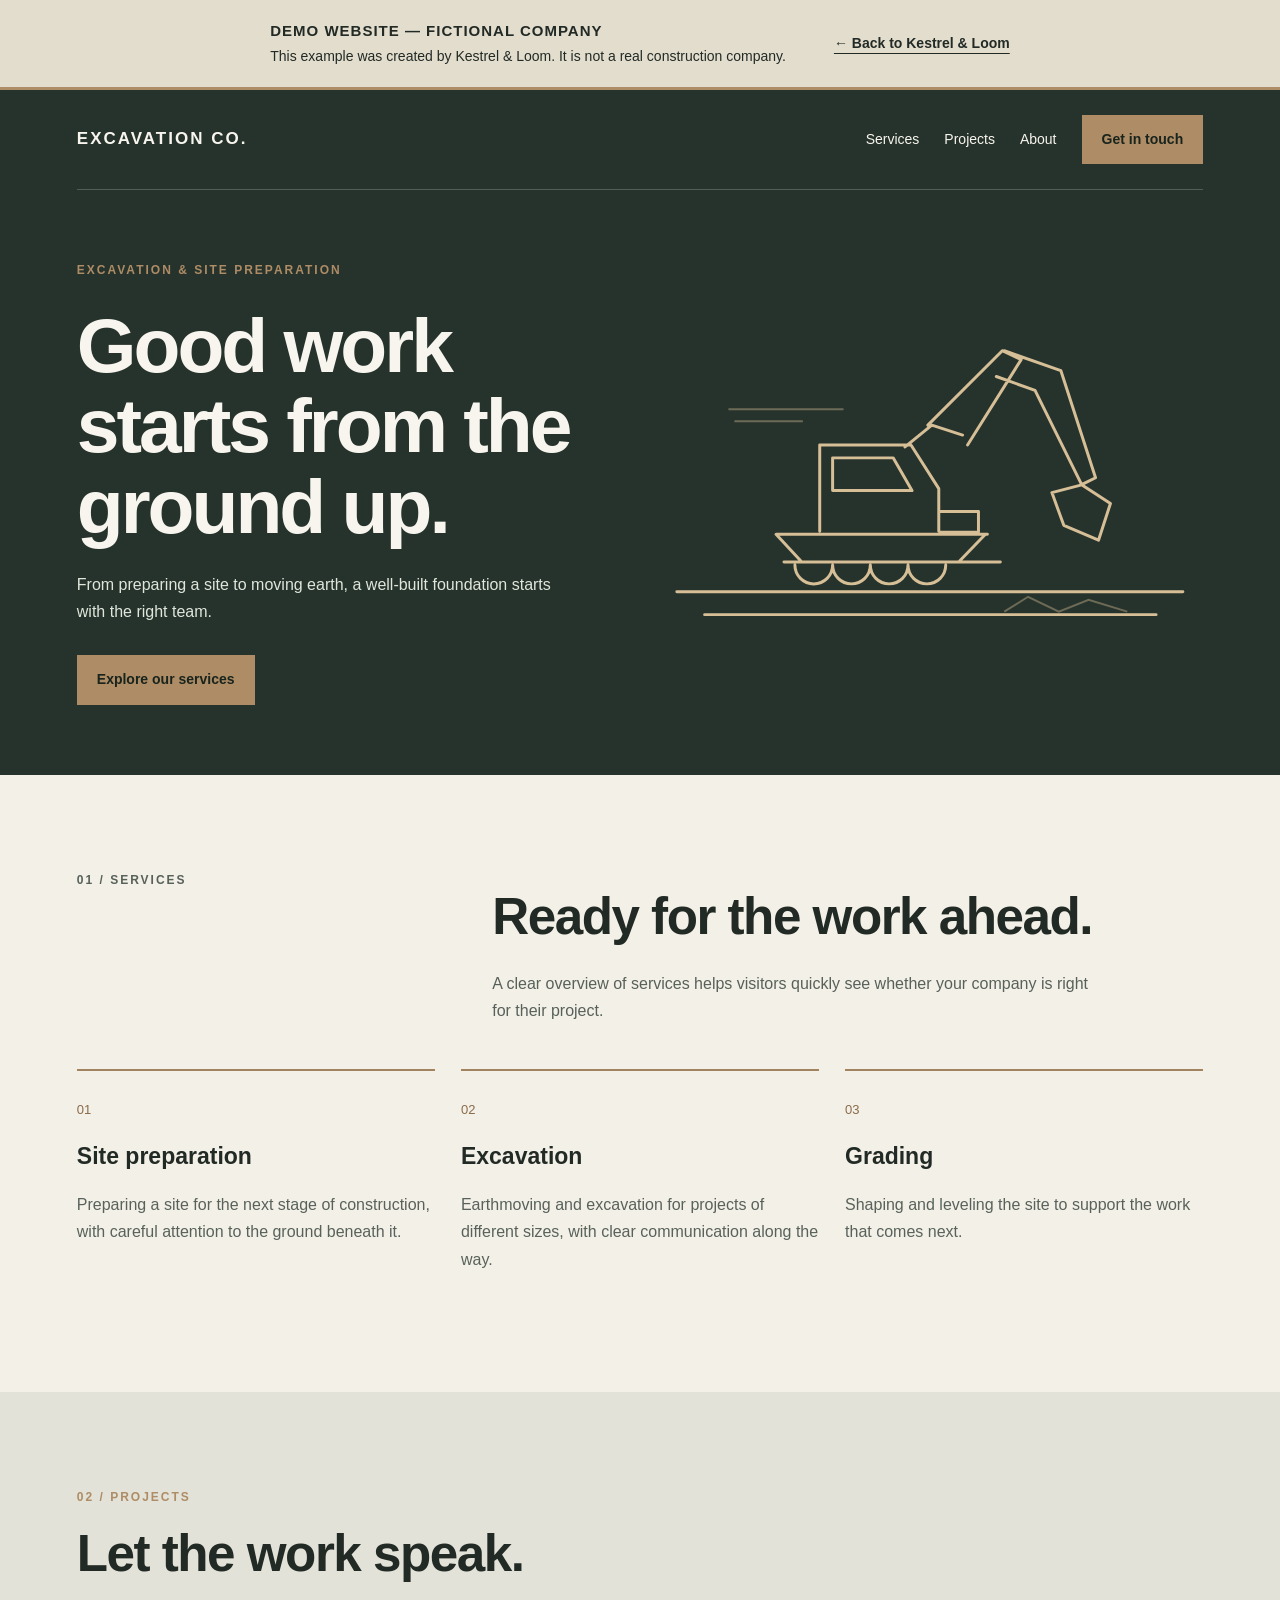
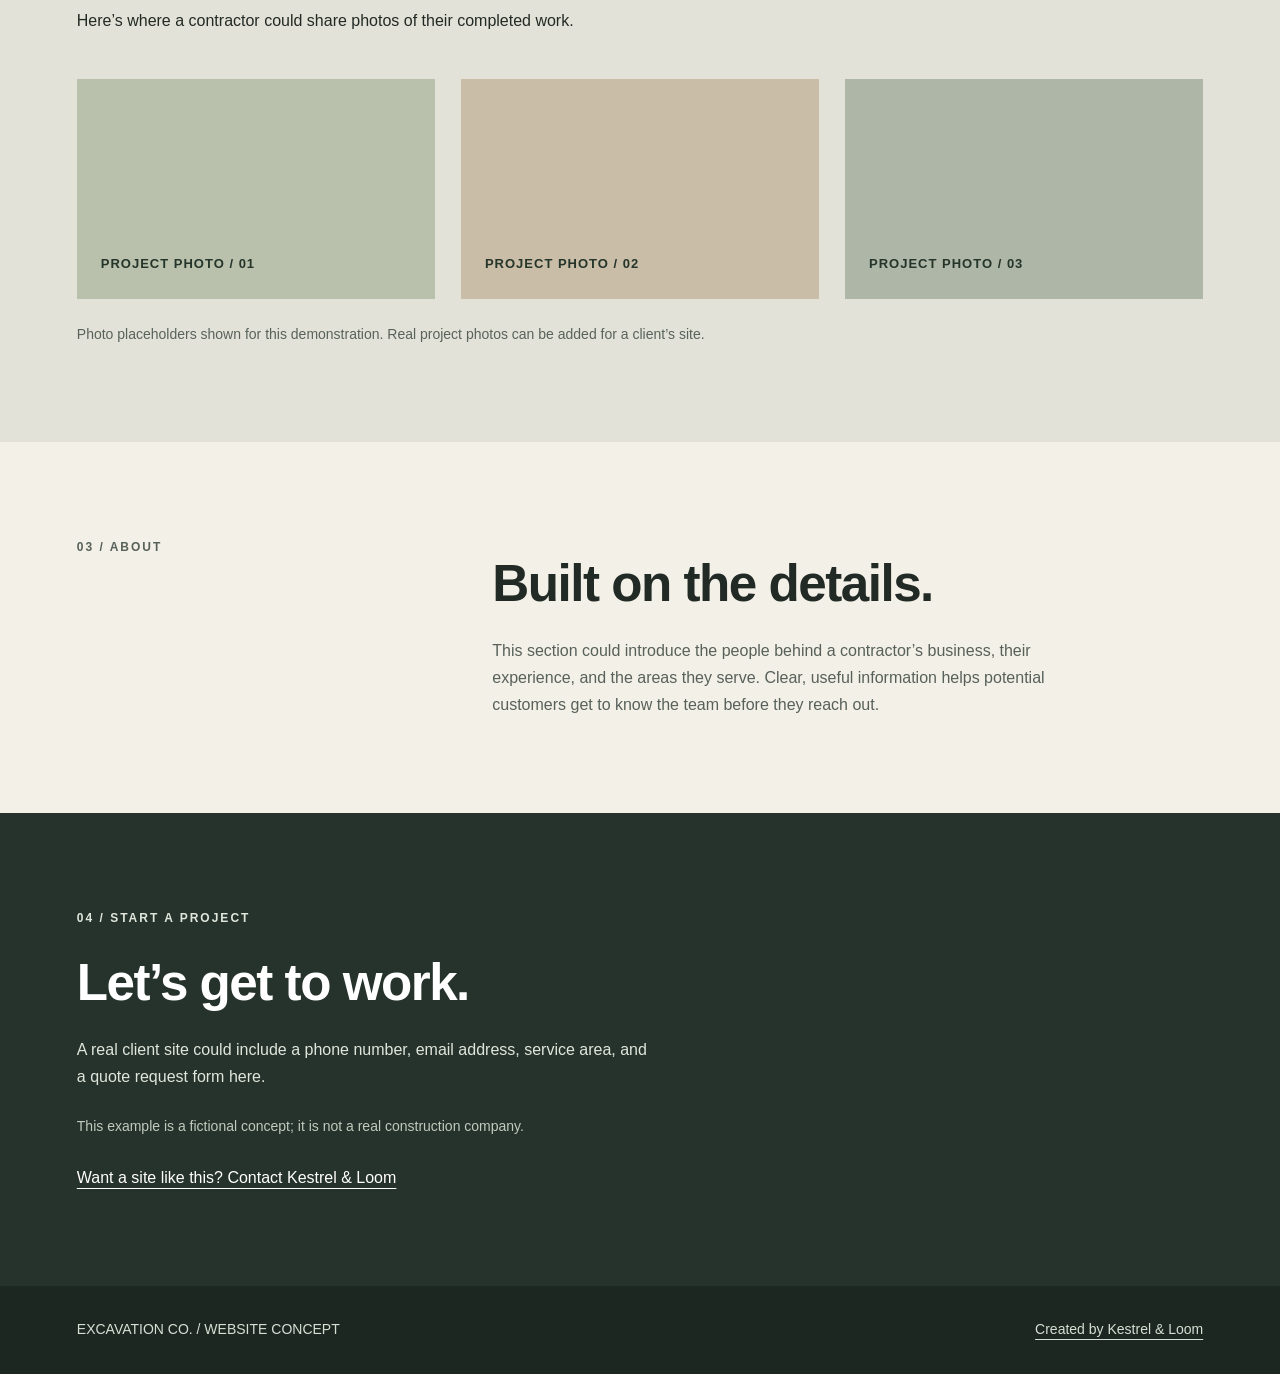
<file: excavation-demo (1).html>
<!doctype html><html lang="en"><head><meta charset="utf-8"><meta name="viewport" content="width=device-width, initial-scale=1"><meta name="description" content="A fictional excavation company website concept by Kestrel & Loom."><title>Excavation Company — Website Concept | Kestrel &amp; Loom</title><style>
:root{--ink:#222a25;--cream:#f3f0e7;--earth:#ae8c65;--muted:#aeb8a9}*{box-sizing:border-box}html{scroll-behavior:smooth}body{margin:0;color:var(--ink);background:var(--cream);font:16px/1.7 Arial,sans-serif}a{color:inherit;text-underline-offset:5px}a:focus-visible{outline:3px solid var(--earth);outline-offset:5px}.wrap{width:min(1200px,88%);margin:auto}.notice{background:#e3ddce;text-align:center;padding:10px 6%;font-size:13px;line-height:1.5}.notice a{font-weight:bold}.hero{background:#26332c;color:#f7f5ee}.nav{display:flex;align-items:center;justify-content:space-between;padding:25px 0;gap:20px;border-bottom:1px solid #ffffff34}.brand{font-size:17px;letter-spacing:2px;font-weight:bold;text-decoration:none}.navlinks{display:flex;gap:25px;align-items:center;font-size:14px}.navlinks a{text-decoration:none}.top-btn,.btn{display:inline-block;padding:13px 20px;background:var(--earth);color:#19241d;text-decoration:none;font-size:14px;font-weight:bold}.hero-content{display:grid;grid-template-columns:1fr 1fr;gap:35px;align-items:center;min-height:530px;padding:70px 0}.eyebrow{text-transform:uppercase;letter-spacing:2px;font-size:12px;font-weight:bold;color:var(--earth)}h1,h2,h3,p{margin:0}h1{font:700 clamp(48px,6vw,80px)/1.05 Arial,sans-serif;letter-spacing:-3px;margin:24px 0}h2{font:700 clamp(34px,4vw,54px)/1.13 Arial,sans-serif;letter-spacing:-1.5px;margin:18px 0 24px}.hero p:not(.eyebrow){color:#e0e6db;max-width:480px;margin-bottom:30px}.machine{width:100%;max-height:440px;color:#d6be97}.machine svg{width:100%;height:auto;display:block}.section{padding:95px 0}.intro{display:grid;grid-template-columns:1fr 2fr;gap:60px}.intro p{max-width:600px;color:#57615a}.grid{display:grid;grid-template-columns:repeat(3,1fr);gap:26px;margin-top:45px}.card{border-top:2px solid #a28560;padding:24px 0}.card span{color:#8a6b49;font-size:13px}.card h3{font-size:23px;margin:15px 0}.card p{color:#58625b}.projects{background:#e3e2d8}.project{min-height:220px;background:#b9c1ad;display:flex;align-items:flex-end;padding:24px;color:#25352a}.project:nth-child(2){background:#c9bda8}.project:nth-child(3){background:#aeb6a8}.project div{font-size:13px;letter-spacing:1px;text-transform:uppercase;font-weight:bold}.project-caption{margin-top:24px;color:#58625b;font-size:14px}.contact{background:#26332c;color:#fff}.contact p{max-width:580px;color:#e0e6db;margin:0 0 25px}.contact .notice-small{font-size:14px;color:#c1cabd}.contact-link{display:inline-block;color:#fff}.footer{background:#1c2721;color:#d6dfd3;padding:32px 0;font-size:14px}.footer .wrap{display:flex;justify-content:space-between;gap:20px;flex-wrap:wrap}@media(max-width:700px){.navlinks a:not(.top-btn){display:none}.navlinks .top-btn{font-size:12px;padding:10px}.brand{font-size:14px}.hero-content,.intro{grid-template-columns:1fr;gap:20px}.hero-content{padding:60px 0;min-height:0}.machine{max-height:300px}.machine svg{max-height:300px}.grid{grid-template-columns:1fr;gap:8px}.section{padding:65px 0}.project{min-height:170px}h1{letter-spacing:-2px}.intro{gap:12px}}@media(prefers-reduced-motion:reduce){html{scroll-behavior:auto}}

.notice{background:#e3ddce;color:#222a25;display:flex;justify-content:center;align-items:center;gap:20px 48px;flex-wrap:wrap;padding:20px 6%;text-align:left;border-bottom:3px solid #ae8c65}.notice div{display:flex;flex-direction:column;gap:3px}.notice strong{font-size:15px;font-weight:800;letter-spacing:1px}.notice span{font-size:14px;line-height:1.5}.notice a{font-size:14px;font-weight:700;white-space:nowrap}@media(max-width:560px){.notice{justify-content:flex-start;gap:12px;padding:17px 6%}.notice strong{font-size:14px}.notice a{white-space:normal}}
</style></head><body><div class="notice" role="note"><div><strong>DEMO WEBSITE — FICTIONAL COMPANY</strong><span>This example was created by Kestrel &amp; Loom. It is not a real construction company.</span></div><a href="index.html">← Back to Kestrel &amp; Loom</a></div><header class="hero"><div class="wrap"><div class="nav"><a class="brand" href="#top">EXCAVATION CO.</a><nav class="navlinks" aria-label="Demo navigation"><a href="#services">Services</a><a href="#projects">Projects</a><a href="#about">About</a><a class="top-btn" href="#contact">Get in touch</a></nav></div><div class="hero-content" id="top"><div><p class="eyebrow">Excavation &amp; site preparation</p><h1>Good work starts from the ground up.</h1><p>From preparing a site to moving earth, a well-built foundation starts with the right team.</p><a class="btn" href="#services">Explore our services</a></div><div class="machine" role="img" aria-label="Line illustration of an excavator"><svg viewBox="0 0 550 340" fill="none" xmlns="http://www.w3.org/2000/svg"><path d="M20 280h510M48 303h455M128 250h218M145 249l-25-27h211l-26 27M124 222h209M164 219v-87h92l28 44v43M177 145h61l19 33h-80v-33ZM285 199h39v21h-39M250 134l27-22 31 10M273 112l75-75 19 9-54 86M350 37l57 20 35 108-14 7-47-95-39-14M428 172l29 19-12 37-35-15-12-33 31-8ZM139 253a19 19 0 1 0 38 0m0 0a19 19 0 1 0 38 0m0 0a19 19 0 1 0 38 0m0 0a19 19 0 1 0 38 0" stroke="currentColor" stroke-width="3" stroke-linecap="round" stroke-linejoin="round"/><path d="M72 96h116M78 108h69M350 300l24-15 31 15 30-12 39 12" stroke="currentColor" stroke-opacity=".4" stroke-width="2"/></svg></div></div></div></header><main><section class="section wrap" id="services"><div class="intro"><p class="eyebrow">01 / Services</p><div><h2>Ready for the work ahead.</h2><p>A clear overview of services helps visitors quickly see whether your company is right for their project.</p></div></div><div class="grid"><article class="card"><span>01</span><h3>Site preparation</h3><p>Preparing a site for the next stage of construction, with careful attention to the ground beneath it.</p></article><article class="card"><span>02</span><h3>Excavation</h3><p>Earthmoving and excavation for projects of different sizes, with clear communication along the way.</p></article><article class="card"><span>03</span><h3>Grading</h3><p>Shaping and leveling the site to support the work that comes next.</p></article></div></section><section class="section projects" id="projects"><div class="wrap"><p class="eyebrow">02 / Projects</p><h2>Let the work speak.</h2><p>Here’s where a contractor could share photos of their completed work.</p><div class="grid"><div class="project"><div>Project photo / 01</div></div><div class="project"><div>Project photo / 02</div></div><div class="project"><div>Project photo / 03</div></div></div><p class="project-caption">Photo placeholders shown for this demonstration. Real project photos can be added for a client’s site.</p></div></section><section class="section wrap" id="about"><div class="intro"><p class="eyebrow">03 / About</p><div><h2>Built on the details.</h2><p>This section could introduce the people behind a contractor’s business, their experience, and the areas they serve. Clear, useful information helps potential customers get to know the team before they reach out.</p></div></div></section><section class="section contact" id="contact"><div class="wrap"><p class="eyebrow">04 / Start a project</p><h2>Let’s get to work.</h2><p>A real client site could include a phone number, email address, service area, and a quote request form here.</p><p class="notice-small">This example is a fictional concept; it is not a real construction company.</p><a class="contact-link" href="index.html#contact">Want a site like this? Contact Kestrel &amp; Loom</a></div></section></main><footer class="footer"><div class="wrap"><span>EXCAVATION CO. / WEBSITE CONCEPT</span><a href="index.html">Created by Kestrel &amp; Loom</a></div></footer></body></html>
</file>
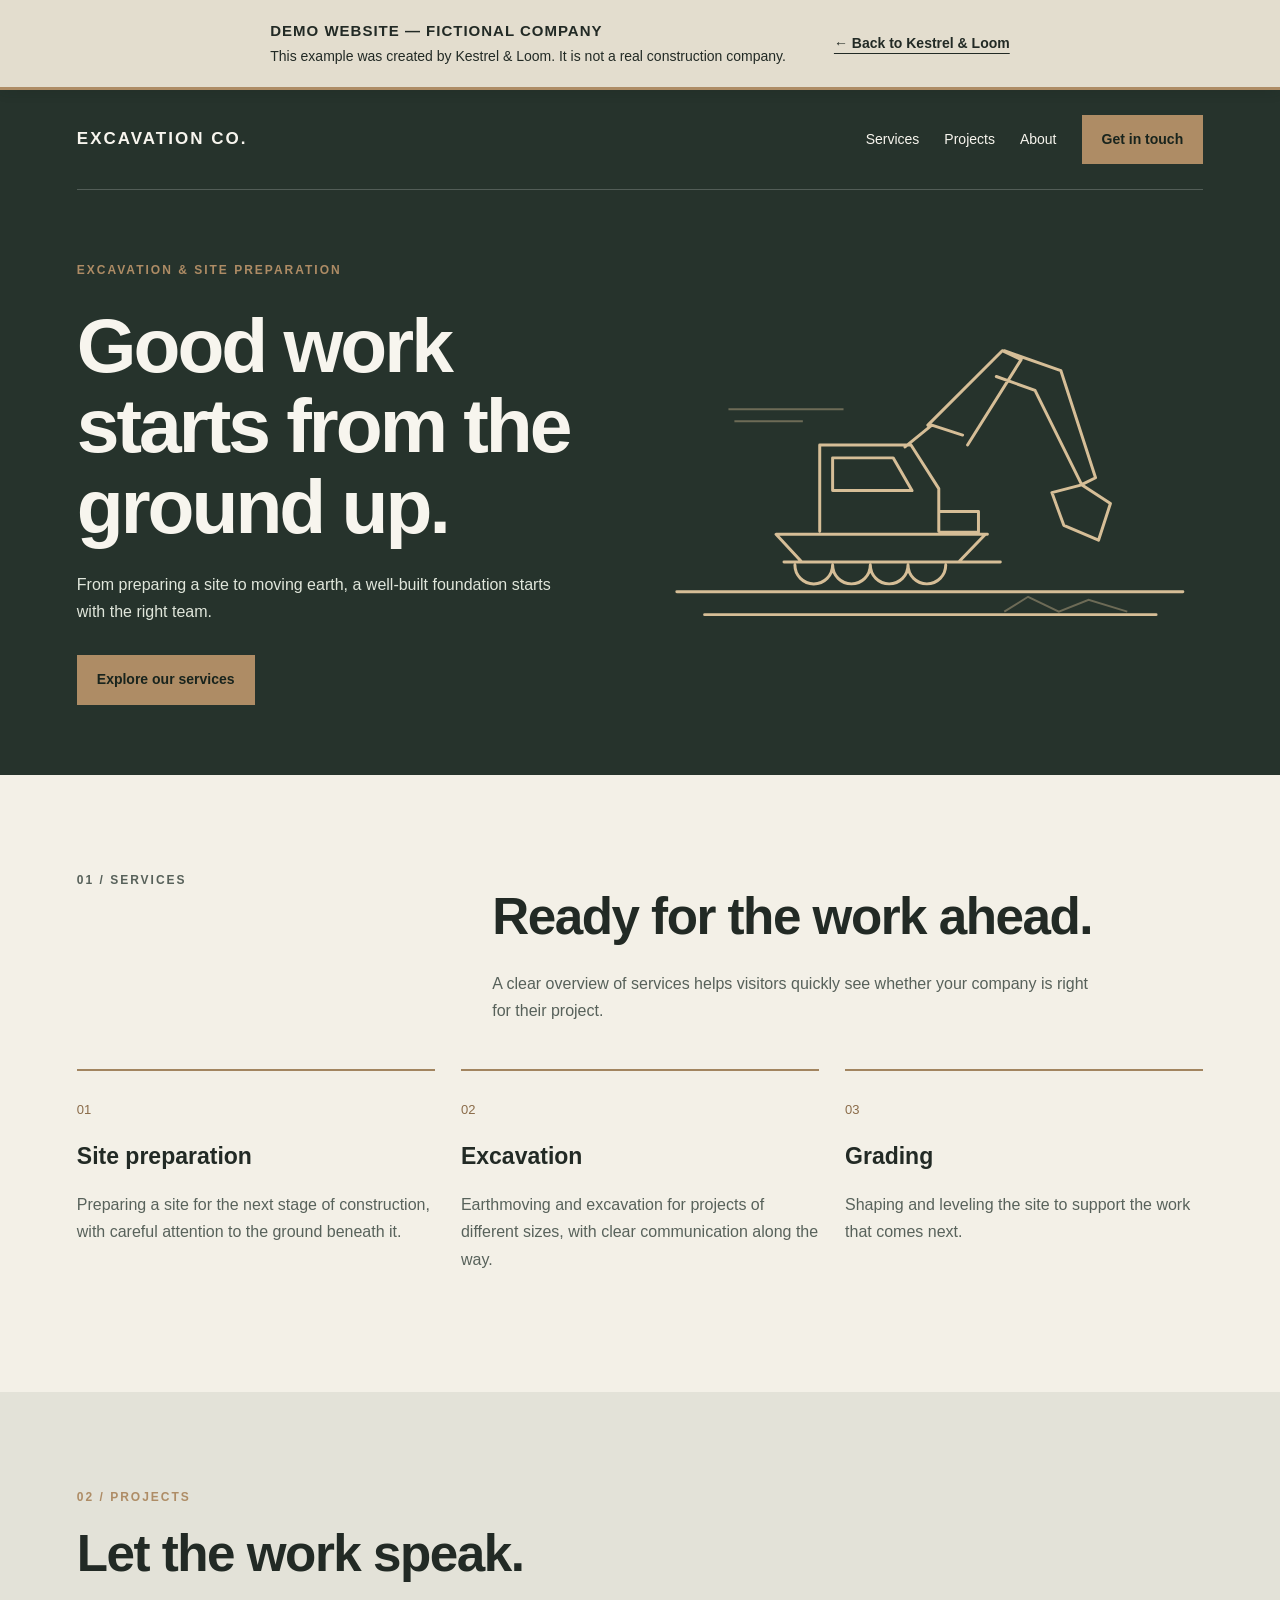
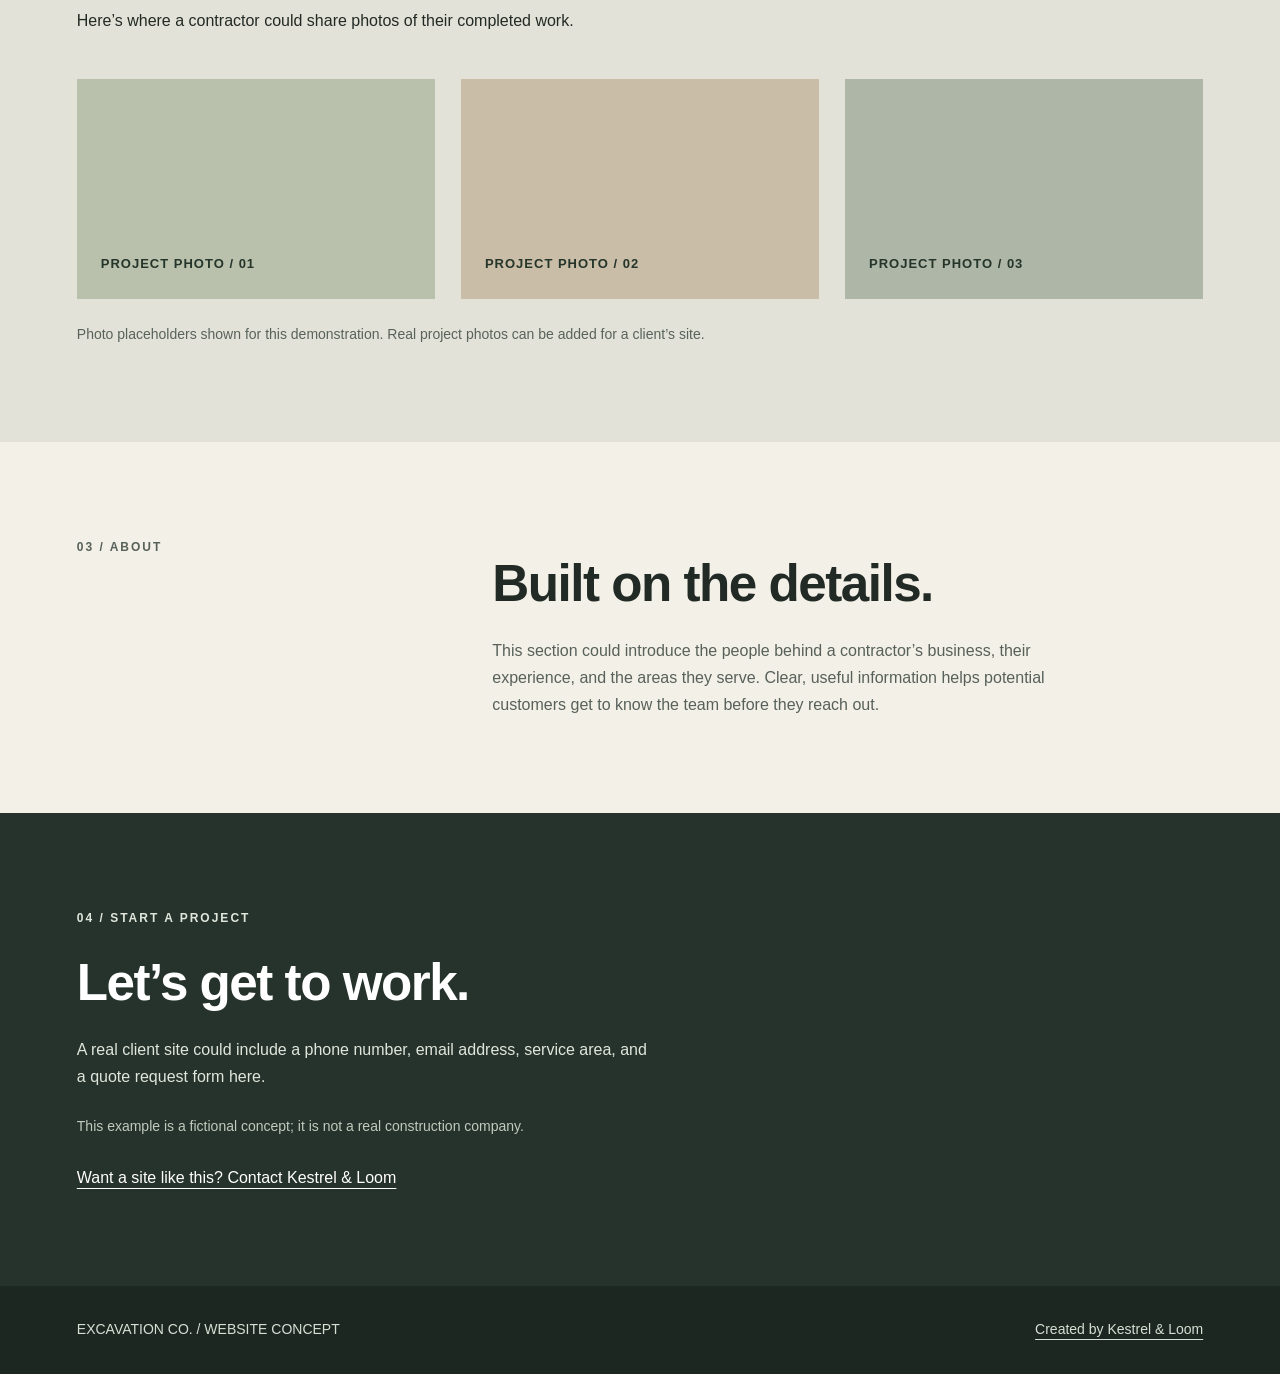
<file: excavation-demo (2).html>
<!doctype html><html lang="en"><head><meta charset="utf-8"><meta name="viewport" content="width=device-width, initial-scale=1"><meta name="description" content="A fictional excavation company website concept by Kestrel & Loom."><title>Excavation Company — Website Concept | Kestrel &amp; Loom</title><style>
:root{--ink:#222a25;--cream:#f3f0e7;--earth:#ae8c65;--muted:#aeb8a9}*{box-sizing:border-box}html{scroll-behavior:smooth}body{margin:0;color:var(--ink);background:var(--cream);font:16px/1.7 Arial,sans-serif}a{color:inherit;text-underline-offset:5px}a:focus-visible{outline:3px solid var(--earth);outline-offset:5px}.wrap{width:min(1200px,88%);margin:auto}.notice{background:#e3ddce;text-align:center;padding:10px 6%;font-size:13px;line-height:1.5}.notice a{font-weight:bold}.hero{background:#26332c;color:#f7f5ee}.nav{display:flex;align-items:center;justify-content:space-between;padding:25px 0;gap:20px;border-bottom:1px solid #ffffff34}.brand{font-size:17px;letter-spacing:2px;font-weight:bold;text-decoration:none}.navlinks{display:flex;gap:25px;align-items:center;font-size:14px}.navlinks a{text-decoration:none}.top-btn,.btn{display:inline-block;padding:13px 20px;background:var(--earth);color:#19241d;text-decoration:none;font-size:14px;font-weight:bold}.hero-content{display:grid;grid-template-columns:1fr 1fr;gap:35px;align-items:center;min-height:530px;padding:70px 0}.eyebrow{text-transform:uppercase;letter-spacing:2px;font-size:12px;font-weight:bold;color:var(--earth)}h1,h2,h3,p{margin:0}h1{font:700 clamp(48px,6vw,80px)/1.05 Arial,sans-serif;letter-spacing:-3px;margin:24px 0}h2{font:700 clamp(34px,4vw,54px)/1.13 Arial,sans-serif;letter-spacing:-1.5px;margin:18px 0 24px}.hero p:not(.eyebrow){color:#e0e6db;max-width:480px;margin-bottom:30px}.machine{width:100%;max-height:440px;color:#d6be97}.machine svg{width:100%;height:auto;display:block}.section{padding:95px 0}.intro{display:grid;grid-template-columns:1fr 2fr;gap:60px}.intro p{max-width:600px;color:#57615a}.grid{display:grid;grid-template-columns:repeat(3,1fr);gap:26px;margin-top:45px}.card{border-top:2px solid #a28560;padding:24px 0}.card span{color:#8a6b49;font-size:13px}.card h3{font-size:23px;margin:15px 0}.card p{color:#58625b}.projects{background:#e3e2d8}.project{min-height:220px;background:#b9c1ad;display:flex;align-items:flex-end;padding:24px;color:#25352a}.project:nth-child(2){background:#c9bda8}.project:nth-child(3){background:#aeb6a8}.project div{font-size:13px;letter-spacing:1px;text-transform:uppercase;font-weight:bold}.project-caption{margin-top:24px;color:#58625b;font-size:14px}.contact{background:#26332c;color:#fff}.contact p{max-width:580px;color:#e0e6db;margin:0 0 25px}.contact .notice-small{font-size:14px;color:#c1cabd}.contact-link{display:inline-block;color:#fff}.footer{background:#1c2721;color:#d6dfd3;padding:32px 0;font-size:14px}.footer .wrap{display:flex;justify-content:space-between;gap:20px;flex-wrap:wrap}@media(max-width:700px){.navlinks a:not(.top-btn){display:none}.navlinks .top-btn{font-size:12px;padding:10px}.brand{font-size:14px}.hero-content,.intro{grid-template-columns:1fr;gap:20px}.hero-content{padding:60px 0;min-height:0}.machine{max-height:300px}.machine svg{max-height:300px}.grid{grid-template-columns:1fr;gap:8px}.section{padding:65px 0}.project{min-height:170px}h1{letter-spacing:-2px}.intro{gap:12px}}@media(prefers-reduced-motion:reduce){html{scroll-behavior:auto}}

.notice{background:#e3ddce;color:#222a25;display:flex;justify-content:center;align-items:center;gap:20px 48px;flex-wrap:wrap;padding:20px 6%;text-align:left;border-bottom:3px solid #ae8c65}.notice div{display:flex;flex-direction:column;gap:3px}.notice strong{font-size:15px;font-weight:800;letter-spacing:1px}.notice span{font-size:14px;line-height:1.5}.notice a{font-size:14px;font-weight:700;white-space:nowrap}@media(max-width:560px){.notice{justify-content:flex-start;gap:12px;padding:17px 6%}.notice strong{font-size:14px}.notice a{white-space:normal}}

/* Keep the fictional demo label visible while browsing. */
.notice{position:sticky;top:0;z-index:100;box-shadow:0 3px 10px #17201924}
@media(max-width:560px){.notice{gap:6px 14px;padding:10px 6%}.notice strong{font-size:13px}.notice span,.notice a{font-size:13px;line-height:1.35}}
</style></head><body><div class="notice" role="note"><div><strong>DEMO WEBSITE — FICTIONAL COMPANY</strong><span>This example was created by Kestrel &amp; Loom. It is not a real construction company.</span></div><a href="index.html">← Back to Kestrel &amp; Loom</a></div><header class="hero"><div class="wrap"><div class="nav"><a class="brand" href="#top">EXCAVATION CO.</a><nav class="navlinks" aria-label="Demo navigation"><a href="#services">Services</a><a href="#projects">Projects</a><a href="#about">About</a><a class="top-btn" href="#contact">Get in touch</a></nav></div><div class="hero-content" id="top"><div><p class="eyebrow">Excavation &amp; site preparation</p><h1>Good work starts from the ground up.</h1><p>From preparing a site to moving earth, a well-built foundation starts with the right team.</p><a class="btn" href="#services">Explore our services</a></div><div class="machine" role="img" aria-label="Line illustration of an excavator"><svg viewBox="0 0 550 340" fill="none" xmlns="http://www.w3.org/2000/svg"><path d="M20 280h510M48 303h455M128 250h218M145 249l-25-27h211l-26 27M124 222h209M164 219v-87h92l28 44v43M177 145h61l19 33h-80v-33ZM285 199h39v21h-39M250 134l27-22 31 10M273 112l75-75 19 9-54 86M350 37l57 20 35 108-14 7-47-95-39-14M428 172l29 19-12 37-35-15-12-33 31-8ZM139 253a19 19 0 1 0 38 0m0 0a19 19 0 1 0 38 0m0 0a19 19 0 1 0 38 0m0 0a19 19 0 1 0 38 0" stroke="currentColor" stroke-width="3" stroke-linecap="round" stroke-linejoin="round"/><path d="M72 96h116M78 108h69M350 300l24-15 31 15 30-12 39 12" stroke="currentColor" stroke-opacity=".4" stroke-width="2"/></svg></div></div></div></header><main><section class="section wrap" id="services"><div class="intro"><p class="eyebrow">01 / Services</p><div><h2>Ready for the work ahead.</h2><p>A clear overview of services helps visitors quickly see whether your company is right for their project.</p></div></div><div class="grid"><article class="card"><span>01</span><h3>Site preparation</h3><p>Preparing a site for the next stage of construction, with careful attention to the ground beneath it.</p></article><article class="card"><span>02</span><h3>Excavation</h3><p>Earthmoving and excavation for projects of different sizes, with clear communication along the way.</p></article><article class="card"><span>03</span><h3>Grading</h3><p>Shaping and leveling the site to support the work that comes next.</p></article></div></section><section class="section projects" id="projects"><div class="wrap"><p class="eyebrow">02 / Projects</p><h2>Let the work speak.</h2><p>Here’s where a contractor could share photos of their completed work.</p><div class="grid"><div class="project"><div>Project photo / 01</div></div><div class="project"><div>Project photo / 02</div></div><div class="project"><div>Project photo / 03</div></div></div><p class="project-caption">Photo placeholders shown for this demonstration. Real project photos can be added for a client’s site.</p></div></section><section class="section wrap" id="about"><div class="intro"><p class="eyebrow">03 / About</p><div><h2>Built on the details.</h2><p>This section could introduce the people behind a contractor’s business, their experience, and the areas they serve. Clear, useful information helps potential customers get to know the team before they reach out.</p></div></div></section><section class="section contact" id="contact"><div class="wrap"><p class="eyebrow">04 / Start a project</p><h2>Let’s get to work.</h2><p>A real client site could include a phone number, email address, service area, and a quote request form here.</p><p class="notice-small">This example is a fictional concept; it is not a real construction company.</p><a class="contact-link" href="index.html#contact">Want a site like this? Contact Kestrel &amp; Loom</a></div></section></main><footer class="footer"><div class="wrap"><span>EXCAVATION CO. / WEBSITE CONCEPT</span><a href="index.html">Created by Kestrel &amp; Loom</a></div></footer></body></html>
</file>
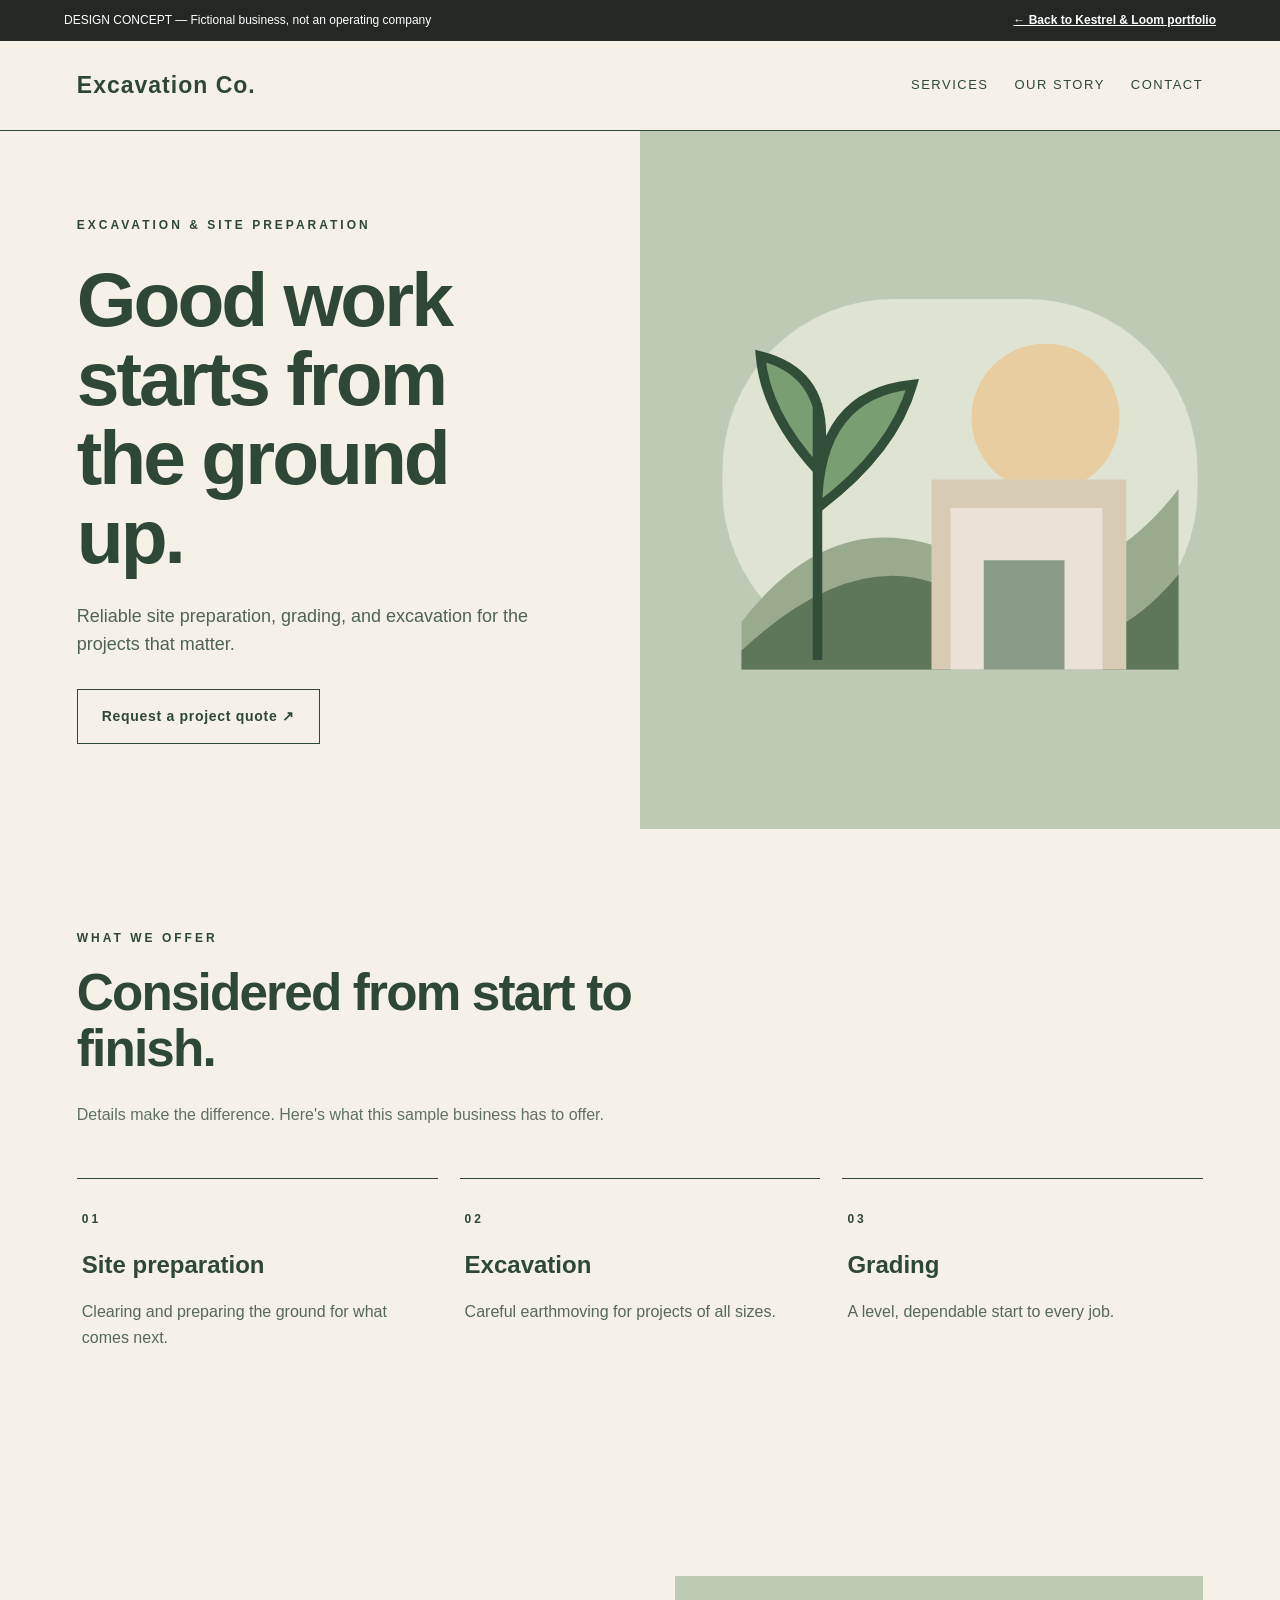
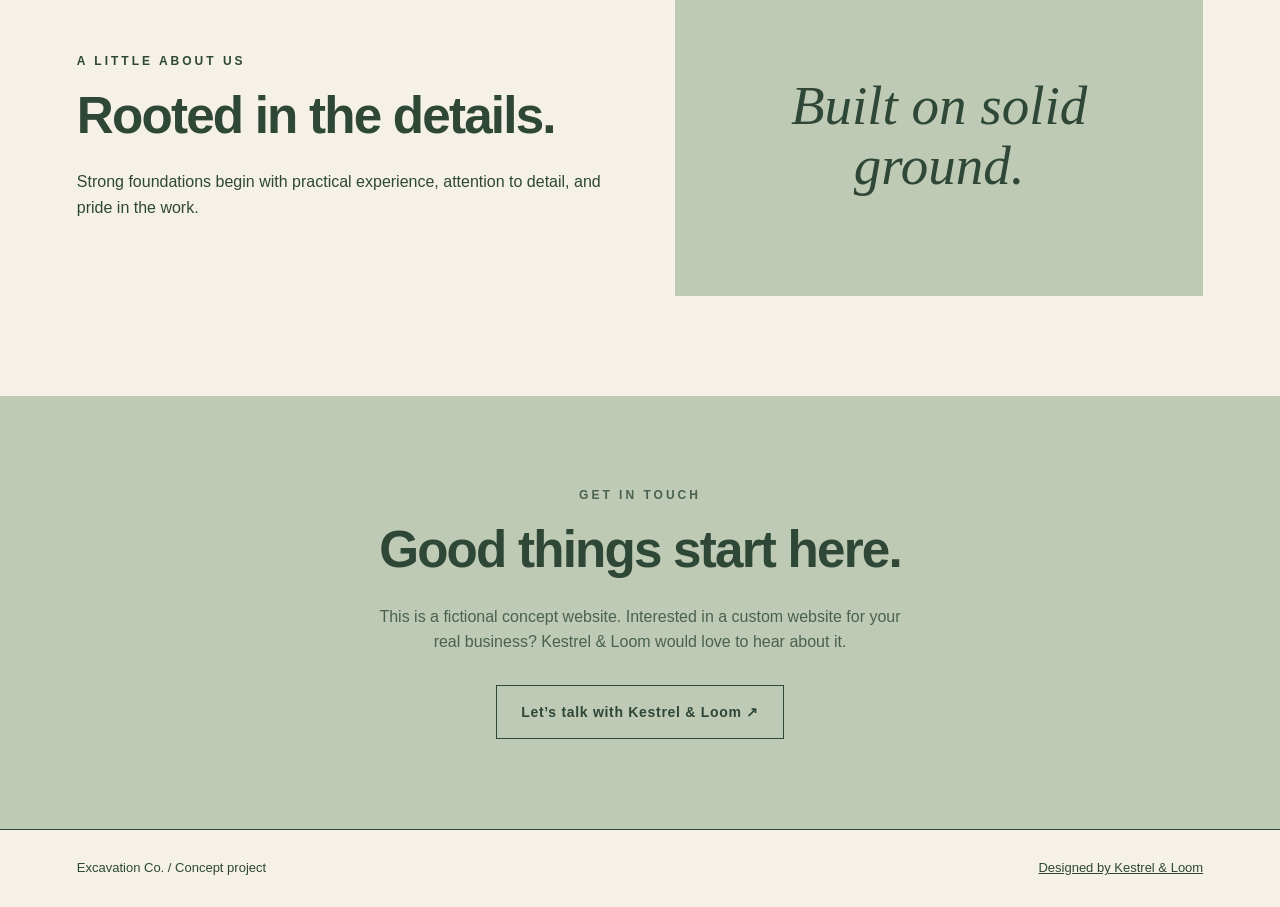
<file: excavation-demo.html>
<!doctype html><html lang="en"><head><meta charset="utf-8"><meta name="viewport" content="width=device-width,initial-scale=1"><meta name="description" content="Excavation Co. — fictional website concept by Kestrel & Loom"><title>Excavation Co. — Website Concept</title><link rel="stylesheet" href="demo.css"><style>body{background:#f5f1e7;color:#2e4737}.hero-art{background:#becab4}.panel{background:#becab4}.closing{background:#becab4}</style></head><body>
<div class="concept"><span>DESIGN CONCEPT — Fictional business, not an operating company</span><a href="portfolio.html">← Back to Kestrel &amp; Loom portfolio</a></div>
<header class="site-header"><div class="container"><a class="wordmark" href="#top">Excavation Co.</a><nav aria-label="Demo navigation"><a href="#services">Services</a><a href="#about">Our story</a><a href="#contact">Contact</a></nav></div></header>
<main id="top"><section class="hero"><div class="hero-copy"><p class="eyebrow">EXCAVATION &amp; SITE PREPARATION</p><h1>Good work starts from the ground up.</h1><p>Reliable site preparation, grading, and excavation for the projects that matter.</p><a class="action" href="#contact">Request a project quote ↗</a></div><div class="hero-art"><svg viewBox="0 0 600 500" role="img" aria-label="Abstract illustration of landscaped terraces"><rect x="50" y="60" width="500" height="380" rx="180" fill="#dfe4d2"/><path d="M70 400Q170 270 300 330T530 260V450H70Z" fill="#9aaa8c"/><path d="M70 430Q210 300 320 385T530 350V450H70Z" fill="#5e7759"/><path d="M150 440V170M150 240Q95 180 90 120Q170 140 150 240M150 280Q230 220 250 150Q150 160 150 280" stroke="#314e38" stroke-width="10" fill="#789e72"/><circle cx="390" cy="185" r="78" fill="#e7cda0"/><path d="M270 450V250H475V450" fill="#d8cbb4"/><path d="M290 450V280H450V450" fill="#eae2d4"/><path d="M325 450V335H410V450" fill="#899b86"/></svg></div></section>
<section class="section container" id="services"><div class="section-head"><p class="eyebrow">What we offer</p><h2>Considered from start to finish.</h2><p>Details make the difference. Here's what this sample business has to offer.</p></div><div class="tiles"><article class="tile"><span class="eyebrow">01</span><h3>Site preparation</h3><p>Clearing and preparing the ground for what comes next.</p></article><article class="tile"><span class="eyebrow">02</span><h3>Excavation</h3><p>Careful earthmoving for projects of all sizes.</p></article><article class="tile"><span class="eyebrow">03</span><h3>Grading</h3><p>A level, dependable start to every job.</p></article></div></section>
<section class="section container split" id="about"><div><p class="eyebrow">A little about us</p><h2>Rooted in the details.</h2><p>Strong foundations begin with practical experience, attention to detail, and pride in the work.</p></div><div class="panel">Built on solid ground.</div></section>
<section class="closing" id="contact"><div class="container"><p class="eyebrow">Get in touch</p><h2>Good things start here.</h2><p>This is a fictional concept website. Interested in a custom website for your real business? Kestrel &amp; Loom would love to hear about it.</p><a class="action" href="index.html#contact">Let’s talk with Kestrel &amp; Loom ↗</a></div></section></main>
<footer class="demo-footer"><div class="container"><span>Excavation Co. / Concept project</span><a href="portfolio.html">Designed by Kestrel &amp; Loom</a></div></footer></body></html>
</file>
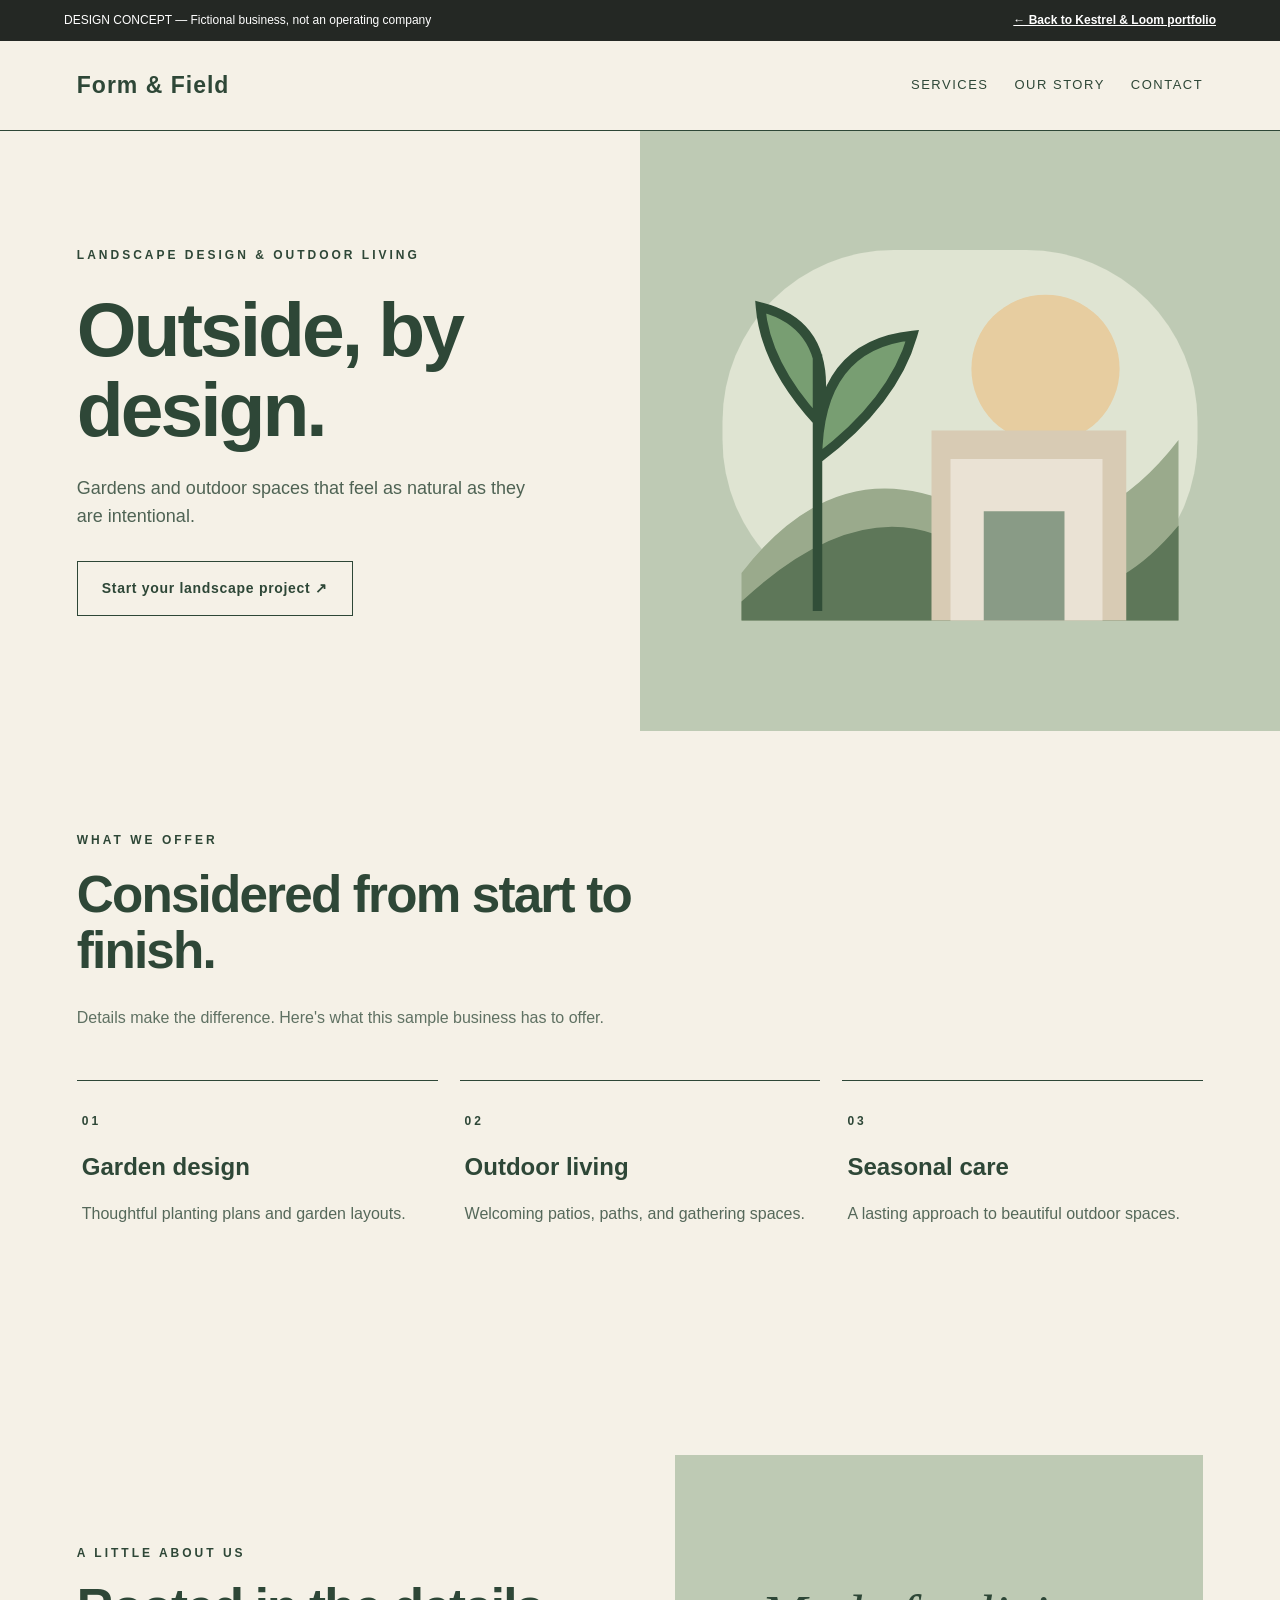
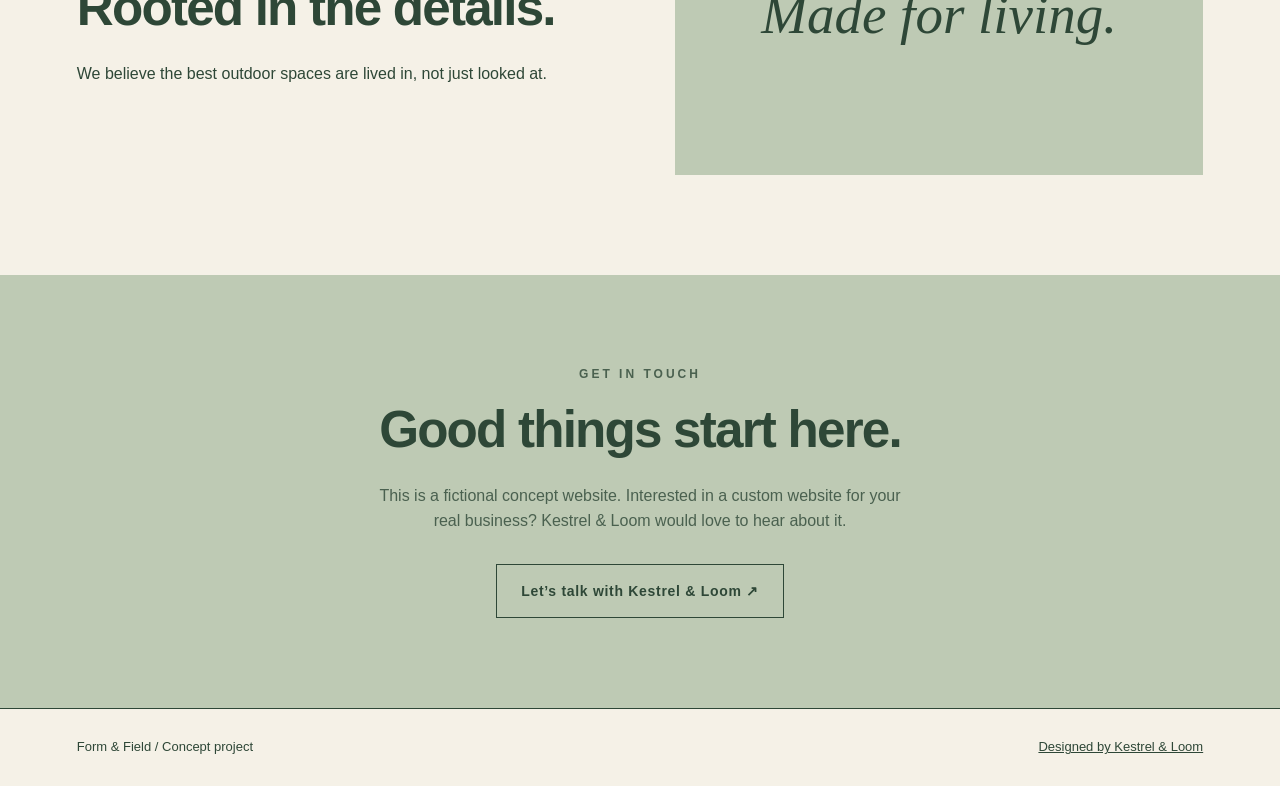
<file: form-and-field.html>
<!doctype html><html lang="en"><head><meta charset="utf-8"><meta name="viewport" content="width=device-width,initial-scale=1"><meta name="description" content="Form &amp; Field — fictional website concept by Kestrel & Loom"><title>Form &amp; Field — Website Concept</title><link rel="stylesheet" href="demo.css"><style>body{background:#f5f1e7;color:#2e4737}.hero-art{background:#becab4}.panel{background:#becab4}.closing{background:#becab4}</style></head><body>
<div class="concept"><span>DESIGN CONCEPT — Fictional business, not an operating company</span><a href="portfolio.html">← Back to Kestrel &amp; Loom portfolio</a></div>
<header class="site-header"><div class="container"><a class="wordmark" href="#top">Form &amp; Field</a><nav aria-label="Demo navigation"><a href="#services">Services</a><a href="#about">Our story</a><a href="#contact">Contact</a></nav></div></header>
<main id="top"><section class="hero"><div class="hero-copy"><p class="eyebrow">LANDSCAPE DESIGN &amp; OUTDOOR LIVING</p><h1>Outside, by design.</h1><p>Gardens and outdoor spaces that feel as natural as they are intentional.</p><a class="action" href="#contact">Start your landscape project ↗</a></div><div class="hero-art"><svg viewBox="0 0 600 500" role="img" aria-label="Abstract illustration of landscaped terraces"><rect x="50" y="60" width="500" height="380" rx="180" fill="#dfe4d2"/><path d="M70 400Q170 270 300 330T530 260V450H70Z" fill="#9aaa8c"/><path d="M70 430Q210 300 320 385T530 350V450H70Z" fill="#5e7759"/><path d="M150 440V170M150 240Q95 180 90 120Q170 140 150 240M150 280Q230 220 250 150Q150 160 150 280" stroke="#314e38" stroke-width="10" fill="#789e72"/><circle cx="390" cy="185" r="78" fill="#e7cda0"/><path d="M270 450V250H475V450" fill="#d8cbb4"/><path d="M290 450V280H450V450" fill="#eae2d4"/><path d="M325 450V335H410V450" fill="#899b86"/></svg></div></section>
<section class="section container" id="services"><div class="section-head"><p class="eyebrow">What we offer</p><h2>Considered from start to finish.</h2><p>Details make the difference. Here's what this sample business has to offer.</p></div><div class="tiles"><article class="tile"><span class="eyebrow">01</span><h3>Garden design</h3><p>Thoughtful planting plans and garden layouts.</p></article><article class="tile"><span class="eyebrow">02</span><h3>Outdoor living</h3><p>Welcoming patios, paths, and gathering spaces.</p></article><article class="tile"><span class="eyebrow">03</span><h3>Seasonal care</h3><p>A lasting approach to beautiful outdoor spaces.</p></article></div></section>
<section class="section container split" id="about"><div><p class="eyebrow">A little about us</p><h2>Rooted in the details.</h2><p>We believe the best outdoor spaces are lived in, not just looked at.</p></div><div class="panel">Made for living.</div></section>
<section class="closing" id="contact"><div class="container"><p class="eyebrow">Get in touch</p><h2>Good things start here.</h2><p>This is a fictional concept website. Interested in a custom website for your real business? Kestrel &amp; Loom would love to hear about it.</p><a class="action" href="index.html#contact">Let’s talk with Kestrel &amp; Loom ↗</a></div></section></main>
<footer class="demo-footer"><div class="container"><span>Form &amp; Field / Concept project</span><a href="portfolio.html">Designed by Kestrel &amp; Loom</a></div></footer></body></html>
</file>
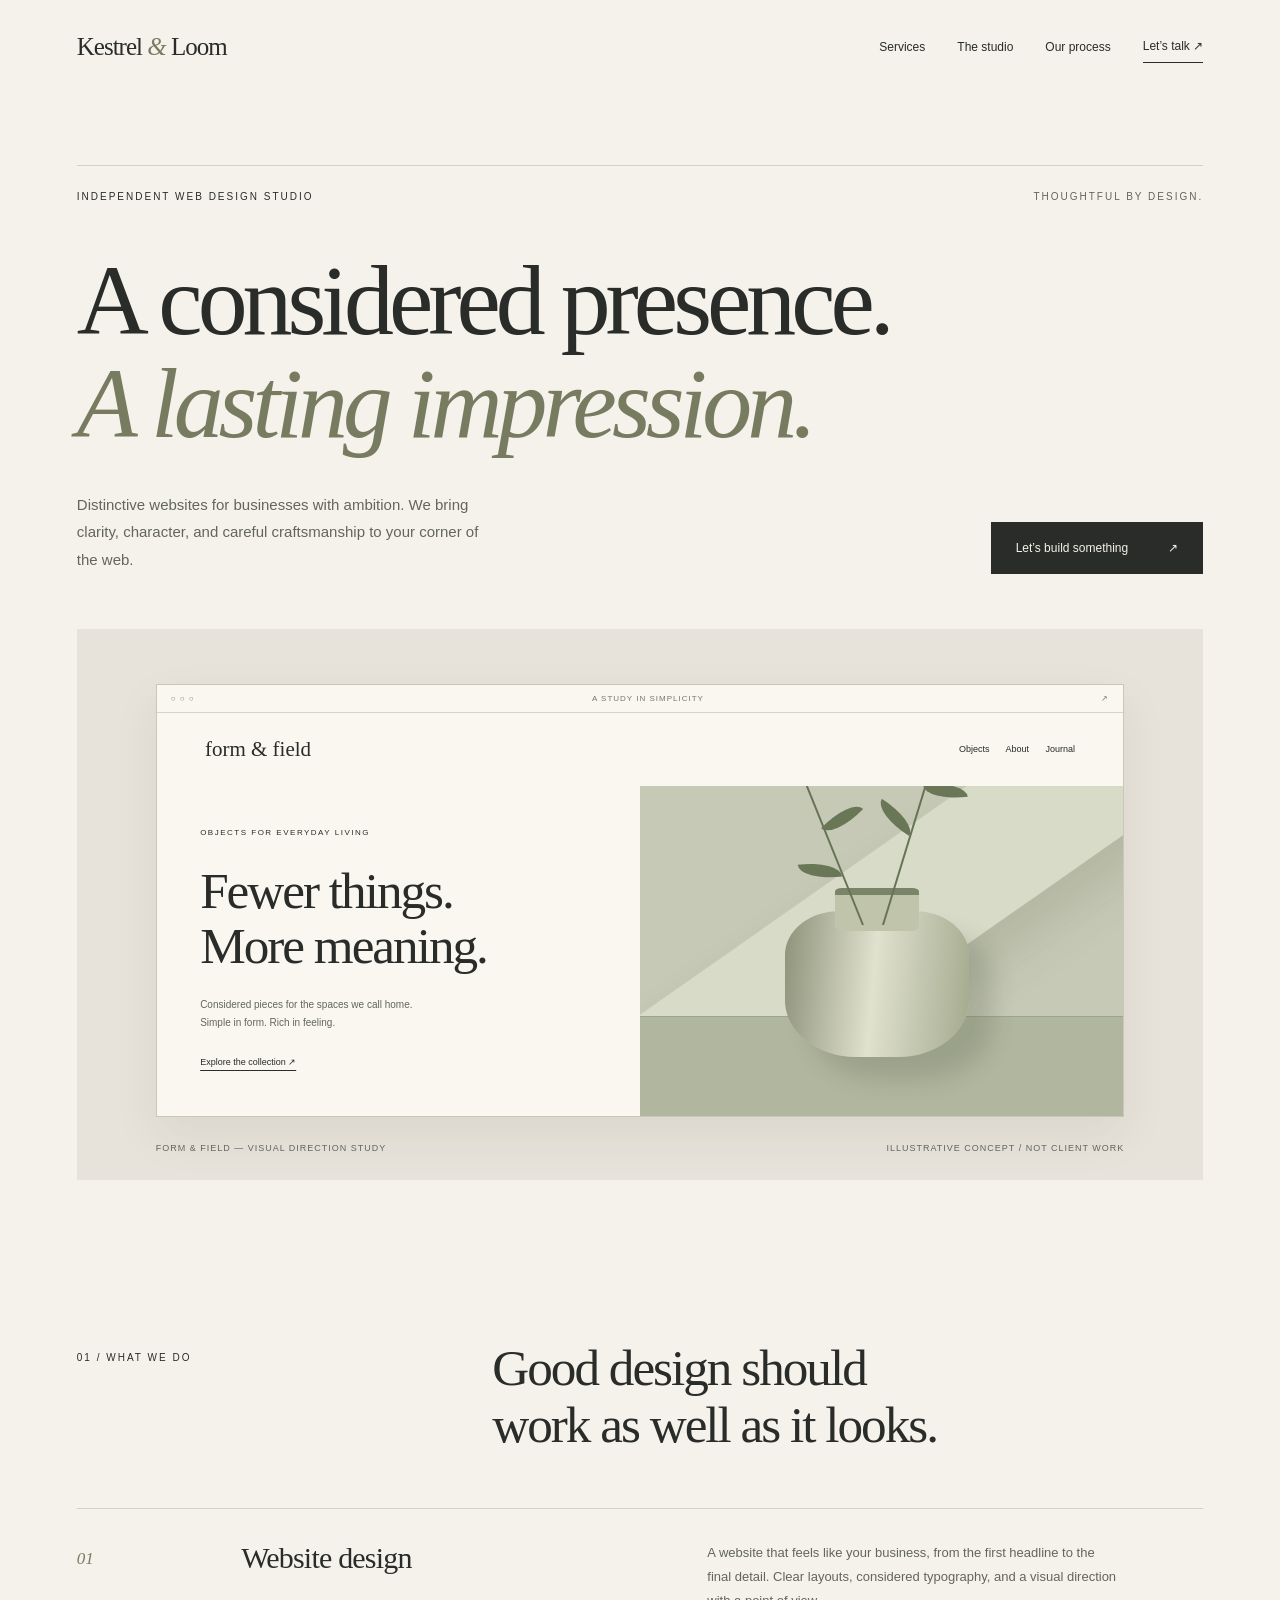
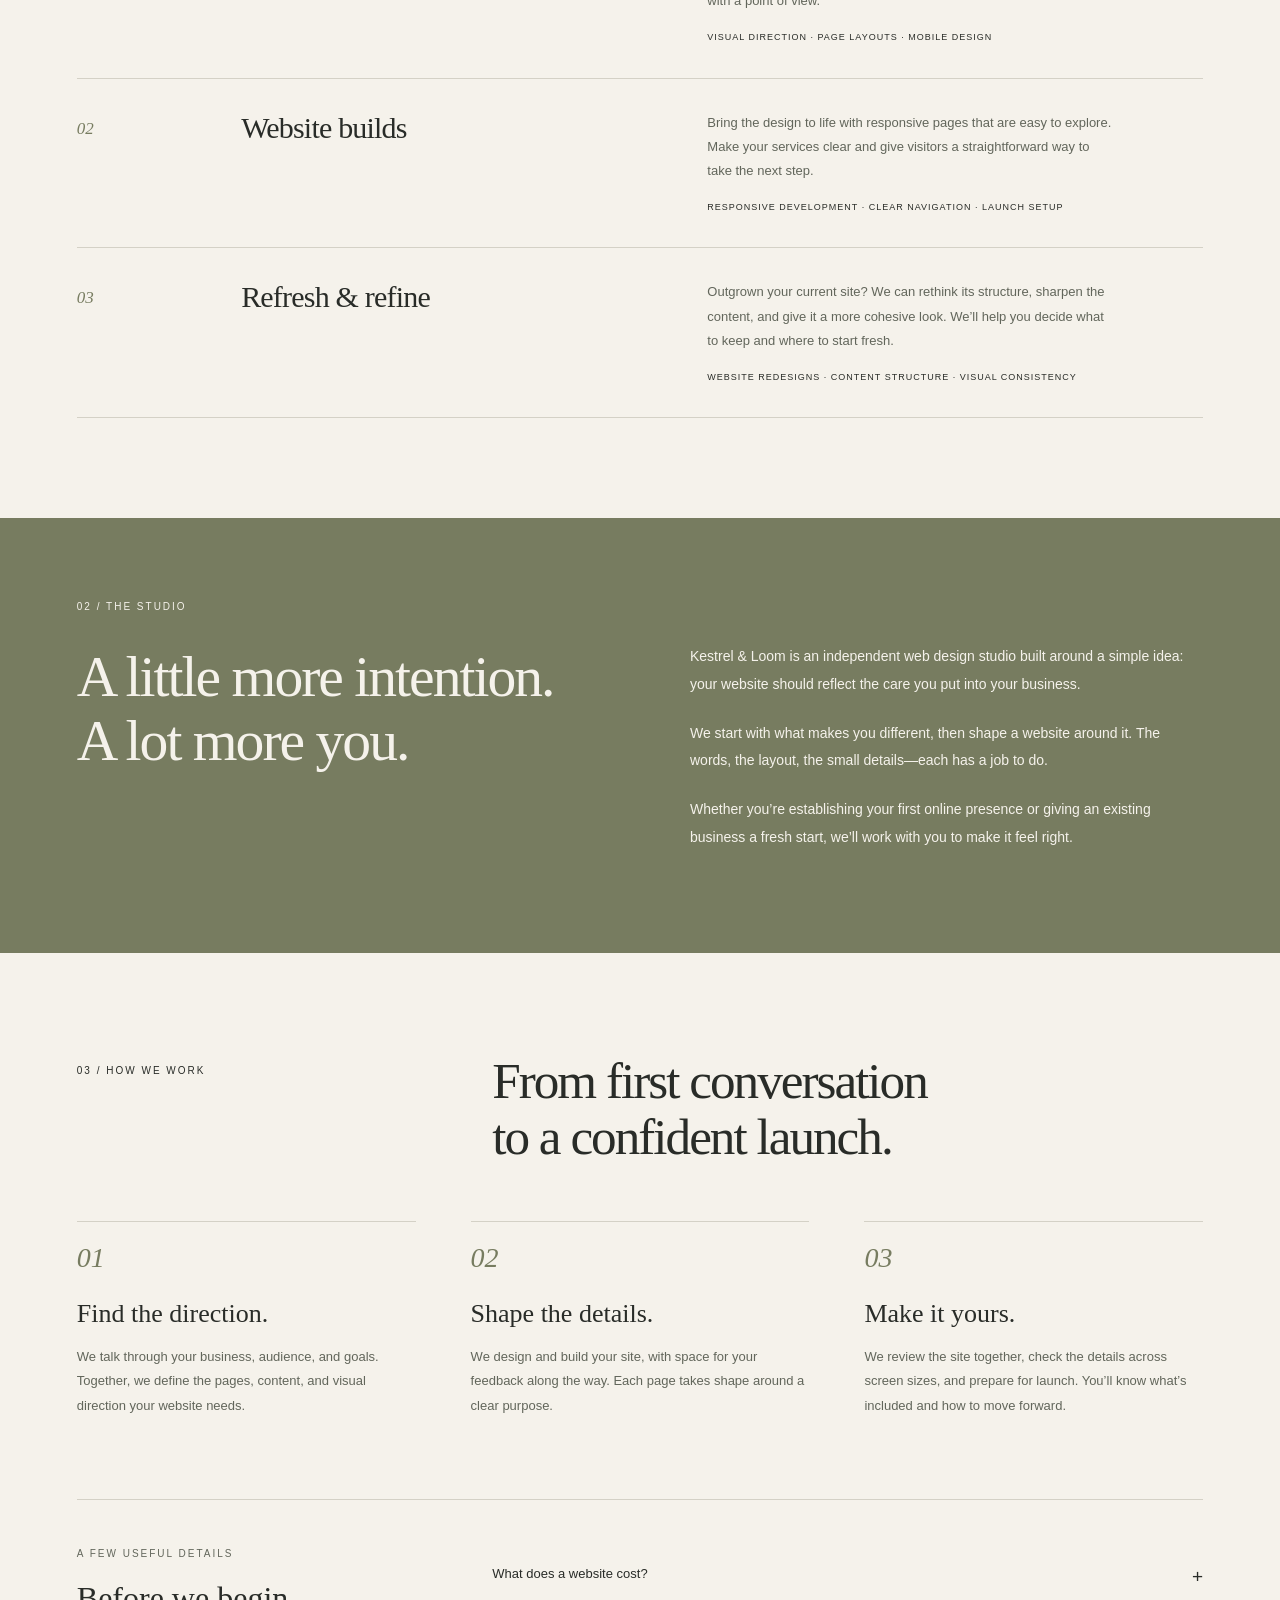
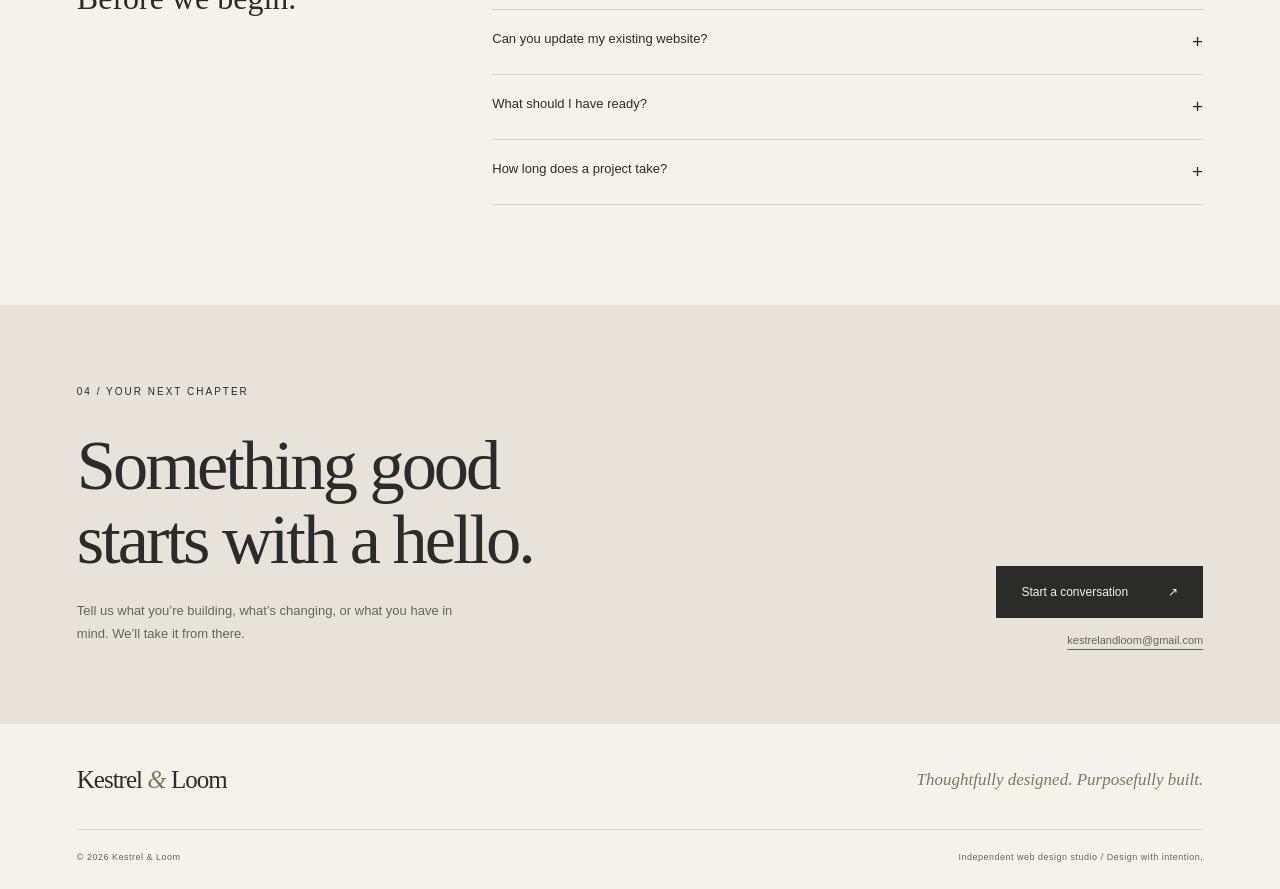
<file: index (1).html>
<!doctype html>
<html lang="en"><head><meta charset="utf-8"><meta name="viewport" content="width=device-width,initial-scale=1"><meta name="theme-color" content="#F5F2EB"><meta name="description" content="Kestrel & Loom — independent web design for businesses with ambition. Thoughtful design, clear content, and a considered online presence."><title>Kestrel &amp; Loom — Independent Web Design</title>
<style>
:root{--paper:#f5f2eb;--ink:#292c28;--olive:#777c60;--stone:#e7e3da;--line:#d4d1c6;--muted:#62665b}*{box-sizing:border-box}html{scroll-behavior:smooth}body{margin:0;background:var(--paper);color:var(--ink);font-family:Arial,Helvetica,sans-serif;-webkit-font-smoothing:antialiased}a{color:inherit;text-underline-offset:5px}a:focus-visible,summary:focus-visible{outline:2px solid var(--ink);outline-offset:6px}::selection{background:#d6dac4}h1,h2,h3,p{margin:0}.wrap{width:min(1280px,88%);margin:auto}.label{font-size:10px;letter-spacing:2px;text-transform:uppercase;line-height:1.7}.skip{position:absolute;top:-80px;left:20px;background:var(--ink);color:white;padding:15px;z-index:10}.skip:focus{top:15px}header{padding:30px 0}header .wrap{display:flex;align-items:center;justify-content:space-between;gap:28px}.logo{text-decoration:none;font:25px Georgia,serif;letter-spacing:-1px;white-space:nowrap}.logo em{color:var(--olive)}nav{display:flex;gap:32px;font-size:12px;align-items:center}nav a{text-decoration:none}nav a:hover{text-decoration:underline}.nav-contact{border-bottom:1px solid;padding:9px 0}.hero{padding:72px 0 60px}.hero-top{display:flex;justify-content:space-between;border-top:1px solid var(--line);padding-top:22px}.hero-top p:last-child{color:var(--muted)}h1{font:clamp(58px,7.8vw,114px)/1.03 Georgia,serif;letter-spacing:-5px;margin:45px 0 35px}h1 em{color:var(--olive);font-weight:400}.hero-bottom{display:flex;justify-content:space-between;align-items:end;gap:40px}.hero-bottom p{max-width:410px;font-size:15px;line-height:1.85;color:var(--muted)}.button{display:inline-flex;align-items:center;justify-content:space-between;gap:40px;background:var(--ink);color:var(--paper);padding:19px 25px;text-decoration:none;font-size:12px;transition:background .2s}.button:hover{background:#4c5343}.showcase{margin-top:55px;background:var(--stone);padding:55px 7% 25px}.browser{background:#f9f7f0;border:1px solid #c9c7ba;box-shadow:0 18px 45px #292c2812;max-width:970px;margin:auto}.browser-bar{height:28px;border-bottom:1px solid #d6d5ca;display:flex;align-items:center;justify-content:space-between;padding:0 14px;color:#757869;font-size:8px;letter-spacing:1px}.sample-nav{display:flex;justify-content:space-between;align-items:center;padding:24px 5%;font-size:9px}.sample-brand{font:21px Georgia,serif}.sample-nav span:last-child{word-spacing:14px}.sample-main{display:grid;grid-template-columns:1fr 1fr}.sample-copy{padding:35px 9% 45px}.sample-copy .label{font-size:8px;letter-spacing:1.5px}.sample-copy h2{font:clamp(32px,4vw,57px)/1.08 Georgia,serif;letter-spacing:-2px;margin:23px 0}.sample-copy p{font-size:10px;line-height:1.8;max-width:220px;color:var(--muted)}.sample-link{display:block;margin-top:25px;font-size:9px;text-decoration:underline;text-underline-offset:5px}.still-life{background:#c6c9b6;position:relative;overflow:hidden;min-height:330px;isolation:isolate}.still-life:before{content:"";position:absolute;width:180%;height:130px;background:#d9dbc9;transform:rotate(-35deg);left:-30%;top:12%;box-shadow:0 30px 50px #434c3524}.still-life:after{content:"";position:absolute;inset:auto 0 0;height:30%;background:#b1b69e;border-top:1px solid #9ca58c}.vase{position:absolute;z-index:1;bottom:18%;left:30%;width:38%;height:44%;border-radius:30% 30% 39% 39%;background:linear-gradient(95deg,#8d9279,#e0e1ce 48%,#a4aa8e);box-shadow:24px 22px 22px #3f49322e}.vase:before{content:"";position:absolute;left:27%;width:46%;height:25%;top:-16%;background:#bfc4aa;border-radius:8% 8% 10% 10%;border-top:7px solid #7a8469}.stem{position:absolute;width:2px;height:190px;background:#667354;left:50%;bottom:58%;transform:rotate(17deg);transform-origin:bottom;z-index:2}.stem:before,.stem:after{content:"";position:absolute;width:43px;height:17px;background:#697756;border-radius:0 100% 0 100%;left:0;top:35px;transform:rotate(-24deg)}.stem:after{left:-40px;top:75px;transform:rotate(15deg)}.stem.two{height:150px;transform:rotate(-22deg);left:46%}.caption{display:flex;justify-content:space-between;gap:20px;margin-top:24px;font-size:9px;letter-spacing:1px;text-transform:uppercase;color:var(--muted);line-height:1.6}.section{padding:100px 0}.heading{display:grid;grid-template-columns:1fr 2fr;gap:60px;margin-bottom:55px}.heading h2{font:clamp(36px,4vw,58px)/1.1 Georgia,serif;letter-spacing:-2px}.heading .label{padding-top:9px}.services{border-top:1px solid var(--line)}.service{display:grid;grid-template-columns:.3fr 1fr 1.15fr;gap:35px;border-bottom:1px solid var(--line);padding:32px 0}.number{font:italic 17px Georgia,serif;color:var(--olive)}.service .number{padding-top:8px}.service h3{font:30px Georgia,serif;letter-spacing:-.8px}.service p{font-size:13px;line-height:1.85;max-width:410px;color:var(--muted)}.tags{display:block;margin-top:16px;font-size:9px;letter-spacing:1px;text-transform:uppercase;color:var(--ink)}.studio{background:var(--olive);color:var(--paper)}.studio .wrap{display:grid;grid-template-columns:1fr 1fr;gap:100px;padding:80px 0}.studio h2{font:clamp(40px,4.5vw,66px)/1.1 Georgia,serif;letter-spacing:-2px;margin-top:30px}.studio p:not(.label){font-size:14px;line-height:1.95;margin-bottom:22px}.studio .right{padding-top:45px}.steps{display:grid;grid-template-columns:repeat(3,1fr);gap:55px}.step{border-top:1px solid var(--line);padding-top:20px}.step .number{font-size:28px}.step h3{font:26px Georgia,serif;margin:25px 0 16px}.step p{font-size:13px;line-height:1.9;color:var(--muted)}.faq{border-top:1px solid var(--line);display:grid;grid-template-columns:1fr 2fr;gap:60px;padding-top:45px;margin-top:80px}.faq h2{font:32px Georgia,serif}.faq .label{margin-bottom:18px;color:var(--muted)}details{border-bottom:1px solid var(--line)}summary{cursor:pointer;list-style:none;display:flex;justify-content:space-between;gap:24px;font-size:13px;padding:21px 0}summary::-webkit-details-marker{display:none}summary:after{content:"+";font-size:19px}details[open] summary:after{content:"−"}details p{font-size:13px;line-height:1.9;color:var(--muted);padding:0 35px 24px 0}.contact{background:var(--stone);padding:78px 0}.contact .wrap{display:flex;justify-content:space-between;align-items:end;gap:50px}.contact h2{font:clamp(42px,5.5vw,76px)/1.06 Georgia,serif;letter-spacing:-3px;margin:28px 0 22px}.contact p:not(.label){font-size:13px;color:var(--muted);line-height:1.8;max-width:400px}.email{display:block;font-size:11px;margin-top:16px;color:var(--muted);text-align:right}footer{padding:42px 0 27px}footer .top{display:flex;justify-content:space-between;align-items:center;gap:30px;padding-bottom:35px}footer .bottom{display:flex;justify-content:space-between;gap:20px;border-top:1px solid var(--line);padding-top:22px;font-size:9px;color:var(--muted);letter-spacing:.5px}.footer-note{font:italic 17px Georgia,serif;color:var(--olive)}
@media(max-width:850px){nav{gap:20px}h1{letter-spacing:-3px}.hero{padding-top:48px}.showcase{padding:35px 5% 22px}.section{padding:75px 0}.heading{grid-template-columns:1fr;gap:25px}.service{grid-template-columns:.2fr 1fr 1.3fr;gap:20px}.studio .wrap{gap:50px}.steps{gap:30px}.faq{grid-template-columns:1fr;gap:25px}.contact .wrap{align-items:start;flex-direction:column;gap:28px}.email{text-align:left}.sample-copy{padding-top:20px}.still-life{min-height:280px}}
@media(max-width:560px){header{padding:24px 0}.logo{font-size:22px}nav a:not(.nav-contact){display:none}nav{font-size:11px}.hero{padding:30px 0 45px}.hero-top .label{font-size:8px;letter-spacing:1.3px}.hero-top p:last-child{display:none}h1{font-size:clamp(46px,12vw,65px);letter-spacing:-2.5px;margin:35px 0 27px}.hero-bottom{display:block}.hero-bottom p{font-size:14px}.hero-bottom .button{margin-top:26px}.showcase{margin-top:38px;padding:22px 5% 18px}.sample-nav{padding:16px 7%}.sample-brand{font-size:17px}.sample-nav span:last-child{font-size:7px;word-spacing:6px}.sample-main{grid-template-columns:1fr}.sample-copy{padding:20px 7% 28px}.sample-copy h2{font-size:40px;margin:17px 0}.sample-copy p{font-size:11px;max-width:230px}.sample-link{margin-top:18px}.still-life{min-height:220px}.vase{width:27%;left:37%}.caption{font-size:7px;letter-spacing:.5px}.caption span:last-child{text-align:right;max-width:110px}.section{padding:60px 0}.heading{margin-bottom:35px}.heading h2{font-size:40px;letter-spacing:-1.5px}.service{grid-template-columns:26px 1fr;gap:10px;padding:26px 0}.service p{grid-column:2}.service h3{font-size:28px}.studio .wrap{grid-template-columns:1fr;gap:25px;padding:55px 0}.studio h2{font-size:43px}.studio .right{padding-top:0}.steps{grid-template-columns:1fr;gap:30px}.step{display:grid;grid-template-columns:40px 1fr;gap:10px}.step h3{margin:0 0 14px}.step p{grid-column:2}.step .number{font-size:25px}.faq{margin-top:55px;padding-top:32px}.faq h2{font-size:30px}.contact{padding:55px 0}.contact h2{font-size:49px;letter-spacing:-2px}footer .top{align-items:start;flex-direction:column;gap:18px}.footer-note{font-size:16px}footer .bottom{font-size:8px;line-height:1.7}footer .bottom span:last-child{text-align:right}}
@media(prefers-reduced-motion:reduce){html{scroll-behavior:auto}*{transition:none!important}}
</style></head><body id="top"><a class="skip" href="#main">Skip to content</a>
<header><div class="wrap"><a class="logo" href="#top" aria-label="Kestrel and Loom home">Kestrel <em>&amp;</em> Loom</a><nav aria-label="Main navigation"><a href="#services">Services</a><a href="#studio">The studio</a><a href="#process">Our process</a><a class="nav-contact" href="#contact">Let’s talk ↗</a></nav></div></header>
<main id="main"><section class="hero wrap" aria-labelledby="hero-title"><div class="hero-top"><p class="label">Independent web design studio</p><p class="label">Thoughtful by design.</p></div><h1 id="hero-title">A considered presence.<br><em>A lasting impression.</em></h1><div class="hero-bottom"><p>Distinctive websites for businesses with ambition. We bring clarity, character, and careful craftsmanship to your corner of the web.</p><a class="button" href="#contact">Let’s build something <span aria-hidden="true">↗</span></a></div>
<div class="showcase"><div class="browser" role="img" aria-label="Illustrative website concept for a fictional homeware brand, Form and Field. Ivory layout, serif typography, and an olive ceramic vase illustration."><div class="browser-bar"><span aria-hidden="true">○ ○ ○</span><span>A STUDY IN SIMPLICITY</span><span>↗</span></div><div class="sample-nav"><span class="sample-brand">form &amp; field</span><span>Objects About Journal</span></div><div class="sample-main"><div class="sample-copy"><span class="label">Objects for everyday living</span><h2>Fewer things.<br>More meaning.</h2><p>Considered pieces for the spaces we call home. Simple in form. Rich in feeling.</p><span class="sample-link">Explore the collection ↗</span></div><div class="still-life"><div class="stem"></div><div class="stem two"></div><div class="vase"></div></div></div></div><div class="caption"><span>Form &amp; Field — visual direction study</span><span>Illustrative concept / not client work</span></div></div></section>
<section class="section wrap" id="services" aria-labelledby="services-title"><div class="heading"><p class="label">01 / What we do</p><h2 id="services-title">Good design should<br>work as well as it looks.</h2></div><div class="services"><article class="service"><span class="number">01</span><h3>Website design</h3><p>A website that feels like your business, from the first headline to the final detail. Clear layouts, considered typography, and a visual direction with a point of view.<span class="tags">Visual direction · Page layouts · Mobile design</span></p></article><article class="service"><span class="number">02</span><h3>Website builds</h3><p>Bring the design to life with responsive pages that are easy to explore. Make your services clear and give visitors a straightforward way to take the next step.<span class="tags">Responsive development · Clear navigation · Launch setup</span></p></article><article class="service"><span class="number">03</span><h3>Refresh &amp; refine</h3><p>Outgrown your current site? We can rethink its structure, sharpen the content, and give it a more cohesive look. We’ll help you decide what to keep and where to start fresh.<span class="tags">Website redesigns · Content structure · Visual consistency</span></p></article></div></section>
<section class="studio" id="studio" aria-labelledby="studio-title"><div class="wrap"><div><p class="label">02 / The studio</p><h2 id="studio-title">A little more intention.<br>A lot more you.</h2></div><div class="right"><p>Kestrel &amp; Loom is an independent web design studio built around a simple idea: your website should reflect the care you put into your business.</p><p>We start with what makes you different, then shape a website around it. The words, the layout, the small details—each has a job to do.</p><p>Whether you’re establishing your first online presence or giving an existing business a fresh start, we’ll work with you to make it feel right.</p></div></div></section>
<section class="section wrap" id="process" aria-labelledby="process-title"><div class="heading"><p class="label">03 / How we work</p><h2 id="process-title">From first conversation<br>to a confident launch.</h2></div><div class="steps"><article class="step"><span class="number">01</span><h3>Find the direction.</h3><p>We talk through your business, audience, and goals. Together, we define the pages, content, and visual direction your website needs.</p></article><article class="step"><span class="number">02</span><h3>Shape the details.</h3><p>We design and build your site, with space for your feedback along the way. Each page takes shape around a clear purpose.</p></article><article class="step"><span class="number">03</span><h3>Make it yours.</h3><p>We review the site together, check the details across screen sizes, and prepare for launch. You’ll know what’s included and how to move forward.</p></article></div><div class="faq"><div><p class="label">A few useful details</p><h2>Before we begin.</h2></div><div><details><summary>What does a website cost?</summary><p>It depends on the number of pages, the features you need, and how much content is ready. Tell us a little about your project and we’ll put together a clear scope and quote before work begins.</p></details><details><summary>Can you update my existing website?</summary><p>Yes. Send us your current website and what you’d like to improve. We’ll look at its design and structure, then discuss whether a focused refresh or a new build makes the most sense.</p></details><details><summary>What should I have ready?</summary><p>A short description of your business, your goals for the site, and any existing branding, photos, or text are a helpful start. It’s fine if you don’t have everything figured out—we can work through the direction together.</p></details><details><summary>How long does a project take?</summary><p>Timing depends on the scope and how quickly content and feedback are available. We’ll agree on a timeline at the start, so you know what to expect at each stage.</p></details></div></div></section>
<section class="contact" id="contact" aria-labelledby="contact-title"><div class="wrap"><div><p class="label">04 / Your next chapter</p><h2 id="contact-title">Something good<br>starts with a hello.</h2><p>Tell us what you’re building, what’s changing, or what you have in mind. We’ll take it from there.</p></div><div><a class="button" href="mailto:kestrelandloom@gmail.com?subject=Website%20project%20inquiry">Start a conversation <span aria-hidden="true">↗</span></a><a class="email" href="mailto:kestrelandloom@gmail.com">kestrelandloom@gmail.com</a></div></div></section></main>
<footer class="wrap"><div class="top"><a class="logo" href="#top">Kestrel <em>&amp;</em> Loom</a><p class="footer-note">Thoughtfully designed. Purposefully built.</p></div><div class="bottom"><span>© 2026 Kestrel &amp; Loom</span><span>Independent web design studio / Design with intention.</span></div></footer></body></html>
</file>
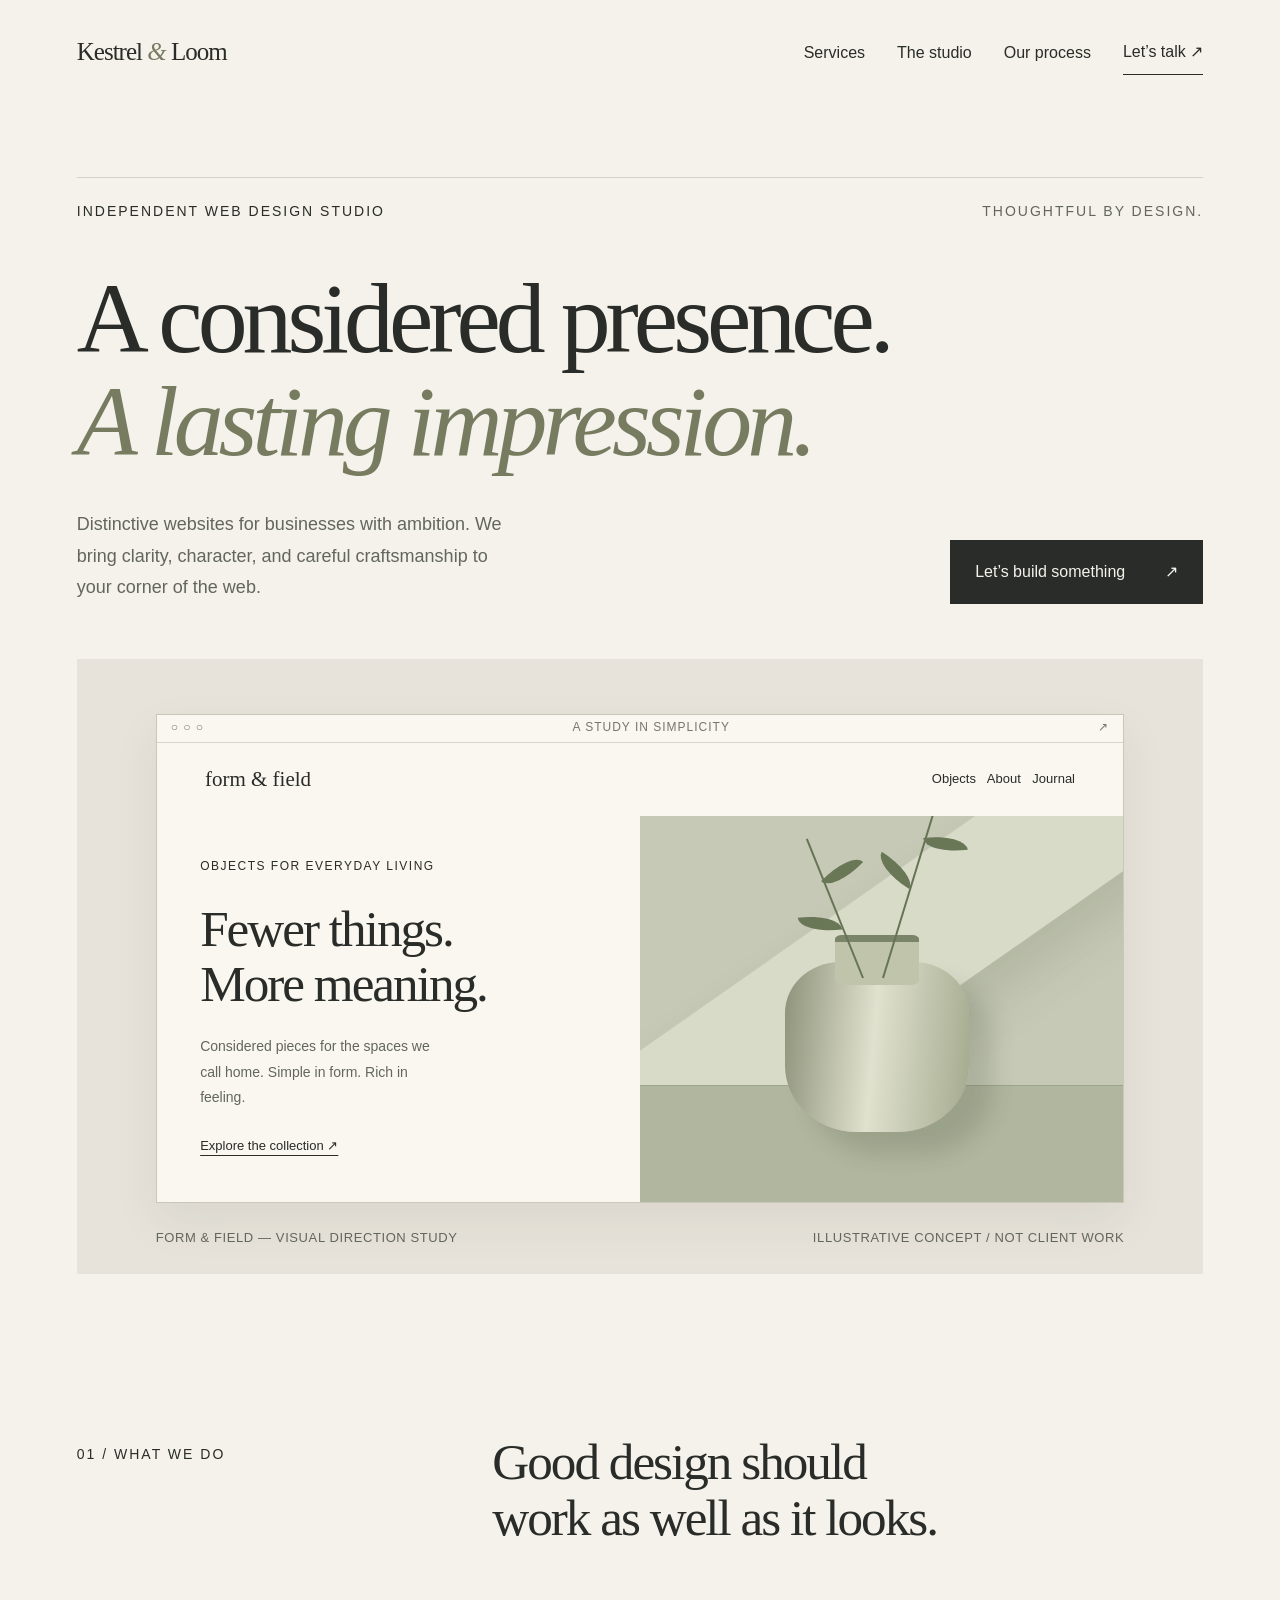
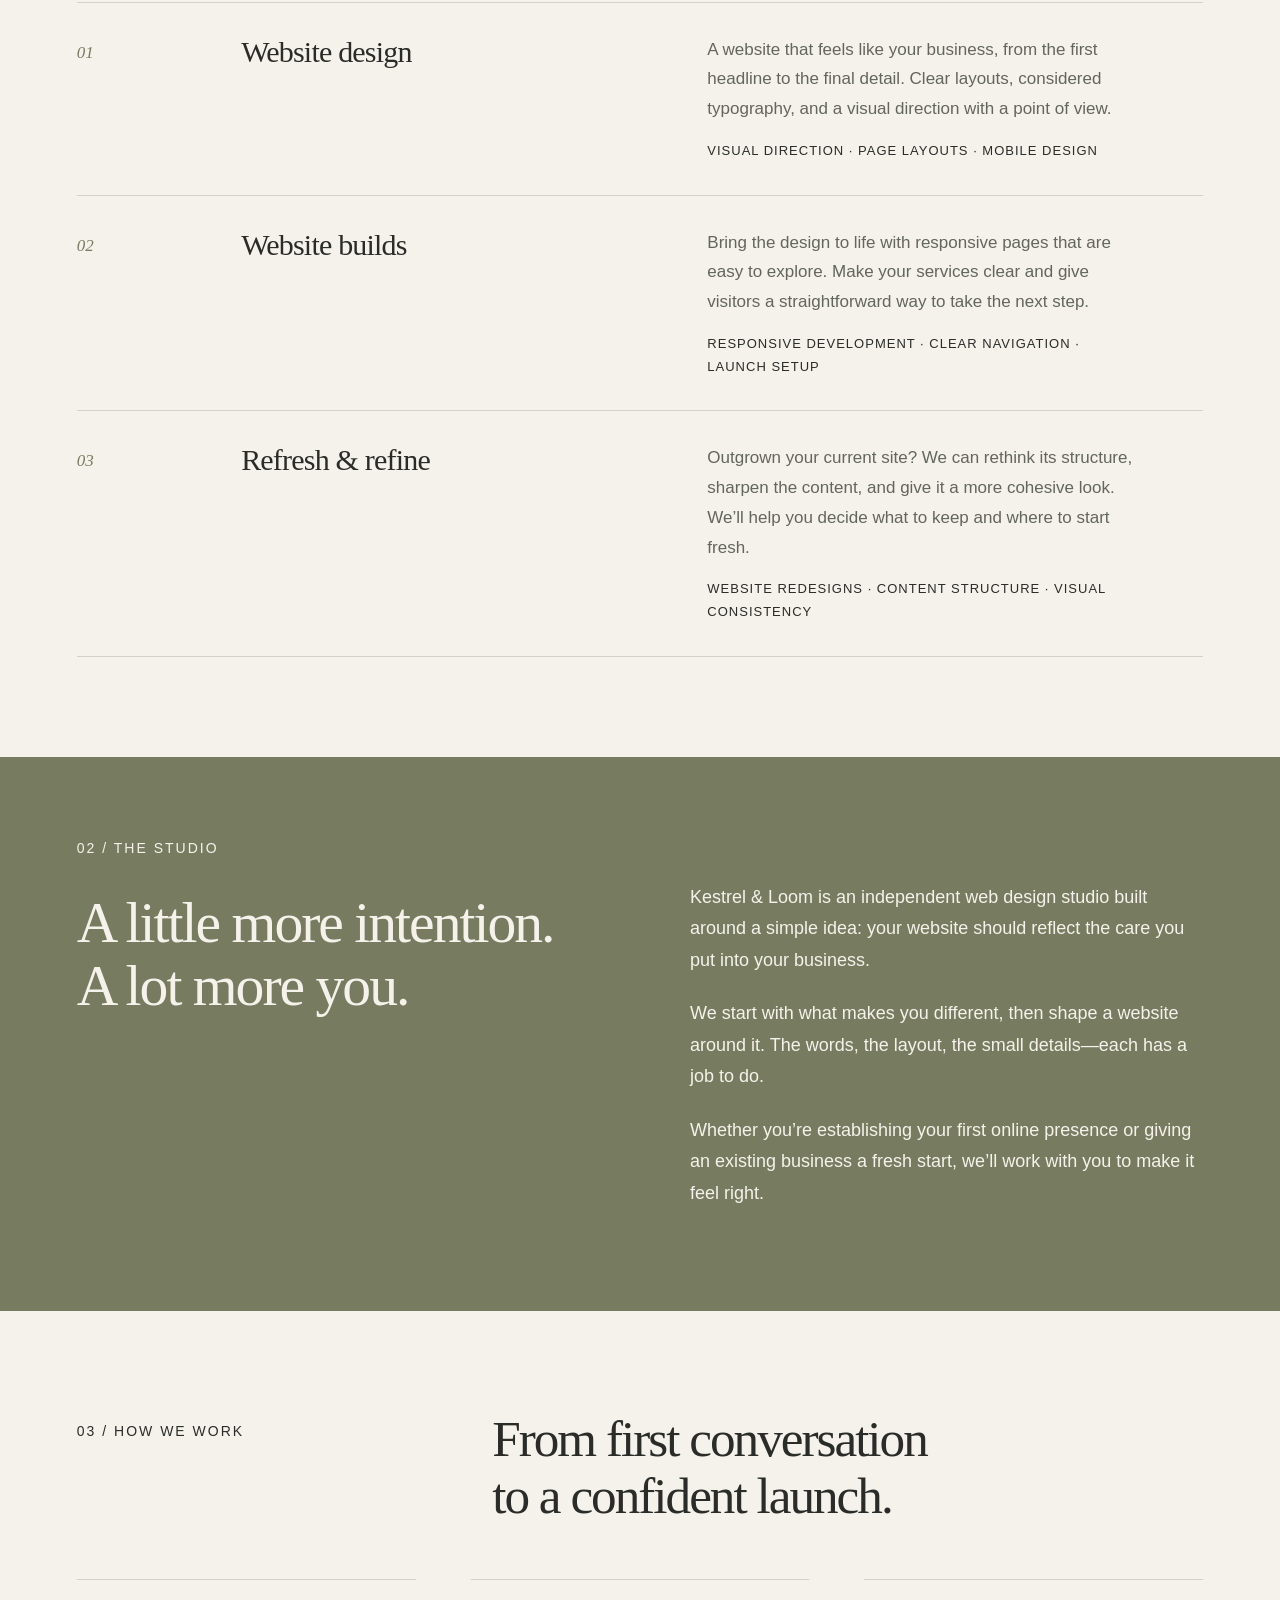
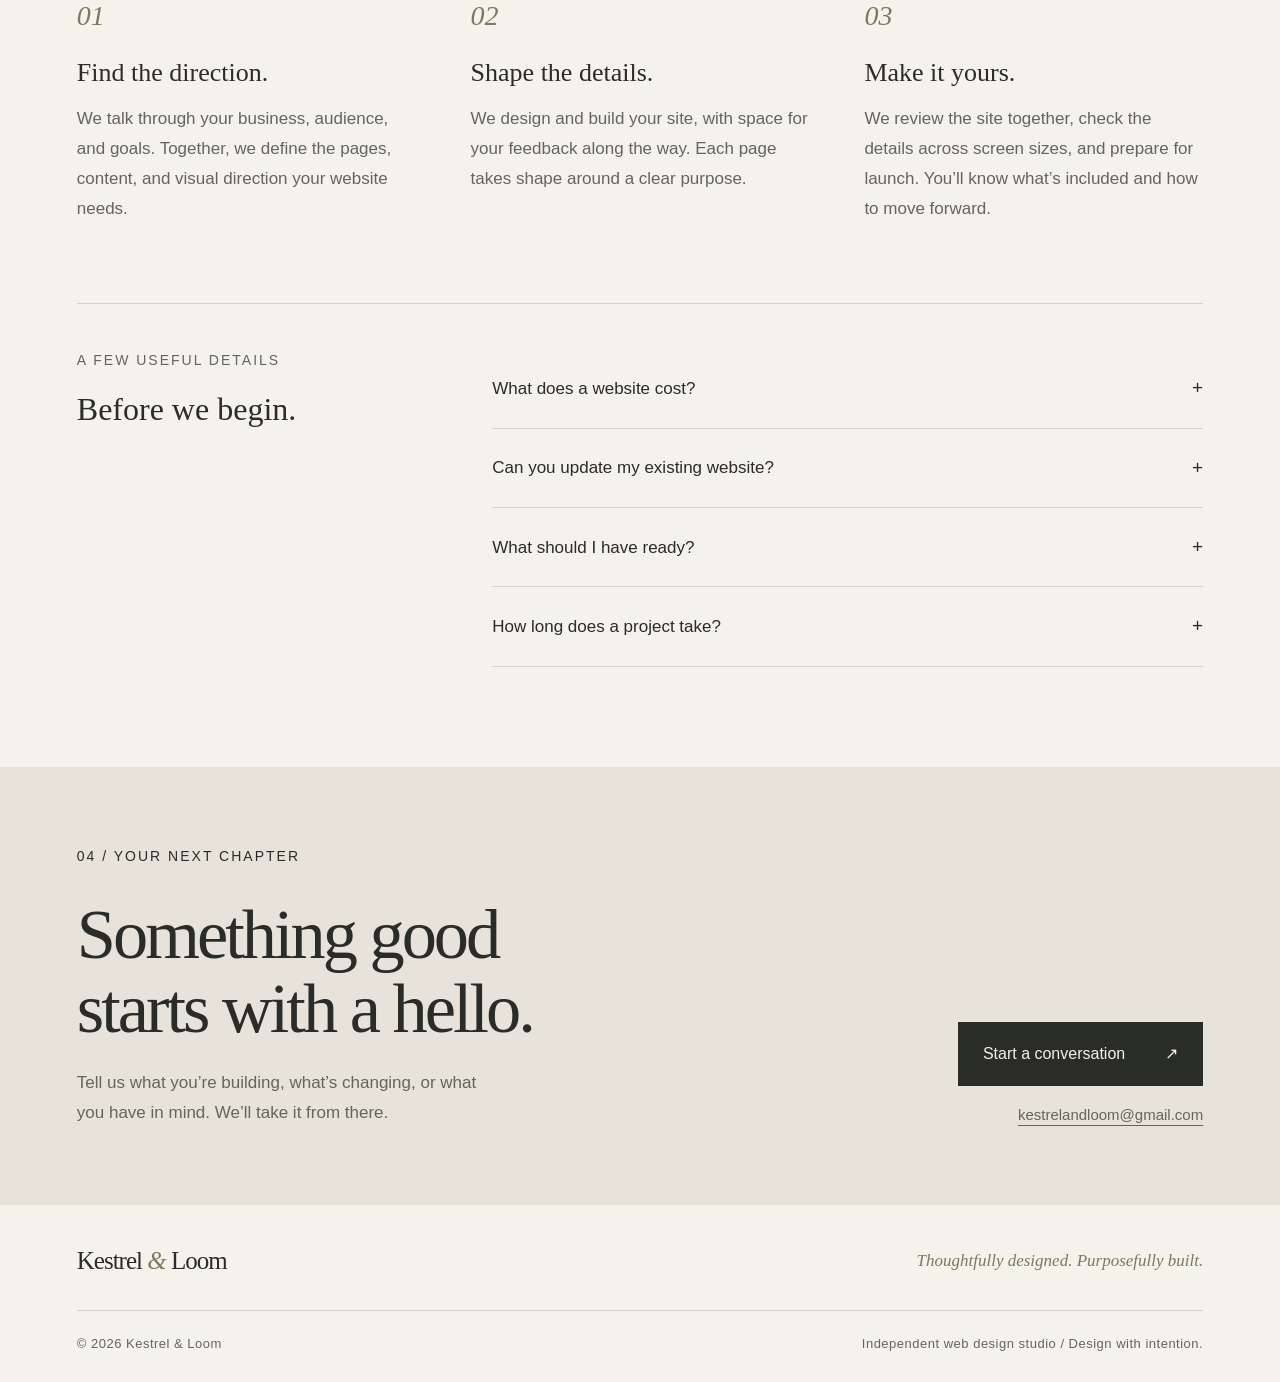
<file: index (2).html>
<!doctype html>
<html lang="en"><head><meta charset="utf-8"><meta name="viewport" content="width=device-width,initial-scale=1"><meta name="theme-color" content="#F5F2EB"><meta name="description" content="Kestrel & Loom — independent web design for businesses with ambition. Thoughtful design, clear content, and a considered online presence."><title>Kestrel &amp; Loom — Independent Web Design</title>
<style>
:root{--paper:#f5f2eb;--ink:#292c28;--olive:#777c60;--stone:#e7e3da;--line:#d4d1c6;--muted:#62665b}*{box-sizing:border-box}html{scroll-behavior:smooth}body{margin:0;background:var(--paper);color:var(--ink);font-family:Arial,Helvetica,sans-serif;font-size:17px;line-height:1.6;-webkit-font-smoothing:antialiased}a{color:inherit;text-underline-offset:5px}a:focus-visible,summary:focus-visible{outline:2px solid var(--ink);outline-offset:6px}::selection{background:#d6dac4}h1,h2,h3,p{margin:0}.wrap{width:min(1280px,88%);margin:auto}.label{font-size:14px;letter-spacing:2px;text-transform:uppercase;line-height:1.7}.skip{position:absolute;top:-80px;left:20px;background:var(--ink);color:white;padding:15px;z-index:10}.skip:focus{top:15px}header{padding:30px 0}header .wrap{display:flex;align-items:center;justify-content:space-between;gap:28px}.logo{text-decoration:none;font:25px Georgia,serif;letter-spacing:-1px;white-space:nowrap}.logo em{color:var(--olive)}nav{display:flex;gap:32px;font-size:16px;align-items:center}nav a{text-decoration:none}nav a:hover{text-decoration:underline}.nav-contact{border-bottom:1px solid;padding:9px 0}.hero{padding:72px 0 60px}.hero-top{display:flex;justify-content:space-between;border-top:1px solid var(--line);padding-top:22px}.hero-top p:last-child{color:var(--muted)}h1{font:clamp(58px,7.8vw,114px)/1.03 Georgia,serif;letter-spacing:-5px;margin:45px 0 35px}h1 em{color:var(--olive);font-weight:400}.hero-bottom{display:flex;justify-content:space-between;align-items:end;gap:40px}.hero-bottom p{max-width:410px;font-size:18px;line-height:1.85;color:var(--muted)}.button{display:inline-flex;align-items:center;justify-content:space-between;gap:40px;background:var(--ink);color:var(--paper);padding:19px 25px;text-decoration:none;font-size:16px;transition:background .2s}.button:hover{background:#4c5343}.showcase{margin-top:55px;background:var(--stone);padding:55px 7% 25px}.browser{background:#f9f7f0;border:1px solid #c9c7ba;box-shadow:0 18px 45px #292c2812;max-width:970px;margin:auto}.browser-bar{height:28px;border-bottom:1px solid #d6d5ca;display:flex;align-items:center;justify-content:space-between;padding:0 14px;color:#757869;font-size:12px;letter-spacing:1px}.sample-nav{display:flex;justify-content:space-between;align-items:center;padding:24px 5%;font-size:13px}.sample-brand{font:21px Georgia,serif}.sample-nav span:last-child{word-spacing:14px}.sample-main{display:grid;grid-template-columns:1fr 1fr}.sample-copy{padding:35px 9% 45px}.sample-copy .label{font-size:12px;letter-spacing:1.5px}.sample-copy h2{font:clamp(32px,4vw,57px)/1.08 Georgia,serif;letter-spacing:-2px;margin:23px 0}.sample-copy p{font-size:14px;line-height:1.8;max-width:220px;color:var(--muted)}.sample-link{display:block;margin-top:25px;font-size:13px;text-decoration:underline;text-underline-offset:5px}.still-life{background:#c6c9b6;position:relative;overflow:hidden;min-height:330px;isolation:isolate}.still-life:before{content:"";position:absolute;width:180%;height:130px;background:#d9dbc9;transform:rotate(-35deg);left:-30%;top:12%;box-shadow:0 30px 50px #434c3524}.still-life:after{content:"";position:absolute;inset:auto 0 0;height:30%;background:#b1b69e;border-top:1px solid #9ca58c}.vase{position:absolute;z-index:1;bottom:18%;left:30%;width:38%;height:44%;border-radius:30% 30% 39% 39%;background:linear-gradient(95deg,#8d9279,#e0e1ce 48%,#a4aa8e);box-shadow:24px 22px 22px #3f49322e}.vase:before{content:"";position:absolute;left:27%;width:46%;height:25%;top:-16%;background:#bfc4aa;border-radius:8% 8% 10% 10%;border-top:7px solid #7a8469}.stem{position:absolute;width:2px;height:190px;background:#667354;left:50%;bottom:58%;transform:rotate(17deg);transform-origin:bottom;z-index:2}.stem:before,.stem:after{content:"";position:absolute;width:43px;height:17px;background:#697756;border-radius:0 100% 0 100%;left:0;top:35px;transform:rotate(-24deg)}.stem:after{left:-40px;top:75px;transform:rotate(15deg)}.stem.two{height:150px;transform:rotate(-22deg);left:46%}.caption{display:flex;justify-content:space-between;gap:20px;margin-top:24px;font-size:13px;letter-spacing:1px;text-transform:uppercase;color:var(--muted);line-height:1.6}.section{padding:100px 0}.heading{display:grid;grid-template-columns:1fr 2fr;gap:60px;margin-bottom:55px}.heading h2{font:clamp(36px,4vw,58px)/1.1 Georgia,serif;letter-spacing:-2px}.heading .label{padding-top:9px}.services{border-top:1px solid var(--line)}.service{display:grid;grid-template-columns:.3fr 1fr 1.15fr;gap:35px;border-bottom:1px solid var(--line);padding:32px 0}.number{font:italic 17px Georgia,serif;color:var(--olive)}.service .number{padding-top:8px}.service h3{font:30px Georgia,serif;letter-spacing:-.8px}.service p{font-size:17px;line-height:1.85;max-width:410px;color:var(--muted)}.tags{display:block;margin-top:16px;font-size:13px;letter-spacing:1px;text-transform:uppercase;color:var(--ink)}.studio{background:var(--olive);color:var(--paper)}.studio .wrap{display:grid;grid-template-columns:1fr 1fr;gap:100px;padding:80px 0}.studio h2{font:clamp(40px,4.5vw,66px)/1.1 Georgia,serif;letter-spacing:-2px;margin-top:30px}.studio p:not(.label){font-size:18px;line-height:1.95;margin-bottom:22px}.studio .right{padding-top:45px}.steps{display:grid;grid-template-columns:repeat(3,1fr);gap:55px}.step{border-top:1px solid var(--line);padding-top:20px}.step .number{font-size:28px}.step h3{font:26px Georgia,serif;margin:25px 0 16px}.step p{font-size:17px;line-height:1.9;color:var(--muted)}.faq{border-top:1px solid var(--line);display:grid;grid-template-columns:1fr 2fr;gap:60px;padding-top:45px;margin-top:80px}.faq h2{font:32px Georgia,serif}.faq .label{margin-bottom:18px;color:var(--muted)}details{border-bottom:1px solid var(--line)}summary{cursor:pointer;list-style:none;display:flex;justify-content:space-between;gap:24px;font-size:17px;padding:21px 0}summary::-webkit-details-marker{display:none}summary:after{content:"+";font-size:19px}details[open] summary:after{content:"−"}details p{font-size:17px;line-height:1.9;color:var(--muted);padding:0 35px 24px 0}.contact{background:var(--stone);padding:78px 0}.contact .wrap{display:flex;justify-content:space-between;align-items:end;gap:50px}.contact h2{font:clamp(42px,5.5vw,76px)/1.06 Georgia,serif;letter-spacing:-3px;margin:28px 0 22px}.contact p:not(.label){font-size:17px;color:var(--muted);line-height:1.8;max-width:400px}.email{display:block;font-size:15px;margin-top:16px;color:var(--muted);text-align:right}footer{padding:42px 0 27px}footer .top{display:flex;justify-content:space-between;align-items:center;gap:30px;padding-bottom:35px}footer .bottom{display:flex;justify-content:space-between;gap:20px;border-top:1px solid var(--line);padding-top:22px;font-size:13px;color:var(--muted);letter-spacing:.5px}.footer-note{font:italic 17px Georgia,serif;color:var(--olive)}
@media(max-width:850px){nav{gap:20px}h1{letter-spacing:-3px}.hero{padding-top:48px}.showcase{padding:35px 5% 22px}.section{padding:75px 0}.heading{grid-template-columns:1fr;gap:25px}.service{grid-template-columns:.2fr 1fr 1.3fr;gap:20px}.studio .wrap{gap:50px}.steps{gap:30px}.faq{grid-template-columns:1fr;gap:25px}.contact .wrap{align-items:start;flex-direction:column;gap:28px}.email{text-align:left}.sample-copy{padding-top:20px}.still-life{min-height:280px}}
@media(max-width:560px){header{padding:24px 0}.logo{font-size:22px}nav a:not(.nav-contact){display:none}nav{font-size:15px}.hero{padding:30px 0 45px}.hero-top .label{font-size:12px;letter-spacing:1.3px}.hero-top p:last-child{display:none}h1{font-size:clamp(46px,12vw,65px);letter-spacing:-2.5px;margin:35px 0 27px}.hero-bottom{display:block}.hero-bottom p{font-size:18px}.hero-bottom .button{margin-top:26px}.showcase{margin-top:38px;padding:22px 5% 18px}.sample-nav{padding:16px 7%}.sample-brand{font-size:17px}.sample-nav span:last-child{font-size:11px;word-spacing:6px}.sample-main{grid-template-columns:1fr}.sample-copy{padding:20px 7% 28px}.sample-copy h2{font-size:40px;margin:17px 0}.sample-copy p{font-size:15px;max-width:230px}.sample-link{margin-top:18px}.still-life{min-height:220px}.vase{width:27%;left:37%}.caption{font-size:11px;letter-spacing:.5px}.caption span:last-child{text-align:right;max-width:110px}.section{padding:60px 0}.heading{margin-bottom:35px}.heading h2{font-size:40px;letter-spacing:-1.5px}.service{grid-template-columns:26px 1fr;gap:10px;padding:26px 0}.service p{grid-column:2}.service h3{font-size:28px}.studio .wrap{grid-template-columns:1fr;gap:25px;padding:55px 0}.studio h2{font-size:43px}.studio .right{padding-top:0}.steps{grid-template-columns:1fr;gap:30px}.step{display:grid;grid-template-columns:40px 1fr;gap:10px}.step h3{margin:0 0 14px}.step p{grid-column:2}.step .number{font-size:25px}.faq{margin-top:55px;padding-top:32px}.faq h2{font-size:30px}.contact{padding:55px 0}.contact h2{font-size:49px;letter-spacing:-2px}footer .top{align-items:start;flex-direction:column;gap:18px}.footer-note{font-size:16px}footer .bottom{font-size:12px;line-height:1.7}footer .bottom span:last-child{text-align:right}}
@media(prefers-reduced-motion:reduce){html{scroll-behavior:auto}*{transition:none!important}}

/* Readable supporting type across desktop and mobile. */
.hero-bottom p,.service p,.step p,details p,.studio p:not(.label),.contact p:not(.label){line-height:1.75}
.service p{max-width:46ch}.hero-bottom p{max-width:44ch}
.sample-nav span:last-child{word-spacing:8px;line-height:1.6}
.sample-copy p{max-width:30ch}.sample-copy .sample-link{line-height:1.7}
.caption{line-height:1.7;letter-spacing:.6px}
.summary,summary{line-height:1.6}summary{padding:24px 0;align-items:center}
.email{overflow-wrap:anywhere;line-height:1.7}
footer .bottom{line-height:1.7}
@media(max-width:850px){.hero-bottom{align-items:start}.button{flex-shrink:0;gap:24px}.sample-nav{gap:16px}.sample-nav span:last-child{word-spacing:4px}}
@media(max-width:560px){header .wrap{gap:12px}.logo{font-size:21px}.nav-contact{white-space:nowrap}.button{padding:18px 22px}.sample-nav{flex-wrap:wrap;gap:8px}.sample-copy .label{font-size:12px}.sample-copy p{font-size:15px}.sample-link{font-size:14px}.caption{flex-direction:column;gap:7px}.caption span:last-child{text-align:left;max-width:none}.contact h2{font-size:clamp(40px,11vw,49px)}footer .bottom{flex-direction:column;gap:10px}footer .bottom span:last-child{text-align:left}.tags{line-height:1.85}}
</style></head><body id="top"><a class="skip" href="#main">Skip to content</a>
<header><div class="wrap"><a class="logo" href="#top" aria-label="Kestrel and Loom home">Kestrel <em>&amp;</em> Loom</a><nav aria-label="Main navigation"><a href="#services">Services</a><a href="#studio">The studio</a><a href="#process">Our process</a><a class="nav-contact" href="#contact">Let’s talk ↗</a></nav></div></header>
<main id="main"><section class="hero wrap" aria-labelledby="hero-title"><div class="hero-top"><p class="label">Independent web design studio</p><p class="label">Thoughtful by design.</p></div><h1 id="hero-title">A considered presence.<br><em>A lasting impression.</em></h1><div class="hero-bottom"><p>Distinctive websites for businesses with ambition. We bring clarity, character, and careful craftsmanship to your corner of the web.</p><a class="button" href="#contact">Let’s build something <span aria-hidden="true">↗</span></a></div>
<div class="showcase"><div class="browser" role="img" aria-label="Illustrative website concept for a fictional homeware brand, Form and Field. Ivory layout, serif typography, and an olive ceramic vase illustration."><div class="browser-bar"><span aria-hidden="true">○ ○ ○</span><span>A STUDY IN SIMPLICITY</span><span>↗</span></div><div class="sample-nav"><span class="sample-brand">form &amp; field</span><span>Objects About Journal</span></div><div class="sample-main"><div class="sample-copy"><span class="label">Objects for everyday living</span><h2>Fewer things.<br>More meaning.</h2><p>Considered pieces for the spaces we call home. Simple in form. Rich in feeling.</p><span class="sample-link">Explore the collection ↗</span></div><div class="still-life"><div class="stem"></div><div class="stem two"></div><div class="vase"></div></div></div></div><div class="caption"><span>Form &amp; Field — visual direction study</span><span>Illustrative concept / not client work</span></div></div></section>
<section class="section wrap" id="services" aria-labelledby="services-title"><div class="heading"><p class="label">01 / What we do</p><h2 id="services-title">Good design should<br>work as well as it looks.</h2></div><div class="services"><article class="service"><span class="number">01</span><h3>Website design</h3><p>A website that feels like your business, from the first headline to the final detail. Clear layouts, considered typography, and a visual direction with a point of view.<span class="tags">Visual direction · Page layouts · Mobile design</span></p></article><article class="service"><span class="number">02</span><h3>Website builds</h3><p>Bring the design to life with responsive pages that are easy to explore. Make your services clear and give visitors a straightforward way to take the next step.<span class="tags">Responsive development · Clear navigation · Launch setup</span></p></article><article class="service"><span class="number">03</span><h3>Refresh &amp; refine</h3><p>Outgrown your current site? We can rethink its structure, sharpen the content, and give it a more cohesive look. We’ll help you decide what to keep and where to start fresh.<span class="tags">Website redesigns · Content structure · Visual consistency</span></p></article></div></section>
<section class="studio" id="studio" aria-labelledby="studio-title"><div class="wrap"><div><p class="label">02 / The studio</p><h2 id="studio-title">A little more intention.<br>A lot more you.</h2></div><div class="right"><p>Kestrel &amp; Loom is an independent web design studio built around a simple idea: your website should reflect the care you put into your business.</p><p>We start with what makes you different, then shape a website around it. The words, the layout, the small details—each has a job to do.</p><p>Whether you’re establishing your first online presence or giving an existing business a fresh start, we’ll work with you to make it feel right.</p></div></div></section>
<section class="section wrap" id="process" aria-labelledby="process-title"><div class="heading"><p class="label">03 / How we work</p><h2 id="process-title">From first conversation<br>to a confident launch.</h2></div><div class="steps"><article class="step"><span class="number">01</span><h3>Find the direction.</h3><p>We talk through your business, audience, and goals. Together, we define the pages, content, and visual direction your website needs.</p></article><article class="step"><span class="number">02</span><h3>Shape the details.</h3><p>We design and build your site, with space for your feedback along the way. Each page takes shape around a clear purpose.</p></article><article class="step"><span class="number">03</span><h3>Make it yours.</h3><p>We review the site together, check the details across screen sizes, and prepare for launch. You’ll know what’s included and how to move forward.</p></article></div><div class="faq"><div><p class="label">A few useful details</p><h2>Before we begin.</h2></div><div><details><summary>What does a website cost?</summary><p>It depends on the number of pages, the features you need, and how much content is ready. Tell us a little about your project and we’ll put together a clear scope and quote before work begins.</p></details><details><summary>Can you update my existing website?</summary><p>Yes. Send us your current website and what you’d like to improve. We’ll look at its design and structure, then discuss whether a focused refresh or a new build makes the most sense.</p></details><details><summary>What should I have ready?</summary><p>A short description of your business, your goals for the site, and any existing branding, photos, or text are a helpful start. It’s fine if you don’t have everything figured out—we can work through the direction together.</p></details><details><summary>How long does a project take?</summary><p>Timing depends on the scope and how quickly content and feedback are available. We’ll agree on a timeline at the start, so you know what to expect at each stage.</p></details></div></div></section>
<section class="contact" id="contact" aria-labelledby="contact-title"><div class="wrap"><div><p class="label">04 / Your next chapter</p><h2 id="contact-title">Something good<br>starts with a hello.</h2><p>Tell us what you’re building, what’s changing, or what you have in mind. We’ll take it from there.</p></div><div><a class="button" href="mailto:kestrelandloom@gmail.com?subject=Website%20project%20inquiry">Start a conversation <span aria-hidden="true">↗</span></a><a class="email" href="mailto:kestrelandloom@gmail.com">kestrelandloom@gmail.com</a></div></div></section></main>
<footer class="wrap"><div class="top"><a class="logo" href="#top">Kestrel <em>&amp;</em> Loom</a><p class="footer-note">Thoughtfully designed. Purposefully built.</p></div><div class="bottom"><span>© 2026 Kestrel &amp; Loom</span><span>Independent web design studio / Design with intention.</span></div></footer></body></html>
</file>
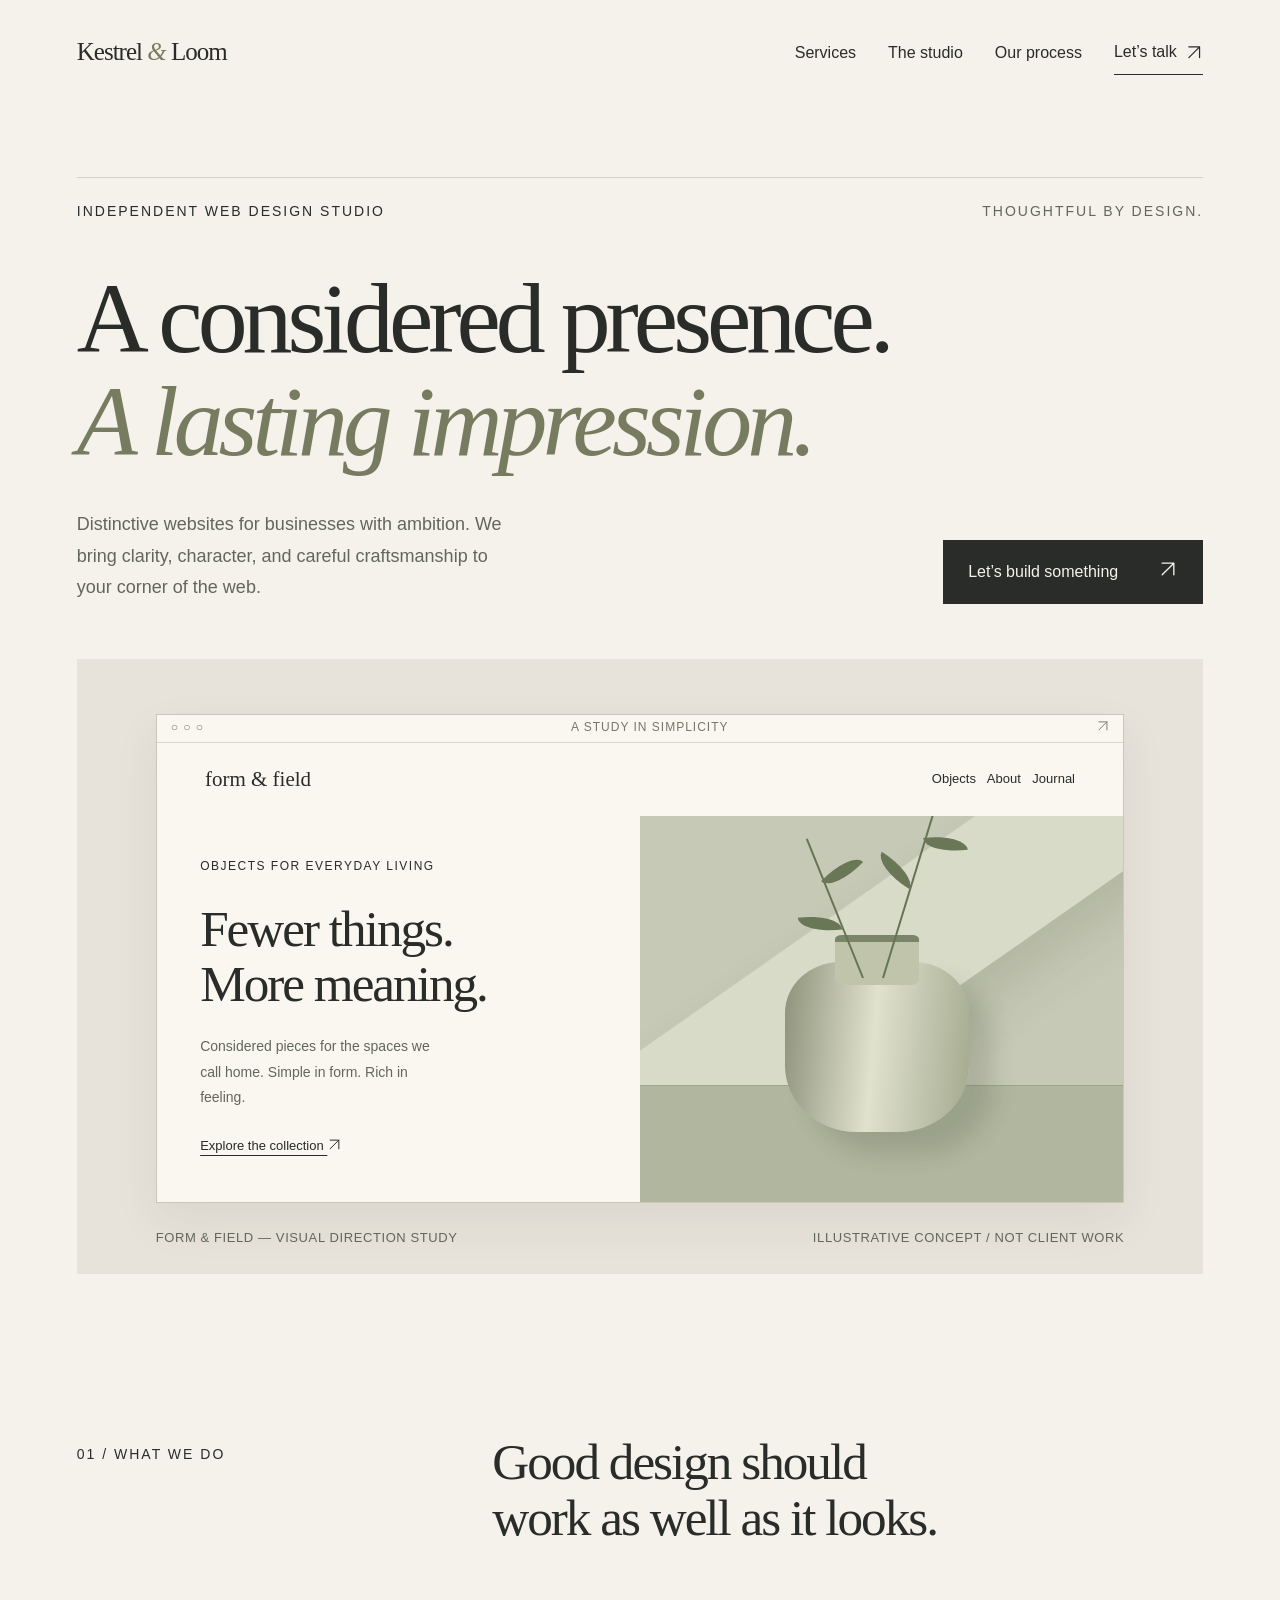
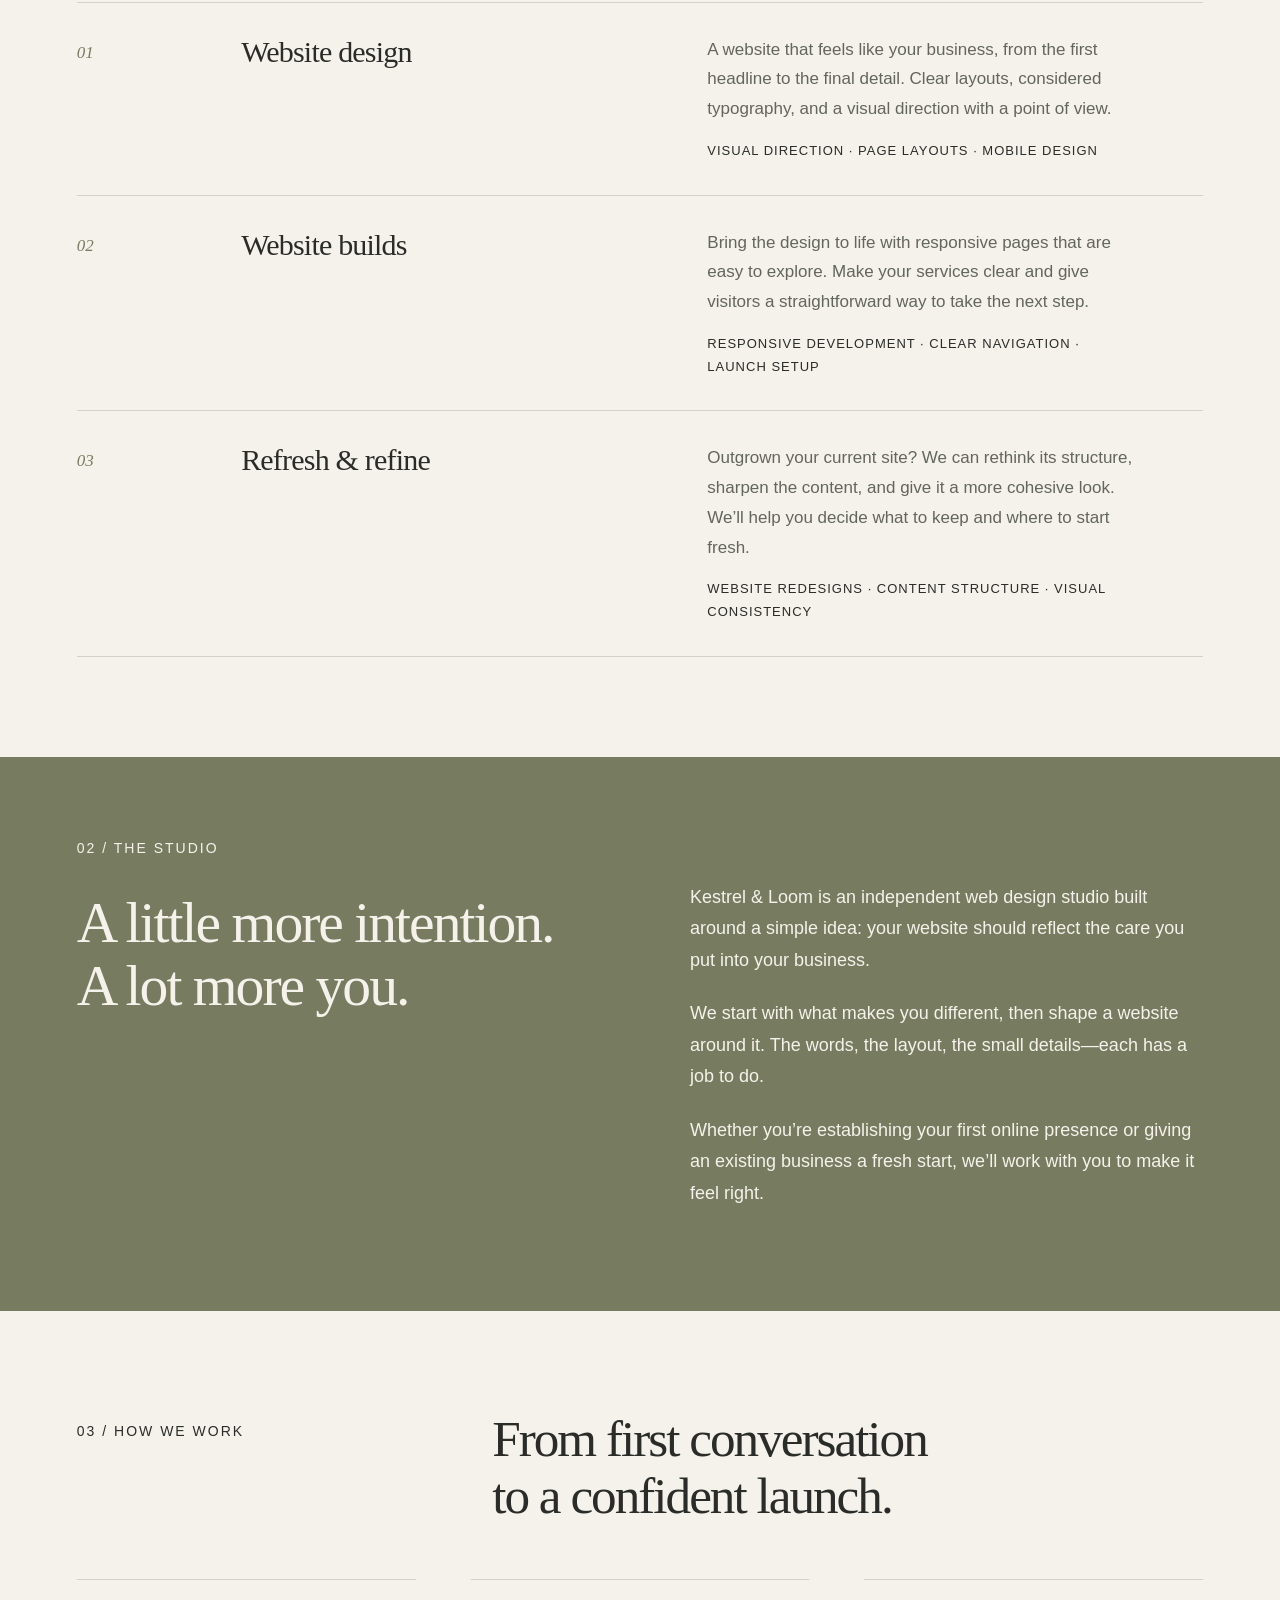
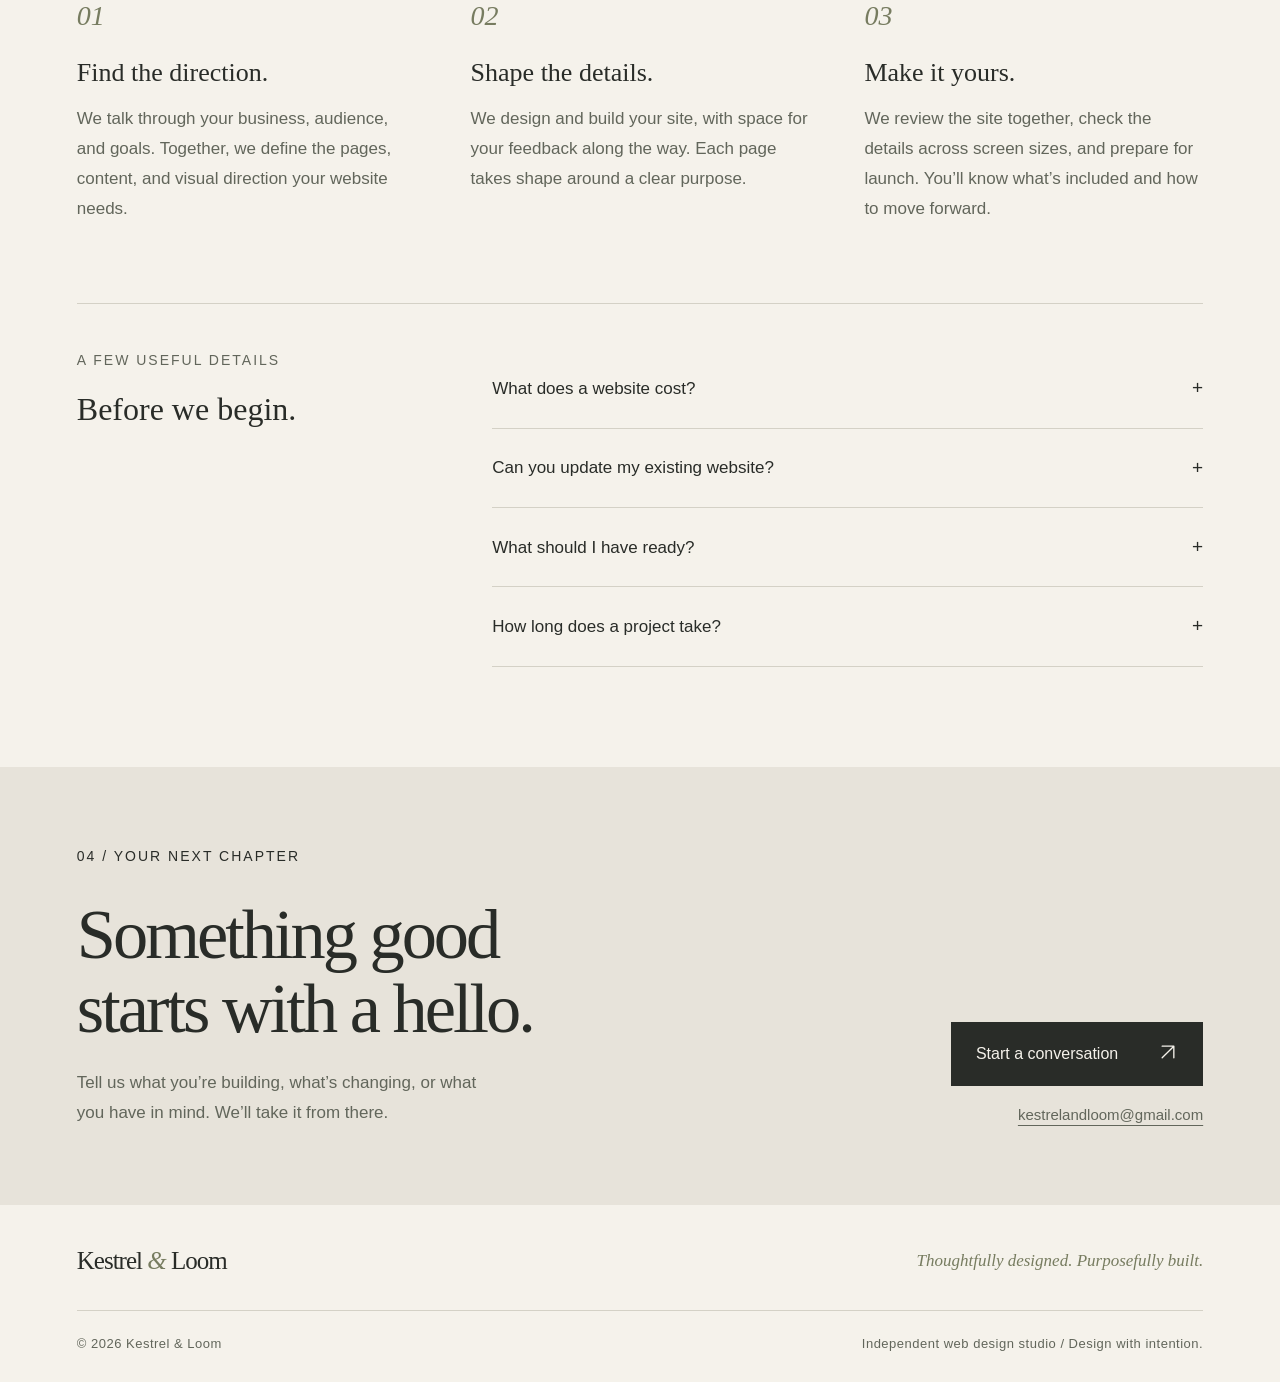
<file: index (3).html>
<!doctype html>
<html lang="en"><head><meta charset="utf-8"><meta name="viewport" content="width=device-width,initial-scale=1"><meta name="theme-color" content="#F5F2EB"><meta name="description" content="Kestrel & Loom — independent web design for businesses with ambition. Thoughtful design, clear content, and a considered online presence."><title>Kestrel &amp; Loom — Independent Web Design</title>
<style>
:root{--paper:#f5f2eb;--ink:#292c28;--olive:#777c60;--stone:#e7e3da;--line:#d4d1c6;--muted:#62665b}*{box-sizing:border-box}html{scroll-behavior:smooth}body{margin:0;background:var(--paper);color:var(--ink);font-family:Arial,Helvetica,sans-serif;font-size:17px;line-height:1.6;-webkit-font-smoothing:antialiased}a{color:inherit;text-underline-offset:5px}a:focus-visible,summary:focus-visible{outline:2px solid var(--ink);outline-offset:6px}::selection{background:#d6dac4}h1,h2,h3,p{margin:0}.wrap{width:min(1280px,88%);margin:auto}.label{font-size:14px;letter-spacing:2px;text-transform:uppercase;line-height:1.7}.skip{position:absolute;top:-80px;left:20px;background:var(--ink);color:white;padding:15px;z-index:10}.skip:focus{top:15px}header{padding:30px 0}header .wrap{display:flex;align-items:center;justify-content:space-between;gap:28px}.logo{text-decoration:none;font:25px Georgia,serif;letter-spacing:-1px;white-space:nowrap}.logo em{color:var(--olive)}nav{display:flex;gap:32px;font-size:16px;align-items:center}nav a{text-decoration:none}nav a:hover{text-decoration:underline}.nav-contact{border-bottom:1px solid;padding:9px 0}.hero{padding:72px 0 60px}.hero-top{display:flex;justify-content:space-between;border-top:1px solid var(--line);padding-top:22px}.hero-top p:last-child{color:var(--muted)}h1{font:clamp(58px,7.8vw,114px)/1.03 Georgia,serif;letter-spacing:-5px;margin:45px 0 35px}h1 em{color:var(--olive);font-weight:400}.hero-bottom{display:flex;justify-content:space-between;align-items:end;gap:40px}.hero-bottom p{max-width:410px;font-size:18px;line-height:1.85;color:var(--muted)}.button{display:inline-flex;align-items:center;justify-content:space-between;gap:40px;background:var(--ink);color:var(--paper);padding:19px 25px;text-decoration:none;font-size:16px;transition:background .2s}.button:hover{background:#4c5343}.showcase{margin-top:55px;background:var(--stone);padding:55px 7% 25px}.browser{background:#f9f7f0;border:1px solid #c9c7ba;box-shadow:0 18px 45px #292c2812;max-width:970px;margin:auto}.browser-bar{height:28px;border-bottom:1px solid #d6d5ca;display:flex;align-items:center;justify-content:space-between;padding:0 14px;color:#757869;font-size:12px;letter-spacing:1px}.sample-nav{display:flex;justify-content:space-between;align-items:center;padding:24px 5%;font-size:13px}.sample-brand{font:21px Georgia,serif}.sample-nav span:last-child{word-spacing:14px}.sample-main{display:grid;grid-template-columns:1fr 1fr}.sample-copy{padding:35px 9% 45px}.sample-copy .label{font-size:12px;letter-spacing:1.5px}.sample-copy h2{font:clamp(32px,4vw,57px)/1.08 Georgia,serif;letter-spacing:-2px;margin:23px 0}.sample-copy p{font-size:14px;line-height:1.8;max-width:220px;color:var(--muted)}.sample-link{display:block;margin-top:25px;font-size:13px;text-decoration:underline;text-underline-offset:5px}.still-life{background:#c6c9b6;position:relative;overflow:hidden;min-height:330px;isolation:isolate}.still-life:before{content:"";position:absolute;width:180%;height:130px;background:#d9dbc9;transform:rotate(-35deg);left:-30%;top:12%;box-shadow:0 30px 50px #434c3524}.still-life:after{content:"";position:absolute;inset:auto 0 0;height:30%;background:#b1b69e;border-top:1px solid #9ca58c}.vase{position:absolute;z-index:1;bottom:18%;left:30%;width:38%;height:44%;border-radius:30% 30% 39% 39%;background:linear-gradient(95deg,#8d9279,#e0e1ce 48%,#a4aa8e);box-shadow:24px 22px 22px #3f49322e}.vase:before{content:"";position:absolute;left:27%;width:46%;height:25%;top:-16%;background:#bfc4aa;border-radius:8% 8% 10% 10%;border-top:7px solid #7a8469}.stem{position:absolute;width:2px;height:190px;background:#667354;left:50%;bottom:58%;transform:rotate(17deg);transform-origin:bottom;z-index:2}.stem:before,.stem:after{content:"";position:absolute;width:43px;height:17px;background:#697756;border-radius:0 100% 0 100%;left:0;top:35px;transform:rotate(-24deg)}.stem:after{left:-40px;top:75px;transform:rotate(15deg)}.stem.two{height:150px;transform:rotate(-22deg);left:46%}.caption{display:flex;justify-content:space-between;gap:20px;margin-top:24px;font-size:13px;letter-spacing:1px;text-transform:uppercase;color:var(--muted);line-height:1.6}.section{padding:100px 0}.heading{display:grid;grid-template-columns:1fr 2fr;gap:60px;margin-bottom:55px}.heading h2{font:clamp(36px,4vw,58px)/1.1 Georgia,serif;letter-spacing:-2px}.heading .label{padding-top:9px}.services{border-top:1px solid var(--line)}.service{display:grid;grid-template-columns:.3fr 1fr 1.15fr;gap:35px;border-bottom:1px solid var(--line);padding:32px 0}.number{font:italic 17px Georgia,serif;color:var(--olive)}.service .number{padding-top:8px}.service h3{font:30px Georgia,serif;letter-spacing:-.8px}.service p{font-size:17px;line-height:1.85;max-width:410px;color:var(--muted)}.tags{display:block;margin-top:16px;font-size:13px;letter-spacing:1px;text-transform:uppercase;color:var(--ink)}.studio{background:var(--olive);color:var(--paper)}.studio .wrap{display:grid;grid-template-columns:1fr 1fr;gap:100px;padding:80px 0}.studio h2{font:clamp(40px,4.5vw,66px)/1.1 Georgia,serif;letter-spacing:-2px;margin-top:30px}.studio p:not(.label){font-size:18px;line-height:1.95;margin-bottom:22px}.studio .right{padding-top:45px}.steps{display:grid;grid-template-columns:repeat(3,1fr);gap:55px}.step{border-top:1px solid var(--line);padding-top:20px}.step .number{font-size:28px}.step h3{font:26px Georgia,serif;margin:25px 0 16px}.step p{font-size:17px;line-height:1.9;color:var(--muted)}.faq{border-top:1px solid var(--line);display:grid;grid-template-columns:1fr 2fr;gap:60px;padding-top:45px;margin-top:80px}.faq h2{font:32px Georgia,serif}.faq .label{margin-bottom:18px;color:var(--muted)}details{border-bottom:1px solid var(--line)}summary{cursor:pointer;list-style:none;display:flex;justify-content:space-between;gap:24px;font-size:17px;padding:21px 0}summary::-webkit-details-marker{display:none}summary:after{content:"+";font-size:19px}details[open] summary:after{content:"−"}details p{font-size:17px;line-height:1.9;color:var(--muted);padding:0 35px 24px 0}.contact{background:var(--stone);padding:78px 0}.contact .wrap{display:flex;justify-content:space-between;align-items:end;gap:50px}.contact h2{font:clamp(42px,5.5vw,76px)/1.06 Georgia,serif;letter-spacing:-3px;margin:28px 0 22px}.contact p:not(.label){font-size:17px;color:var(--muted);line-height:1.8;max-width:400px}.email{display:block;font-size:15px;margin-top:16px;color:var(--muted);text-align:right}footer{padding:42px 0 27px}footer .top{display:flex;justify-content:space-between;align-items:center;gap:30px;padding-bottom:35px}footer .bottom{display:flex;justify-content:space-between;gap:20px;border-top:1px solid var(--line);padding-top:22px;font-size:13px;color:var(--muted);letter-spacing:.5px}.footer-note{font:italic 17px Georgia,serif;color:var(--olive)}
@media(max-width:850px){nav{gap:20px}h1{letter-spacing:-3px}.hero{padding-top:48px}.showcase{padding:35px 5% 22px}.section{padding:75px 0}.heading{grid-template-columns:1fr;gap:25px}.service{grid-template-columns:.2fr 1fr 1.3fr;gap:20px}.studio .wrap{gap:50px}.steps{gap:30px}.faq{grid-template-columns:1fr;gap:25px}.contact .wrap{align-items:start;flex-direction:column;gap:28px}.email{text-align:left}.sample-copy{padding-top:20px}.still-life{min-height:280px}}
@media(max-width:560px){header{padding:24px 0}.logo{font-size:22px}nav a:not(.nav-contact){display:none}nav{font-size:15px}.hero{padding:30px 0 45px}.hero-top .label{font-size:12px;letter-spacing:1.3px}.hero-top p:last-child{display:none}h1{font-size:clamp(46px,12vw,65px);letter-spacing:-2.5px;margin:35px 0 27px}.hero-bottom{display:block}.hero-bottom p{font-size:18px}.hero-bottom .button{margin-top:26px}.showcase{margin-top:38px;padding:22px 5% 18px}.sample-nav{padding:16px 7%}.sample-brand{font-size:17px}.sample-nav span:last-child{font-size:11px;word-spacing:6px}.sample-main{grid-template-columns:1fr}.sample-copy{padding:20px 7% 28px}.sample-copy h2{font-size:40px;margin:17px 0}.sample-copy p{font-size:15px;max-width:230px}.sample-link{margin-top:18px}.still-life{min-height:220px}.vase{width:27%;left:37%}.caption{font-size:11px;letter-spacing:.5px}.caption span:last-child{text-align:right;max-width:110px}.section{padding:60px 0}.heading{margin-bottom:35px}.heading h2{font-size:40px;letter-spacing:-1.5px}.service{grid-template-columns:26px 1fr;gap:10px;padding:26px 0}.service p{grid-column:2}.service h3{font-size:28px}.studio .wrap{grid-template-columns:1fr;gap:25px;padding:55px 0}.studio h2{font-size:43px}.studio .right{padding-top:0}.steps{grid-template-columns:1fr;gap:30px}.step{display:grid;grid-template-columns:40px 1fr;gap:10px}.step h3{margin:0 0 14px}.step p{grid-column:2}.step .number{font-size:25px}.faq{margin-top:55px;padding-top:32px}.faq h2{font-size:30px}.contact{padding:55px 0}.contact h2{font-size:49px;letter-spacing:-2px}footer .top{align-items:start;flex-direction:column;gap:18px}.footer-note{font-size:16px}footer .bottom{font-size:12px;line-height:1.7}footer .bottom span:last-child{text-align:right}}
@media(prefers-reduced-motion:reduce){html{scroll-behavior:auto}*{transition:none!important}}

/* Readable supporting type across desktop and mobile. */
.hero-bottom p,.service p,.step p,details p,.studio p:not(.label),.contact p:not(.label){line-height:1.75}
.service p{max-width:46ch}.hero-bottom p{max-width:44ch}
.sample-nav span:last-child{word-spacing:8px;line-height:1.6}
.sample-copy p{max-width:30ch}.sample-copy .sample-link{line-height:1.7}
.caption{line-height:1.7;letter-spacing:.6px}
.summary,summary{line-height:1.6}summary{padding:24px 0;align-items:center}
.email{overflow-wrap:anywhere;line-height:1.7}
footer .bottom{line-height:1.7}
@media(max-width:850px){.hero-bottom{align-items:start}.button{flex-shrink:0;gap:24px}.sample-nav{gap:16px}.sample-nav span:last-child{word-spacing:4px}}
@media(max-width:560px){header .wrap{gap:12px}.logo{font-size:21px}.nav-contact{white-space:nowrap}.button{padding:18px 22px}.sample-nav{flex-wrap:wrap;gap:8px}.sample-copy .label{font-size:12px}.sample-copy p{font-size:15px}.sample-link{font-size:14px}.caption{flex-direction:column;gap:7px}.caption span:last-child{text-align:left;max-width:none}.contact h2{font-size:clamp(40px,11vw,49px)}footer .bottom{flex-direction:column;gap:10px}footer .bottom span:last-child{text-align:left}.tags{line-height:1.85}}

/* Vector arrows stay consistent across mobile and desktop. */
.arrow-icon{display:inline-block;width:1.15em;height:1.15em;vertical-align:-.15em;flex-shrink:0}
.nav-contact{display:inline-flex;align-items:center;gap:8px}
.button .arrow-icon{width:20px;height:20px}
</style></head><body id="top"><a class="skip" href="#main">Skip to content</a>
<header><div class="wrap"><a class="logo" href="#top" aria-label="Kestrel and Loom home">Kestrel <em>&amp;</em> Loom</a><nav aria-label="Main navigation"><a href="#services">Services</a><a href="#studio">The studio</a><a href="#process">Our process</a><a class="nav-contact" href="#contact">Let’s talk <svg class="arrow-icon" xmlns="http://www.w3.org/2000/svg" width="18" height="18" viewBox="0 0 24 24" fill="none" stroke="currentColor" stroke-width="1.6" stroke-linecap="round" stroke-linejoin="round" aria-hidden="true" focusable="false"><path d="M5 19 19 5M5 5h14v14"/></svg></a></nav></div></header>
<main id="main"><section class="hero wrap" aria-labelledby="hero-title"><div class="hero-top"><p class="label">Independent web design studio</p><p class="label">Thoughtful by design.</p></div><h1 id="hero-title">A considered presence.<br><em>A lasting impression.</em></h1><div class="hero-bottom"><p>Distinctive websites for businesses with ambition. We bring clarity, character, and careful craftsmanship to your corner of the web.</p><a class="button" href="#contact">Let’s build something <span aria-hidden="true"><svg class="arrow-icon" xmlns="http://www.w3.org/2000/svg" width="18" height="18" viewBox="0 0 24 24" fill="none" stroke="currentColor" stroke-width="1.6" stroke-linecap="round" stroke-linejoin="round" aria-hidden="true" focusable="false"><path d="M5 19 19 5M5 5h14v14"/></svg></span></a></div>
<div class="showcase"><div class="browser" role="img" aria-label="Illustrative website concept for a fictional homeware brand, Form and Field. Ivory layout, serif typography, and an olive ceramic vase illustration."><div class="browser-bar"><span aria-hidden="true">○ ○ ○</span><span>A STUDY IN SIMPLICITY</span><span><svg class="arrow-icon" xmlns="http://www.w3.org/2000/svg" width="18" height="18" viewBox="0 0 24 24" fill="none" stroke="currentColor" stroke-width="1.6" stroke-linecap="round" stroke-linejoin="round" aria-hidden="true" focusable="false"><path d="M5 19 19 5M5 5h14v14"/></svg></span></div><div class="sample-nav"><span class="sample-brand">form &amp; field</span><span>Objects About Journal</span></div><div class="sample-main"><div class="sample-copy"><span class="label">Objects for everyday living</span><h2>Fewer things.<br>More meaning.</h2><p>Considered pieces for the spaces we call home. Simple in form. Rich in feeling.</p><span class="sample-link">Explore the collection <svg class="arrow-icon" xmlns="http://www.w3.org/2000/svg" width="18" height="18" viewBox="0 0 24 24" fill="none" stroke="currentColor" stroke-width="1.6" stroke-linecap="round" stroke-linejoin="round" aria-hidden="true" focusable="false"><path d="M5 19 19 5M5 5h14v14"/></svg></span></div><div class="still-life"><div class="stem"></div><div class="stem two"></div><div class="vase"></div></div></div></div><div class="caption"><span>Form &amp; Field — visual direction study</span><span>Illustrative concept / not client work</span></div></div></section>
<section class="section wrap" id="services" aria-labelledby="services-title"><div class="heading"><p class="label">01 / What we do</p><h2 id="services-title">Good design should<br>work as well as it looks.</h2></div><div class="services"><article class="service"><span class="number">01</span><h3>Website design</h3><p>A website that feels like your business, from the first headline to the final detail. Clear layouts, considered typography, and a visual direction with a point of view.<span class="tags">Visual direction · Page layouts · Mobile design</span></p></article><article class="service"><span class="number">02</span><h3>Website builds</h3><p>Bring the design to life with responsive pages that are easy to explore. Make your services clear and give visitors a straightforward way to take the next step.<span class="tags">Responsive development · Clear navigation · Launch setup</span></p></article><article class="service"><span class="number">03</span><h3>Refresh &amp; refine</h3><p>Outgrown your current site? We can rethink its structure, sharpen the content, and give it a more cohesive look. We’ll help you decide what to keep and where to start fresh.<span class="tags">Website redesigns · Content structure · Visual consistency</span></p></article></div></section>
<section class="studio" id="studio" aria-labelledby="studio-title"><div class="wrap"><div><p class="label">02 / The studio</p><h2 id="studio-title">A little more intention.<br>A lot more you.</h2></div><div class="right"><p>Kestrel &amp; Loom is an independent web design studio built around a simple idea: your website should reflect the care you put into your business.</p><p>We start with what makes you different, then shape a website around it. The words, the layout, the small details—each has a job to do.</p><p>Whether you’re establishing your first online presence or giving an existing business a fresh start, we’ll work with you to make it feel right.</p></div></div></section>
<section class="section wrap" id="process" aria-labelledby="process-title"><div class="heading"><p class="label">03 / How we work</p><h2 id="process-title">From first conversation<br>to a confident launch.</h2></div><div class="steps"><article class="step"><span class="number">01</span><h3>Find the direction.</h3><p>We talk through your business, audience, and goals. Together, we define the pages, content, and visual direction your website needs.</p></article><article class="step"><span class="number">02</span><h3>Shape the details.</h3><p>We design and build your site, with space for your feedback along the way. Each page takes shape around a clear purpose.</p></article><article class="step"><span class="number">03</span><h3>Make it yours.</h3><p>We review the site together, check the details across screen sizes, and prepare for launch. You’ll know what’s included and how to move forward.</p></article></div><div class="faq"><div><p class="label">A few useful details</p><h2>Before we begin.</h2></div><div><details><summary>What does a website cost?</summary><p>It depends on the number of pages, the features you need, and how much content is ready. Tell us a little about your project and we’ll put together a clear scope and quote before work begins.</p></details><details><summary>Can you update my existing website?</summary><p>Yes. Send us your current website and what you’d like to improve. We’ll look at its design and structure, then discuss whether a focused refresh or a new build makes the most sense.</p></details><details><summary>What should I have ready?</summary><p>A short description of your business, your goals for the site, and any existing branding, photos, or text are a helpful start. It’s fine if you don’t have everything figured out—we can work through the direction together.</p></details><details><summary>How long does a project take?</summary><p>Timing depends on the scope and how quickly content and feedback are available. We’ll agree on a timeline at the start, so you know what to expect at each stage.</p></details></div></div></section>
<section class="contact" id="contact" aria-labelledby="contact-title"><div class="wrap"><div><p class="label">04 / Your next chapter</p><h2 id="contact-title">Something good<br>starts with a hello.</h2><p>Tell us what you’re building, what’s changing, or what you have in mind. We’ll take it from there.</p></div><div><a class="button" href="mailto:kestrelandloom@gmail.com?subject=Website%20project%20inquiry">Start a conversation <span aria-hidden="true"><svg class="arrow-icon" xmlns="http://www.w3.org/2000/svg" width="18" height="18" viewBox="0 0 24 24" fill="none" stroke="currentColor" stroke-width="1.6" stroke-linecap="round" stroke-linejoin="round" aria-hidden="true" focusable="false"><path d="M5 19 19 5M5 5h14v14"/></svg></span></a><a class="email" href="mailto:kestrelandloom@gmail.com">kestrelandloom@gmail.com</a></div></div></section></main>
<footer class="wrap"><div class="top"><a class="logo" href="#top">Kestrel <em>&amp;</em> Loom</a><p class="footer-note">Thoughtfully designed. Purposefully built.</p></div><div class="bottom"><span>© 2026 Kestrel &amp; Loom</span><span>Independent web design studio / Design with intention.</span></div></footer></body></html>
</file>
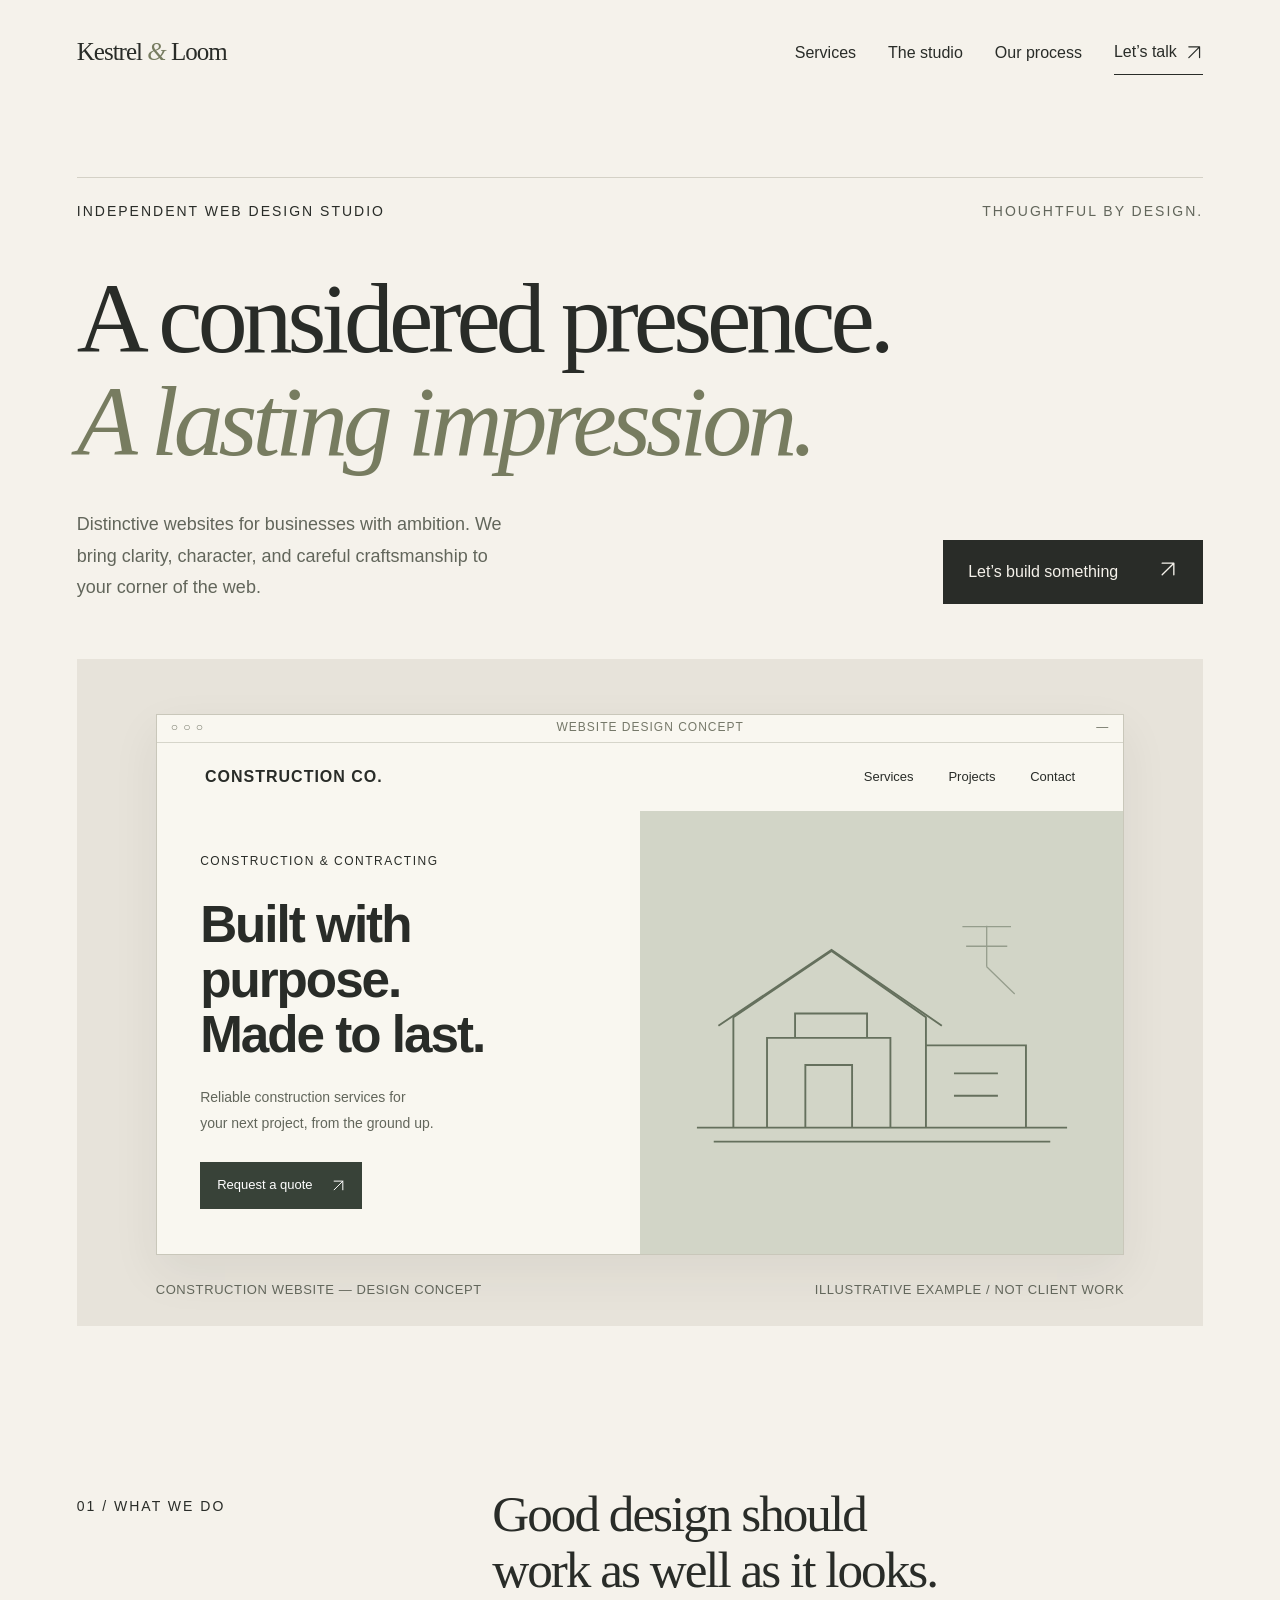
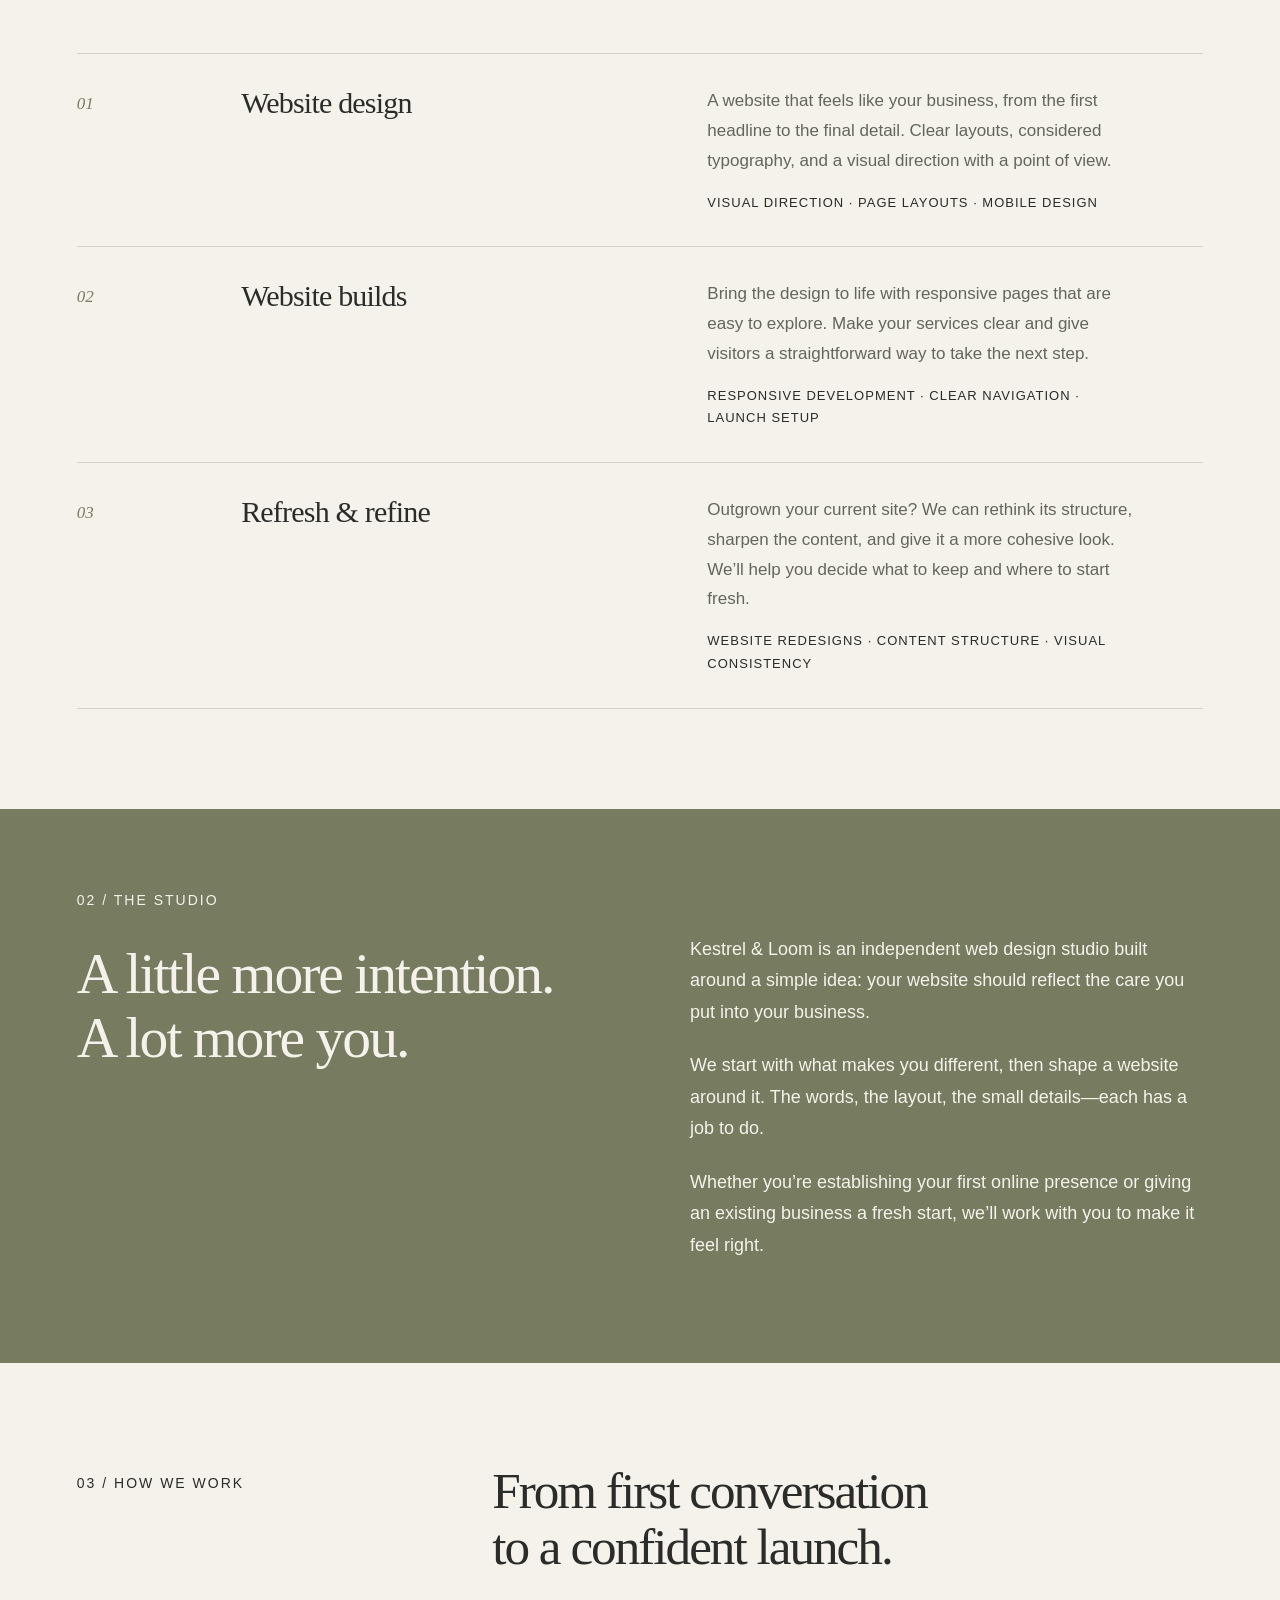
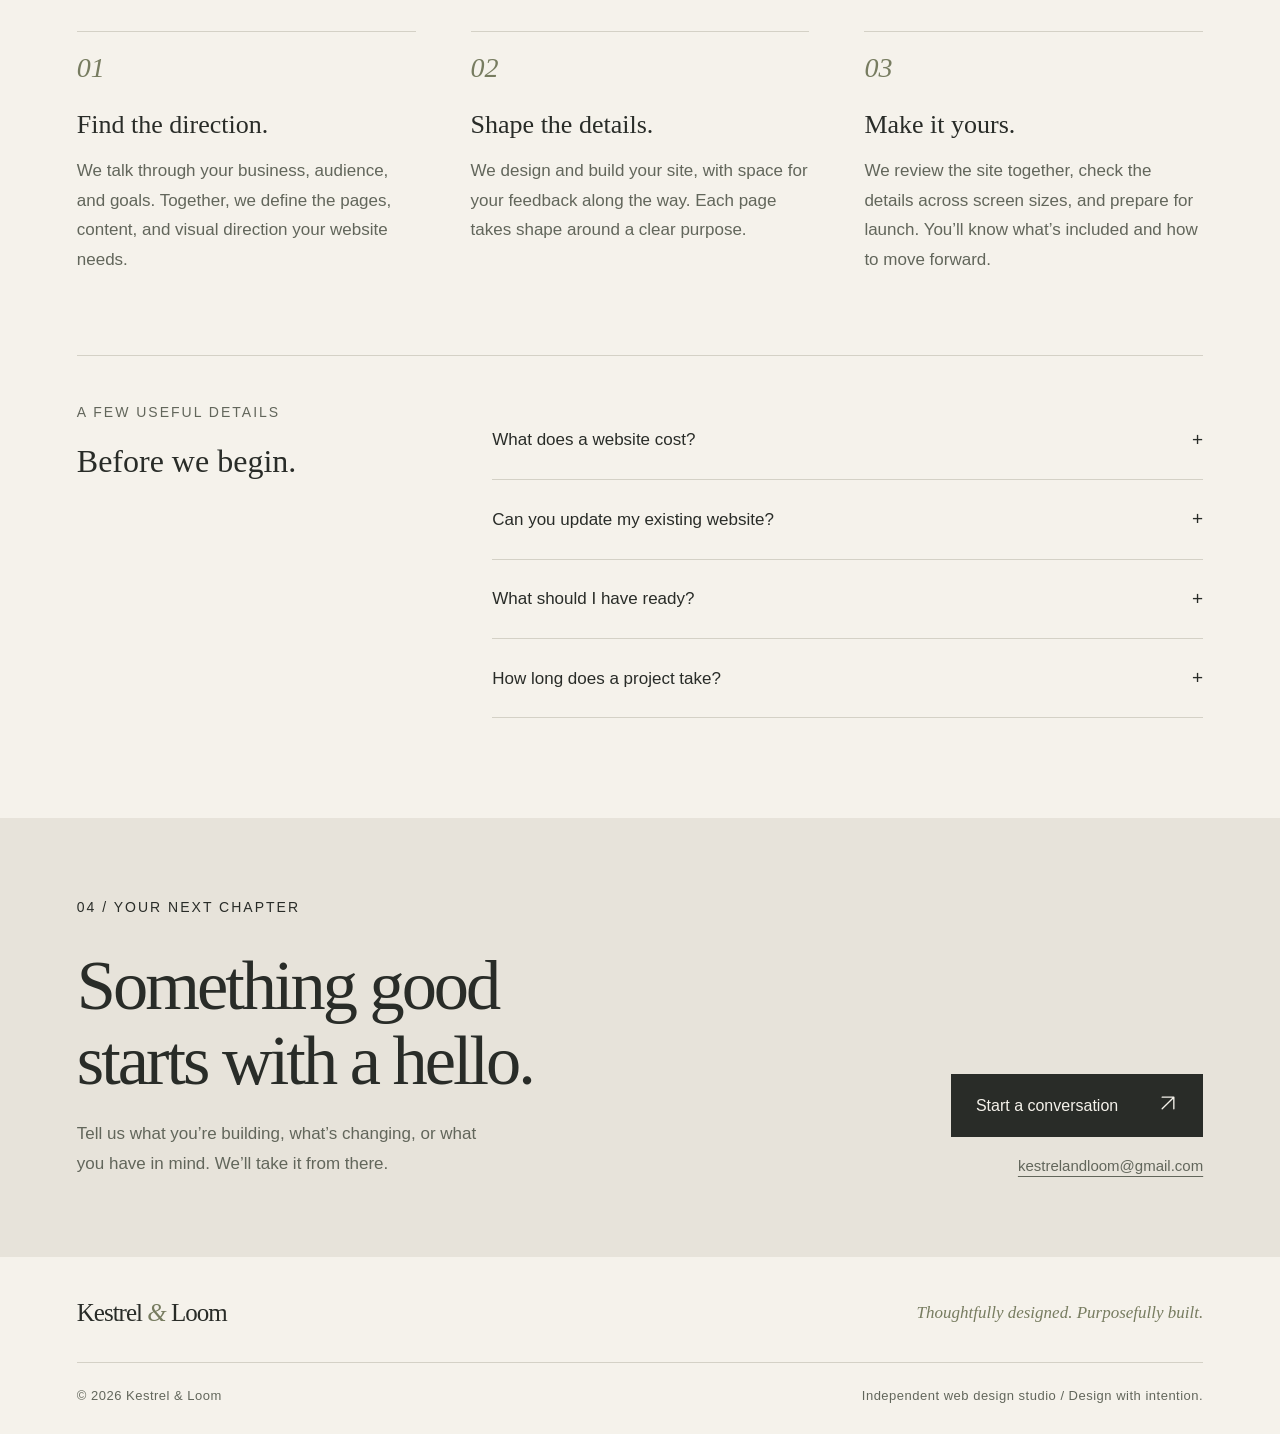
<file: index (4).html>
<!doctype html>
<html lang="en"><head><meta charset="utf-8"><meta name="viewport" content="width=device-width,initial-scale=1"><meta name="theme-color" content="#F5F2EB"><meta name="description" content="Kestrel & Loom — independent web design for businesses with ambition. Thoughtful design, clear content, and a considered online presence."><title>Kestrel &amp; Loom — Independent Web Design</title>
<style>
:root{--paper:#f5f2eb;--ink:#292c28;--olive:#777c60;--stone:#e7e3da;--line:#d4d1c6;--muted:#62665b}*{box-sizing:border-box}html{scroll-behavior:smooth}body{margin:0;background:var(--paper);color:var(--ink);font-family:Arial,Helvetica,sans-serif;font-size:17px;line-height:1.6;-webkit-font-smoothing:antialiased}a{color:inherit;text-underline-offset:5px}a:focus-visible,summary:focus-visible{outline:2px solid var(--ink);outline-offset:6px}::selection{background:#d6dac4}h1,h2,h3,p{margin:0}.wrap{width:min(1280px,88%);margin:auto}.label{font-size:14px;letter-spacing:2px;text-transform:uppercase;line-height:1.7}.skip{position:absolute;top:-80px;left:20px;background:var(--ink);color:white;padding:15px;z-index:10}.skip:focus{top:15px}header{padding:30px 0}header .wrap{display:flex;align-items:center;justify-content:space-between;gap:28px}.logo{text-decoration:none;font:25px Georgia,serif;letter-spacing:-1px;white-space:nowrap}.logo em{color:var(--olive)}nav{display:flex;gap:32px;font-size:16px;align-items:center}nav a{text-decoration:none}nav a:hover{text-decoration:underline}.nav-contact{border-bottom:1px solid;padding:9px 0}.hero{padding:72px 0 60px}.hero-top{display:flex;justify-content:space-between;border-top:1px solid var(--line);padding-top:22px}.hero-top p:last-child{color:var(--muted)}h1{font:clamp(58px,7.8vw,114px)/1.03 Georgia,serif;letter-spacing:-5px;margin:45px 0 35px}h1 em{color:var(--olive);font-weight:400}.hero-bottom{display:flex;justify-content:space-between;align-items:end;gap:40px}.hero-bottom p{max-width:410px;font-size:18px;line-height:1.85;color:var(--muted)}.button{display:inline-flex;align-items:center;justify-content:space-between;gap:40px;background:var(--ink);color:var(--paper);padding:19px 25px;text-decoration:none;font-size:16px;transition:background .2s}.button:hover{background:#4c5343}.showcase{margin-top:55px;background:var(--stone);padding:55px 7% 25px}.browser{background:#f9f7f0;border:1px solid #c9c7ba;box-shadow:0 18px 45px #292c2812;max-width:970px;margin:auto}.browser-bar{height:28px;border-bottom:1px solid #d6d5ca;display:flex;align-items:center;justify-content:space-between;padding:0 14px;color:#757869;font-size:12px;letter-spacing:1px}.sample-nav{display:flex;justify-content:space-between;align-items:center;padding:24px 5%;font-size:13px}.sample-brand{font:21px Georgia,serif}.sample-nav span:last-child{word-spacing:14px}.sample-main{display:grid;grid-template-columns:1fr 1fr}.sample-copy{padding:35px 9% 45px}.sample-copy .label{font-size:12px;letter-spacing:1.5px}.sample-copy h2{font:clamp(32px,4vw,57px)/1.08 Georgia,serif;letter-spacing:-2px;margin:23px 0}.sample-copy p{font-size:14px;line-height:1.8;max-width:220px;color:var(--muted)}.sample-link{display:block;margin-top:25px;font-size:13px;text-decoration:underline;text-underline-offset:5px}.still-life{background:#c6c9b6;position:relative;overflow:hidden;min-height:330px;isolation:isolate}.still-life:before{content:"";position:absolute;width:180%;height:130px;background:#d9dbc9;transform:rotate(-35deg);left:-30%;top:12%;box-shadow:0 30px 50px #434c3524}.still-life:after{content:"";position:absolute;inset:auto 0 0;height:30%;background:#b1b69e;border-top:1px solid #9ca58c}.vase{position:absolute;z-index:1;bottom:18%;left:30%;width:38%;height:44%;border-radius:30% 30% 39% 39%;background:linear-gradient(95deg,#8d9279,#e0e1ce 48%,#a4aa8e);box-shadow:24px 22px 22px #3f49322e}.vase:before{content:"";position:absolute;left:27%;width:46%;height:25%;top:-16%;background:#bfc4aa;border-radius:8% 8% 10% 10%;border-top:7px solid #7a8469}.stem{position:absolute;width:2px;height:190px;background:#667354;left:50%;bottom:58%;transform:rotate(17deg);transform-origin:bottom;z-index:2}.stem:before,.stem:after{content:"";position:absolute;width:43px;height:17px;background:#697756;border-radius:0 100% 0 100%;left:0;top:35px;transform:rotate(-24deg)}.stem:after{left:-40px;top:75px;transform:rotate(15deg)}.stem.two{height:150px;transform:rotate(-22deg);left:46%}.caption{display:flex;justify-content:space-between;gap:20px;margin-top:24px;font-size:13px;letter-spacing:1px;text-transform:uppercase;color:var(--muted);line-height:1.6}.section{padding:100px 0}.heading{display:grid;grid-template-columns:1fr 2fr;gap:60px;margin-bottom:55px}.heading h2{font:clamp(36px,4vw,58px)/1.1 Georgia,serif;letter-spacing:-2px}.heading .label{padding-top:9px}.services{border-top:1px solid var(--line)}.service{display:grid;grid-template-columns:.3fr 1fr 1.15fr;gap:35px;border-bottom:1px solid var(--line);padding:32px 0}.number{font:italic 17px Georgia,serif;color:var(--olive)}.service .number{padding-top:8px}.service h3{font:30px Georgia,serif;letter-spacing:-.8px}.service p{font-size:17px;line-height:1.85;max-width:410px;color:var(--muted)}.tags{display:block;margin-top:16px;font-size:13px;letter-spacing:1px;text-transform:uppercase;color:var(--ink)}.studio{background:var(--olive);color:var(--paper)}.studio .wrap{display:grid;grid-template-columns:1fr 1fr;gap:100px;padding:80px 0}.studio h2{font:clamp(40px,4.5vw,66px)/1.1 Georgia,serif;letter-spacing:-2px;margin-top:30px}.studio p:not(.label){font-size:18px;line-height:1.95;margin-bottom:22px}.studio .right{padding-top:45px}.steps{display:grid;grid-template-columns:repeat(3,1fr);gap:55px}.step{border-top:1px solid var(--line);padding-top:20px}.step .number{font-size:28px}.step h3{font:26px Georgia,serif;margin:25px 0 16px}.step p{font-size:17px;line-height:1.9;color:var(--muted)}.faq{border-top:1px solid var(--line);display:grid;grid-template-columns:1fr 2fr;gap:60px;padding-top:45px;margin-top:80px}.faq h2{font:32px Georgia,serif}.faq .label{margin-bottom:18px;color:var(--muted)}details{border-bottom:1px solid var(--line)}summary{cursor:pointer;list-style:none;display:flex;justify-content:space-between;gap:24px;font-size:17px;padding:21px 0}summary::-webkit-details-marker{display:none}summary:after{content:"+";font-size:19px}details[open] summary:after{content:"−"}details p{font-size:17px;line-height:1.9;color:var(--muted);padding:0 35px 24px 0}.contact{background:var(--stone);padding:78px 0}.contact .wrap{display:flex;justify-content:space-between;align-items:end;gap:50px}.contact h2{font:clamp(42px,5.5vw,76px)/1.06 Georgia,serif;letter-spacing:-3px;margin:28px 0 22px}.contact p:not(.label){font-size:17px;color:var(--muted);line-height:1.8;max-width:400px}.email{display:block;font-size:15px;margin-top:16px;color:var(--muted);text-align:right}footer{padding:42px 0 27px}footer .top{display:flex;justify-content:space-between;align-items:center;gap:30px;padding-bottom:35px}footer .bottom{display:flex;justify-content:space-between;gap:20px;border-top:1px solid var(--line);padding-top:22px;font-size:13px;color:var(--muted);letter-spacing:.5px}.footer-note{font:italic 17px Georgia,serif;color:var(--olive)}
@media(max-width:850px){nav{gap:20px}h1{letter-spacing:-3px}.hero{padding-top:48px}.showcase{padding:35px 5% 22px}.section{padding:75px 0}.heading{grid-template-columns:1fr;gap:25px}.service{grid-template-columns:.2fr 1fr 1.3fr;gap:20px}.studio .wrap{gap:50px}.steps{gap:30px}.faq{grid-template-columns:1fr;gap:25px}.contact .wrap{align-items:start;flex-direction:column;gap:28px}.email{text-align:left}.sample-copy{padding-top:20px}.still-life{min-height:280px}}
@media(max-width:560px){header{padding:24px 0}.logo{font-size:22px}nav a:not(.nav-contact){display:none}nav{font-size:15px}.hero{padding:30px 0 45px}.hero-top .label{font-size:12px;letter-spacing:1.3px}.hero-top p:last-child{display:none}h1{font-size:clamp(46px,12vw,65px);letter-spacing:-2.5px;margin:35px 0 27px}.hero-bottom{display:block}.hero-bottom p{font-size:18px}.hero-bottom .button{margin-top:26px}.showcase{margin-top:38px;padding:22px 5% 18px}.sample-nav{padding:16px 7%}.sample-brand{font-size:17px}.sample-nav span:last-child{font-size:11px;word-spacing:6px}.sample-main{grid-template-columns:1fr}.sample-copy{padding:20px 7% 28px}.sample-copy h2{font-size:40px;margin:17px 0}.sample-copy p{font-size:15px;max-width:230px}.sample-link{margin-top:18px}.still-life{min-height:220px}.vase{width:27%;left:37%}.caption{font-size:11px;letter-spacing:.5px}.caption span:last-child{text-align:right;max-width:110px}.section{padding:60px 0}.heading{margin-bottom:35px}.heading h2{font-size:40px;letter-spacing:-1.5px}.service{grid-template-columns:26px 1fr;gap:10px;padding:26px 0}.service p{grid-column:2}.service h3{font-size:28px}.studio .wrap{grid-template-columns:1fr;gap:25px;padding:55px 0}.studio h2{font-size:43px}.studio .right{padding-top:0}.steps{grid-template-columns:1fr;gap:30px}.step{display:grid;grid-template-columns:40px 1fr;gap:10px}.step h3{margin:0 0 14px}.step p{grid-column:2}.step .number{font-size:25px}.faq{margin-top:55px;padding-top:32px}.faq h2{font-size:30px}.contact{padding:55px 0}.contact h2{font-size:49px;letter-spacing:-2px}footer .top{align-items:start;flex-direction:column;gap:18px}.footer-note{font-size:16px}footer .bottom{font-size:12px;line-height:1.7}footer .bottom span:last-child{text-align:right}}
@media(prefers-reduced-motion:reduce){html{scroll-behavior:auto}*{transition:none!important}}

/* Readable supporting type across desktop and mobile. */
.hero-bottom p,.service p,.step p,details p,.studio p:not(.label),.contact p:not(.label){line-height:1.75}
.service p{max-width:46ch}.hero-bottom p{max-width:44ch}
.sample-nav span:last-child{word-spacing:8px;line-height:1.6}
.sample-copy p{max-width:30ch}.sample-copy .sample-link{line-height:1.7}
.caption{line-height:1.7;letter-spacing:.6px}
.summary,summary{line-height:1.6}summary{padding:24px 0;align-items:center}
.email{overflow-wrap:anywhere;line-height:1.7}
footer .bottom{line-height:1.7}
@media(max-width:850px){.hero-bottom{align-items:start}.button{flex-shrink:0;gap:24px}.sample-nav{gap:16px}.sample-nav span:last-child{word-spacing:4px}}
@media(max-width:560px){header .wrap{gap:12px}.logo{font-size:21px}.nav-contact{white-space:nowrap}.button{padding:18px 22px}.sample-nav{flex-wrap:wrap;gap:8px}.sample-copy .label{font-size:12px}.sample-copy p{font-size:15px}.sample-link{font-size:14px}.caption{flex-direction:column;gap:7px}.caption span:last-child{text-align:left;max-width:none}.contact h2{font-size:clamp(40px,11vw,49px)}footer .bottom{flex-direction:column;gap:10px}footer .bottom span:last-child{text-align:left}.tags{line-height:1.85}}

/* Vector arrows stay consistent across mobile and desktop. */
.arrow-icon{display:inline-block;width:1.15em;height:1.15em;vertical-align:-.15em;flex-shrink:0}
.nav-contact{display:inline-flex;align-items:center;gap:8px}
.button .arrow-icon{width:20px;height:20px}

/* Construction website concept */
.construction-nav .sample-brand{font:700 16px Arial,sans-serif;letter-spacing:1px}.construction-copy h2{font-family:Arial,Helvetica,sans-serif;font-weight:700;letter-spacing:-2px}.sample-cta{display:inline-flex;gap:18px;align-items:center;margin-top:26px;padding:13px 17px;background:#384238;color:#fff;font-size:13px}.construction-art{min-height:330px;background:#d2d5c7;color:#65705d;display:flex;align-items:center;justify-content:center;padding:24px}.construction-art svg{width:100%;max-width:430px;height:auto}@media(max-width:850px){.construction-art{min-height:280px}}@media(max-width:560px){.construction-art{min-height:210px;padding:15px}.construction-nav .sample-brand{font-size:14px}.construction-copy h2{font-size:clamp(32px,9vw,40px);letter-spacing:-1.5px}}
</style></head><body id="top"><a class="skip" href="#main">Skip to content</a>
<header><div class="wrap"><a class="logo" href="#top" aria-label="Kestrel and Loom home">Kestrel <em>&amp;</em> Loom</a><nav aria-label="Main navigation"><a href="#services">Services</a><a href="#studio">The studio</a><a href="#process">Our process</a><a class="nav-contact" href="#contact">Let’s talk <svg class="arrow-icon" xmlns="http://www.w3.org/2000/svg" width="18" height="18" viewBox="0 0 24 24" fill="none" stroke="currentColor" stroke-width="1.6" stroke-linecap="round" stroke-linejoin="round" aria-hidden="true" focusable="false"><path d="M5 19 19 5M5 5h14v14"/></svg></a></nav></div></header>
<main id="main"><section class="hero wrap" aria-labelledby="hero-title"><div class="hero-top"><p class="label">Independent web design studio</p><p class="label">Thoughtful by design.</p></div><h1 id="hero-title">A considered presence.<br><em>A lasting impression.</em></h1><div class="hero-bottom"><p>Distinctive websites for businesses with ambition. We bring clarity, character, and careful craftsmanship to your corner of the web.</p><a class="button" href="#contact">Let’s build something <span aria-hidden="true"><svg class="arrow-icon" xmlns="http://www.w3.org/2000/svg" width="18" height="18" viewBox="0 0 24 24" fill="none" stroke="currentColor" stroke-width="1.6" stroke-linecap="round" stroke-linejoin="round" aria-hidden="true" focusable="false"><path d="M5 19 19 5M5 5h14v14"/></svg></span></a></div>
<div class="showcase"><div class="browser" role="img" aria-label="Example construction company website with a simple building illustration and a quote request button."><div class="browser-bar"><span aria-hidden="true">○ ○ ○</span><span>WEBSITE DESIGN CONCEPT</span><span aria-hidden="true">—</span></div><div class="sample-nav construction-nav"><span class="sample-brand">CONSTRUCTION CO.</span><span>Services &nbsp; Projects &nbsp; Contact</span></div><div class="sample-main"><div class="sample-copy construction-copy"><span class="label">Construction &amp; contracting</span><h2>Built with purpose.<br>Made to last.</h2><p>Reliable construction services for your next project, from the ground up.</p><span class="sample-cta">Request a quote <svg class="arrow-icon" xmlns="http://www.w3.org/2000/svg" viewBox="0 0 24 24" fill="none" stroke="currentColor" stroke-width="1.6" stroke-linecap="round" stroke-linejoin="round" aria-hidden="true" focusable="false"><path d="M5 19 19 5M5 5h14v14"/></svg></span></div><div class="construction-art" aria-hidden="true"><svg viewBox="0 0 460 330" fill="none" xmlns="http://www.w3.org/2000/svg"><path d="M32 267H428M71 267V149L176 78L277 149V267M107 267V171H239V267M148 267V200H198V267M277 267V179H384V267M307 209H354M307 233H354" stroke="currentColor" stroke-width="2"/><path d="M55 158 176 77 294 158M137 171v-26h77v26M50 282h360" stroke="currentColor" stroke-width="2"/><path d="M342 95V51M320 73h44M316 52h52M342 95l30 29" stroke="currentColor" stroke-width="1.4" opacity=".55"/></svg></div></div></div><div class="caption"><span>Construction website — design concept</span><span>Illustrative example / not client work</span></div></div></section>
<section class="section wrap" id="services" aria-labelledby="services-title"><div class="heading"><p class="label">01 / What we do</p><h2 id="services-title">Good design should<br>work as well as it looks.</h2></div><div class="services"><article class="service"><span class="number">01</span><h3>Website design</h3><p>A website that feels like your business, from the first headline to the final detail. Clear layouts, considered typography, and a visual direction with a point of view.<span class="tags">Visual direction · Page layouts · Mobile design</span></p></article><article class="service"><span class="number">02</span><h3>Website builds</h3><p>Bring the design to life with responsive pages that are easy to explore. Make your services clear and give visitors a straightforward way to take the next step.<span class="tags">Responsive development · Clear navigation · Launch setup</span></p></article><article class="service"><span class="number">03</span><h3>Refresh &amp; refine</h3><p>Outgrown your current site? We can rethink its structure, sharpen the content, and give it a more cohesive look. We’ll help you decide what to keep and where to start fresh.<span class="tags">Website redesigns · Content structure · Visual consistency</span></p></article></div></section>
<section class="studio" id="studio" aria-labelledby="studio-title"><div class="wrap"><div><p class="label">02 / The studio</p><h2 id="studio-title">A little more intention.<br>A lot more you.</h2></div><div class="right"><p>Kestrel &amp; Loom is an independent web design studio built around a simple idea: your website should reflect the care you put into your business.</p><p>We start with what makes you different, then shape a website around it. The words, the layout, the small details—each has a job to do.</p><p>Whether you’re establishing your first online presence or giving an existing business a fresh start, we’ll work with you to make it feel right.</p></div></div></section>
<section class="section wrap" id="process" aria-labelledby="process-title"><div class="heading"><p class="label">03 / How we work</p><h2 id="process-title">From first conversation<br>to a confident launch.</h2></div><div class="steps"><article class="step"><span class="number">01</span><h3>Find the direction.</h3><p>We talk through your business, audience, and goals. Together, we define the pages, content, and visual direction your website needs.</p></article><article class="step"><span class="number">02</span><h3>Shape the details.</h3><p>We design and build your site, with space for your feedback along the way. Each page takes shape around a clear purpose.</p></article><article class="step"><span class="number">03</span><h3>Make it yours.</h3><p>We review the site together, check the details across screen sizes, and prepare for launch. You’ll know what’s included and how to move forward.</p></article></div><div class="faq"><div><p class="label">A few useful details</p><h2>Before we begin.</h2></div><div><details><summary>What does a website cost?</summary><p>It depends on the number of pages, the features you need, and how much content is ready. Tell us a little about your project and we’ll put together a clear scope and quote before work begins.</p></details><details><summary>Can you update my existing website?</summary><p>Yes. Send us your current website and what you’d like to improve. We’ll look at its design and structure, then discuss whether a focused refresh or a new build makes the most sense.</p></details><details><summary>What should I have ready?</summary><p>A short description of your business, your goals for the site, and any existing branding, photos, or text are a helpful start. It’s fine if you don’t have everything figured out—we can work through the direction together.</p></details><details><summary>How long does a project take?</summary><p>Timing depends on the scope and how quickly content and feedback are available. We’ll agree on a timeline at the start, so you know what to expect at each stage.</p></details></div></div></section>
<section class="contact" id="contact" aria-labelledby="contact-title"><div class="wrap"><div><p class="label">04 / Your next chapter</p><h2 id="contact-title">Something good<br>starts with a hello.</h2><p>Tell us what you’re building, what’s changing, or what you have in mind. We’ll take it from there.</p></div><div><a class="button" href="mailto:kestrelandloom@gmail.com?subject=Website%20project%20inquiry">Start a conversation <span aria-hidden="true"><svg class="arrow-icon" xmlns="http://www.w3.org/2000/svg" width="18" height="18" viewBox="0 0 24 24" fill="none" stroke="currentColor" stroke-width="1.6" stroke-linecap="round" stroke-linejoin="round" aria-hidden="true" focusable="false"><path d="M5 19 19 5M5 5h14v14"/></svg></span></a><a class="email" href="mailto:kestrelandloom@gmail.com">kestrelandloom@gmail.com</a></div></div></section></main>
<footer class="wrap"><div class="top"><a class="logo" href="#top">Kestrel <em>&amp;</em> Loom</a><p class="footer-note">Thoughtfully designed. Purposefully built.</p></div><div class="bottom"><span>© 2026 Kestrel &amp; Loom</span><span>Independent web design studio / Design with intention.</span></div></footer></body></html>
</file>
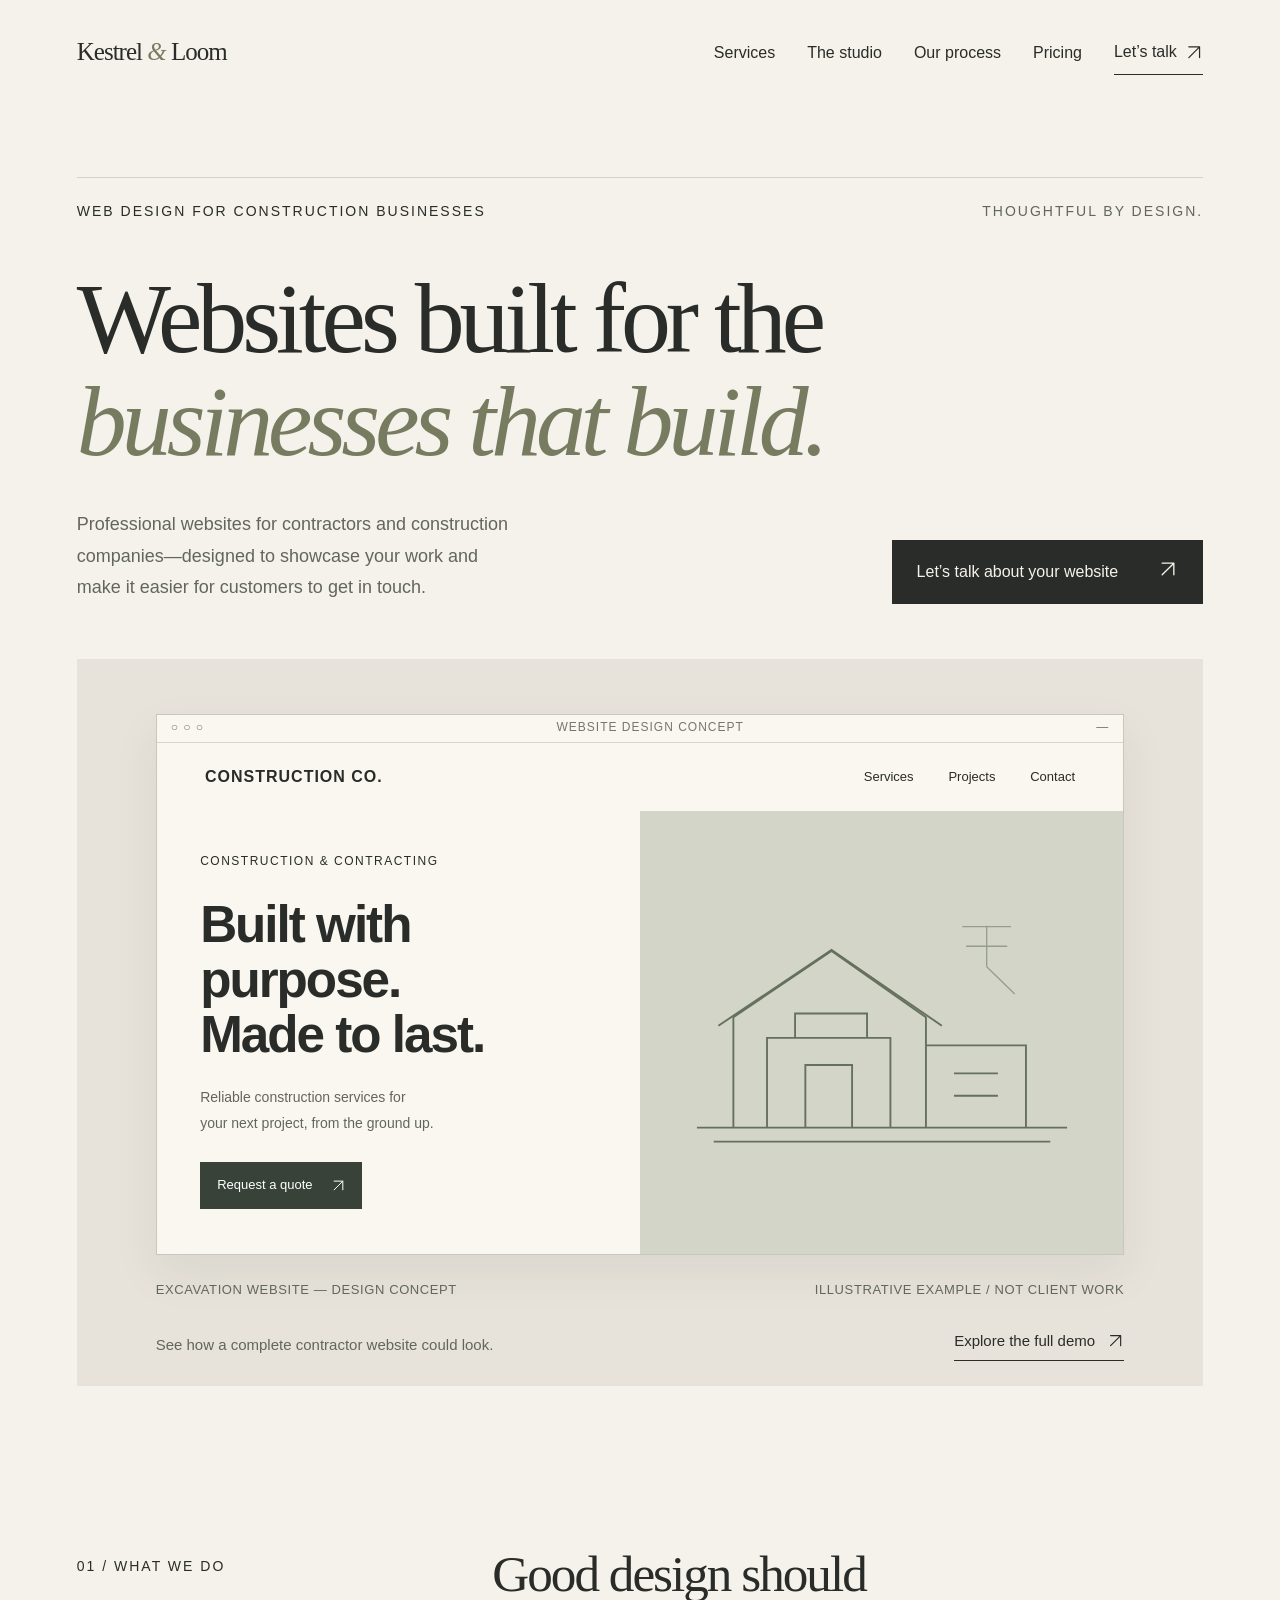
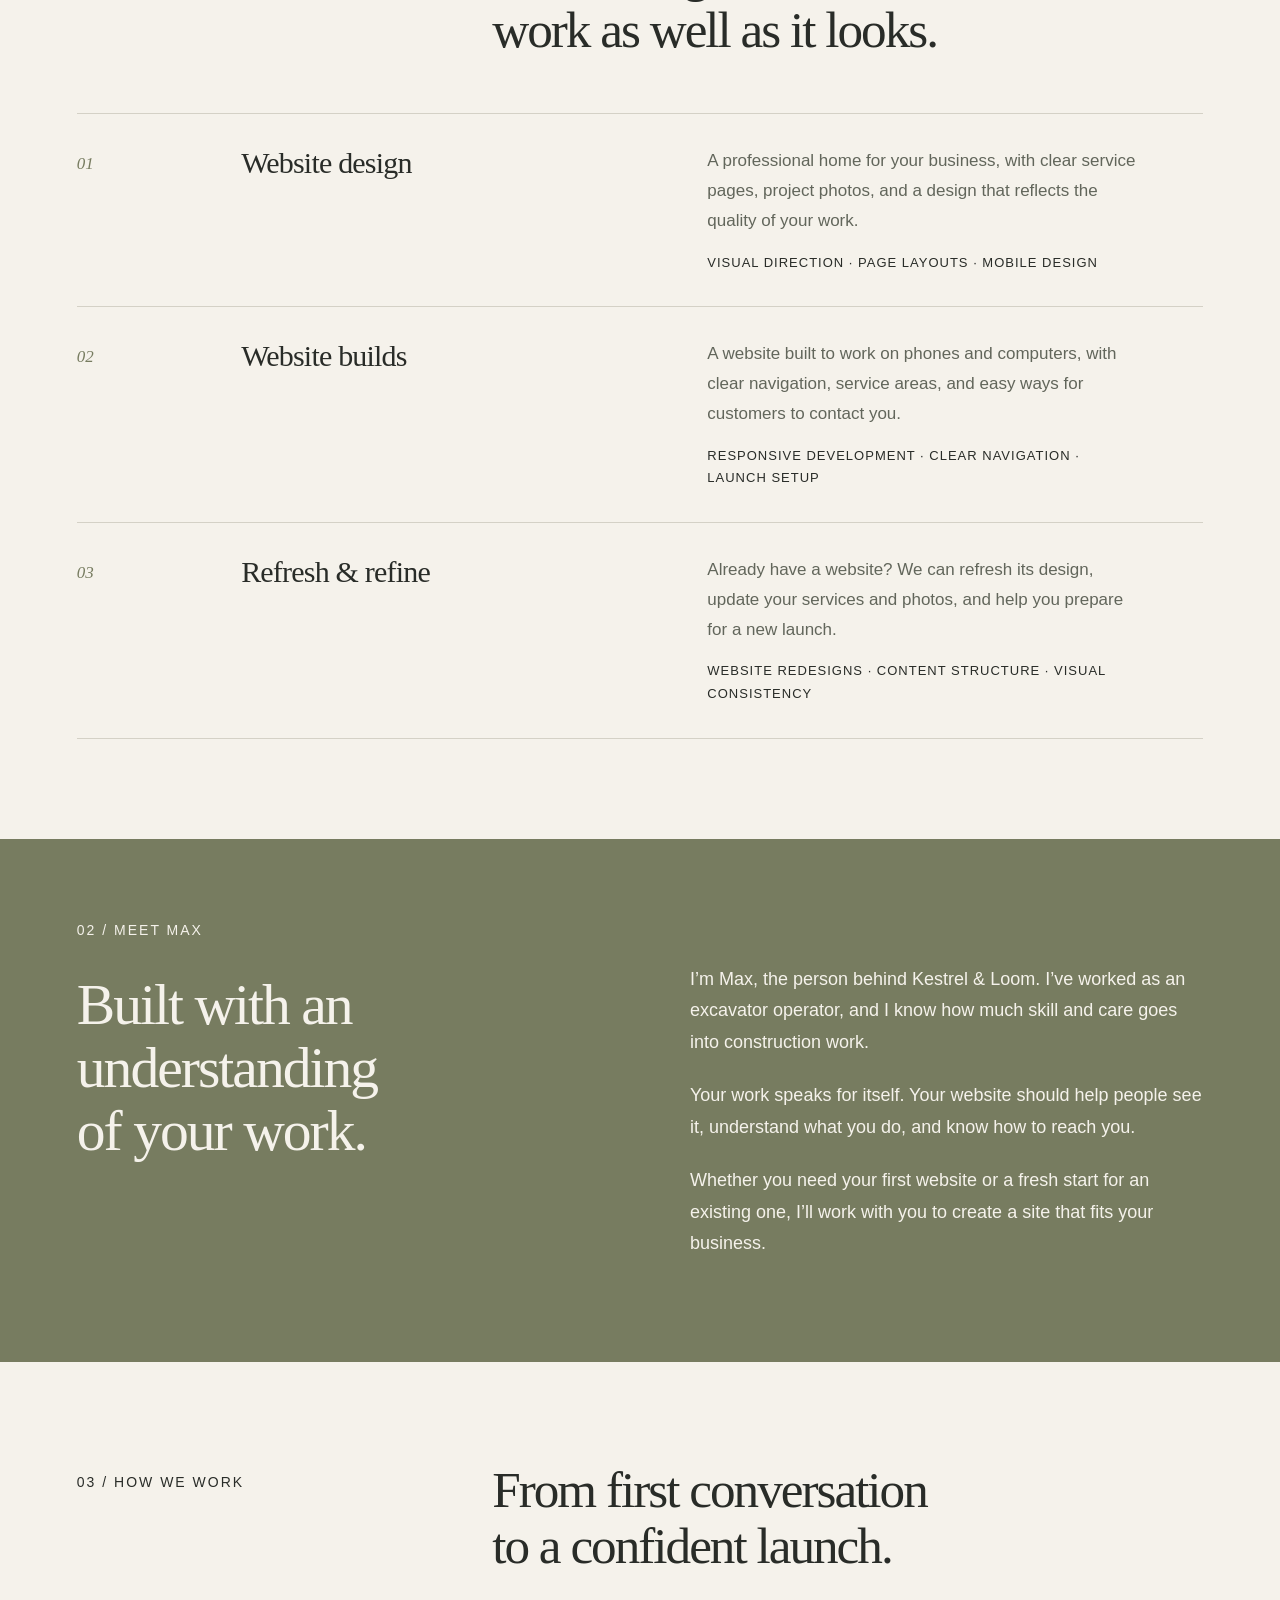
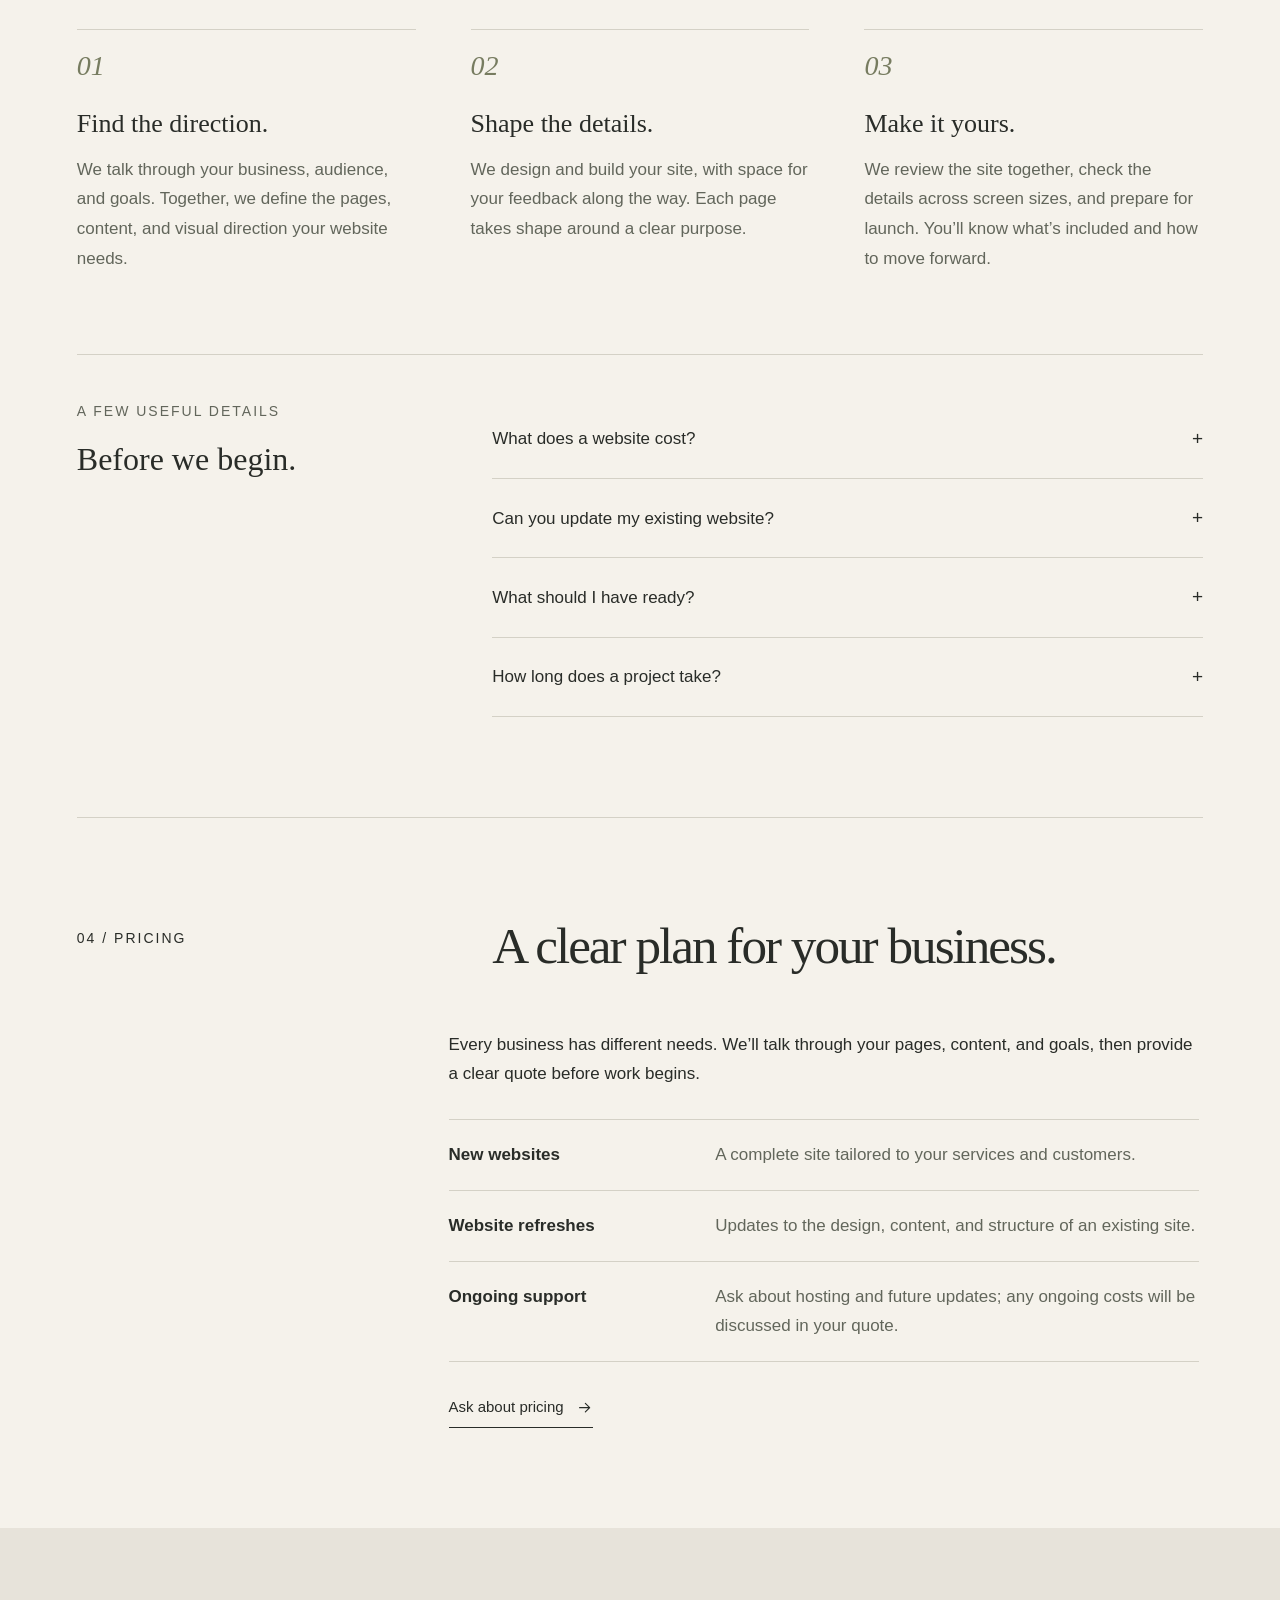
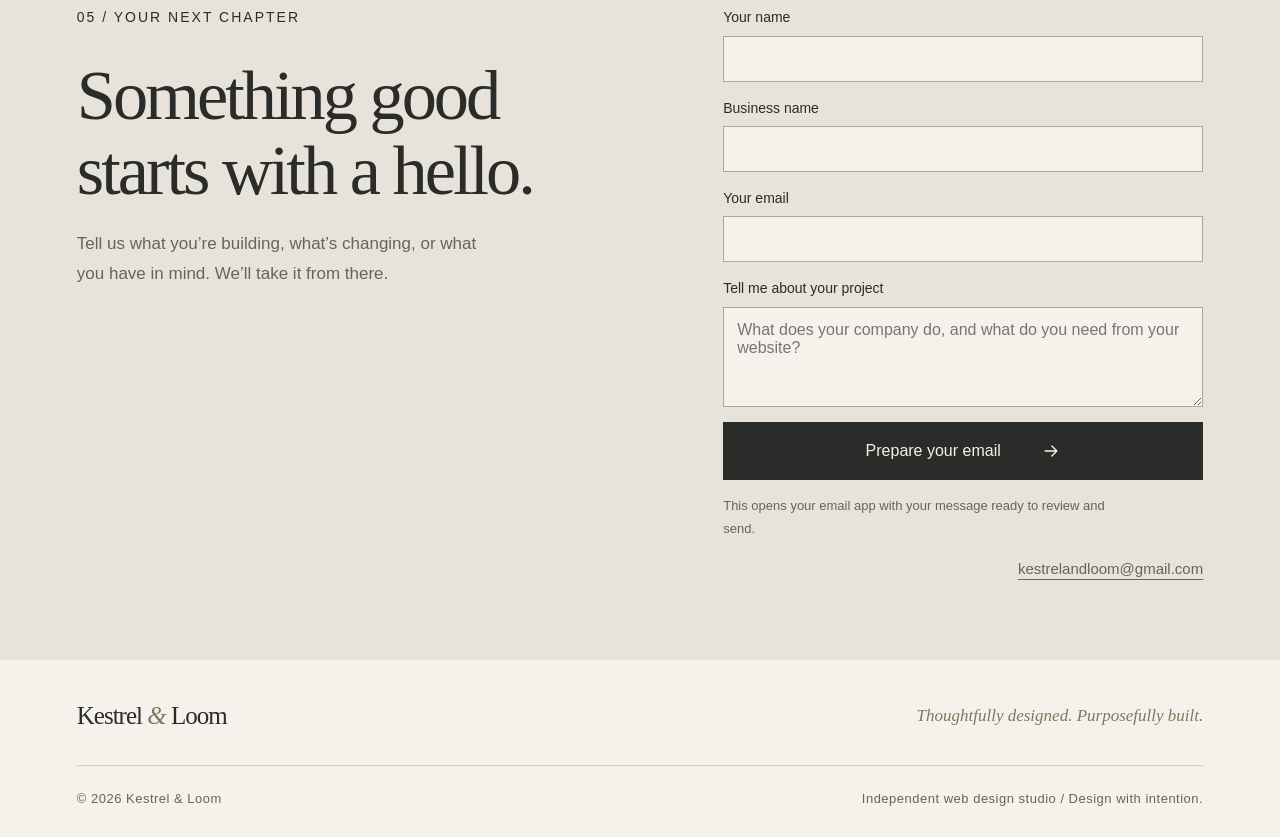
<file: index (5).html>
<!doctype html>
<html lang="en"><head><meta charset="utf-8"><meta name="viewport" content="width=device-width,initial-scale=1"><meta name="theme-color" content="#F5F2EB"><meta name="description" content="Kestrel & Loom — independent web design for businesses with ambition. Thoughtful design, clear content, and a considered online presence."><title>Kestrel &amp; Loom — Independent Web Design</title>
<style>
:root{--paper:#f5f2eb;--ink:#292c28;--olive:#777c60;--stone:#e7e3da;--line:#d4d1c6;--muted:#62665b}*{box-sizing:border-box}html{scroll-behavior:smooth}body{margin:0;background:var(--paper);color:var(--ink);font-family:Arial,Helvetica,sans-serif;font-size:17px;line-height:1.6;-webkit-font-smoothing:antialiased}a{color:inherit;text-underline-offset:5px}a:focus-visible,summary:focus-visible{outline:2px solid var(--ink);outline-offset:6px}::selection{background:#d6dac4}h1,h2,h3,p{margin:0}.wrap{width:min(1280px,88%);margin:auto}.label{font-size:14px;letter-spacing:2px;text-transform:uppercase;line-height:1.7}.skip{position:absolute;top:-80px;left:20px;background:var(--ink);color:white;padding:15px;z-index:10}.skip:focus{top:15px}header{padding:30px 0}header .wrap{display:flex;align-items:center;justify-content:space-between;gap:28px}.logo{text-decoration:none;font:25px Georgia,serif;letter-spacing:-1px;white-space:nowrap}.logo em{color:var(--olive)}nav{display:flex;gap:32px;font-size:16px;align-items:center}nav a{text-decoration:none}nav a:hover{text-decoration:underline}.nav-contact{border-bottom:1px solid;padding:9px 0}.hero{padding:72px 0 60px}.hero-top{display:flex;justify-content:space-between;border-top:1px solid var(--line);padding-top:22px}.hero-top p:last-child{color:var(--muted)}h1{font:clamp(58px,7.8vw,114px)/1.03 Georgia,serif;letter-spacing:-5px;margin:45px 0 35px}h1 em{color:var(--olive);font-weight:400}.hero-bottom{display:flex;justify-content:space-between;align-items:end;gap:40px}.hero-bottom p{max-width:410px;font-size:18px;line-height:1.85;color:var(--muted)}.button{display:inline-flex;align-items:center;justify-content:space-between;gap:40px;background:var(--ink);color:var(--paper);padding:19px 25px;text-decoration:none;font-size:16px;transition:background .2s}.button:hover{background:#4c5343}.showcase{margin-top:55px;background:var(--stone);padding:55px 7% 25px}.browser{background:#f9f7f0;border:1px solid #c9c7ba;box-shadow:0 18px 45px #292c2812;max-width:970px;margin:auto}.browser-bar{height:28px;border-bottom:1px solid #d6d5ca;display:flex;align-items:center;justify-content:space-between;padding:0 14px;color:#757869;font-size:12px;letter-spacing:1px}.sample-nav{display:flex;justify-content:space-between;align-items:center;padding:24px 5%;font-size:13px}.sample-brand{font:21px Georgia,serif}.sample-nav span:last-child{word-spacing:14px}.sample-main{display:grid;grid-template-columns:1fr 1fr}.sample-copy{padding:35px 9% 45px}.sample-copy .label{font-size:12px;letter-spacing:1.5px}.sample-copy h2{font:clamp(32px,4vw,57px)/1.08 Georgia,serif;letter-spacing:-2px;margin:23px 0}.sample-copy p{font-size:14px;line-height:1.8;max-width:220px;color:var(--muted)}.sample-link{display:block;margin-top:25px;font-size:13px;text-decoration:underline;text-underline-offset:5px}.still-life{background:#c6c9b6;position:relative;overflow:hidden;min-height:330px;isolation:isolate}.still-life:before{content:"";position:absolute;width:180%;height:130px;background:#d9dbc9;transform:rotate(-35deg);left:-30%;top:12%;box-shadow:0 30px 50px #434c3524}.still-life:after{content:"";position:absolute;inset:auto 0 0;height:30%;background:#b1b69e;border-top:1px solid #9ca58c}.vase{position:absolute;z-index:1;bottom:18%;left:30%;width:38%;height:44%;border-radius:30% 30% 39% 39%;background:linear-gradient(95deg,#8d9279,#e0e1ce 48%,#a4aa8e);box-shadow:24px 22px 22px #3f49322e}.vase:before{content:"";position:absolute;left:27%;width:46%;height:25%;top:-16%;background:#bfc4aa;border-radius:8% 8% 10% 10%;border-top:7px solid #7a8469}.stem{position:absolute;width:2px;height:190px;background:#667354;left:50%;bottom:58%;transform:rotate(17deg);transform-origin:bottom;z-index:2}.stem:before,.stem:after{content:"";position:absolute;width:43px;height:17px;background:#697756;border-radius:0 100% 0 100%;left:0;top:35px;transform:rotate(-24deg)}.stem:after{left:-40px;top:75px;transform:rotate(15deg)}.stem.two{height:150px;transform:rotate(-22deg);left:46%}.caption{display:flex;justify-content:space-between;gap:20px;margin-top:24px;font-size:13px;letter-spacing:1px;text-transform:uppercase;color:var(--muted);line-height:1.6}.section{padding:100px 0}.heading{display:grid;grid-template-columns:1fr 2fr;gap:60px;margin-bottom:55px}.heading h2{font:clamp(36px,4vw,58px)/1.1 Georgia,serif;letter-spacing:-2px}.heading .label{padding-top:9px}.services{border-top:1px solid var(--line)}.service{display:grid;grid-template-columns:.3fr 1fr 1.15fr;gap:35px;border-bottom:1px solid var(--line);padding:32px 0}.number{font:italic 17px Georgia,serif;color:var(--olive)}.service .number{padding-top:8px}.service h3{font:30px Georgia,serif;letter-spacing:-.8px}.service p{font-size:17px;line-height:1.85;max-width:410px;color:var(--muted)}.tags{display:block;margin-top:16px;font-size:13px;letter-spacing:1px;text-transform:uppercase;color:var(--ink)}.studio{background:var(--olive);color:var(--paper)}.studio .wrap{display:grid;grid-template-columns:1fr 1fr;gap:100px;padding:80px 0}.studio h2{font:clamp(40px,4.5vw,66px)/1.1 Georgia,serif;letter-spacing:-2px;margin-top:30px}.studio p:not(.label){font-size:18px;line-height:1.95;margin-bottom:22px}.studio .right{padding-top:45px}.steps{display:grid;grid-template-columns:repeat(3,1fr);gap:55px}.step{border-top:1px solid var(--line);padding-top:20px}.step .number{font-size:28px}.step h3{font:26px Georgia,serif;margin:25px 0 16px}.step p{font-size:17px;line-height:1.9;color:var(--muted)}.faq{border-top:1px solid var(--line);display:grid;grid-template-columns:1fr 2fr;gap:60px;padding-top:45px;margin-top:80px}.faq h2{font:32px Georgia,serif}.faq .label{margin-bottom:18px;color:var(--muted)}details{border-bottom:1px solid var(--line)}summary{cursor:pointer;list-style:none;display:flex;justify-content:space-between;gap:24px;font-size:17px;padding:21px 0}summary::-webkit-details-marker{display:none}summary:after{content:"+";font-size:19px}details[open] summary:after{content:"−"}details p{font-size:17px;line-height:1.9;color:var(--muted);padding:0 35px 24px 0}.contact{background:var(--stone);padding:78px 0}.contact .wrap{display:flex;justify-content:space-between;align-items:end;gap:50px}.contact h2{font:clamp(42px,5.5vw,76px)/1.06 Georgia,serif;letter-spacing:-3px;margin:28px 0 22px}.contact p:not(.label){font-size:17px;color:var(--muted);line-height:1.8;max-width:400px}.email{display:block;font-size:15px;margin-top:16px;color:var(--muted);text-align:right}footer{padding:42px 0 27px}footer .top{display:flex;justify-content:space-between;align-items:center;gap:30px;padding-bottom:35px}footer .bottom{display:flex;justify-content:space-between;gap:20px;border-top:1px solid var(--line);padding-top:22px;font-size:13px;color:var(--muted);letter-spacing:.5px}.footer-note{font:italic 17px Georgia,serif;color:var(--olive)}
@media(max-width:850px){nav{gap:20px}h1{letter-spacing:-3px}.hero{padding-top:48px}.showcase{padding:35px 5% 22px}.section{padding:75px 0}.heading{grid-template-columns:1fr;gap:25px}.service{grid-template-columns:.2fr 1fr 1.3fr;gap:20px}.studio .wrap{gap:50px}.steps{gap:30px}.faq{grid-template-columns:1fr;gap:25px}.contact .wrap{align-items:start;flex-direction:column;gap:28px}.email{text-align:left}.sample-copy{padding-top:20px}.still-life{min-height:280px}}
@media(max-width:560px){header{padding:24px 0}.logo{font-size:22px}nav a:not(.nav-contact){display:none}nav{font-size:15px}.hero{padding:30px 0 45px}.hero-top .label{font-size:12px;letter-spacing:1.3px}.hero-top p:last-child{display:none}h1{font-size:clamp(46px,12vw,65px);letter-spacing:-2.5px;margin:35px 0 27px}.hero-bottom{display:block}.hero-bottom p{font-size:18px}.hero-bottom .button{margin-top:26px}.showcase{margin-top:38px;padding:22px 5% 18px}.sample-nav{padding:16px 7%}.sample-brand{font-size:17px}.sample-nav span:last-child{font-size:11px;word-spacing:6px}.sample-main{grid-template-columns:1fr}.sample-copy{padding:20px 7% 28px}.sample-copy h2{font-size:40px;margin:17px 0}.sample-copy p{font-size:15px;max-width:230px}.sample-link{margin-top:18px}.still-life{min-height:220px}.vase{width:27%;left:37%}.caption{font-size:11px;letter-spacing:.5px}.caption span:last-child{text-align:right;max-width:110px}.section{padding:60px 0}.heading{margin-bottom:35px}.heading h2{font-size:40px;letter-spacing:-1.5px}.service{grid-template-columns:26px 1fr;gap:10px;padding:26px 0}.service p{grid-column:2}.service h3{font-size:28px}.studio .wrap{grid-template-columns:1fr;gap:25px;padding:55px 0}.studio h2{font-size:43px}.studio .right{padding-top:0}.steps{grid-template-columns:1fr;gap:30px}.step{display:grid;grid-template-columns:40px 1fr;gap:10px}.step h3{margin:0 0 14px}.step p{grid-column:2}.step .number{font-size:25px}.faq{margin-top:55px;padding-top:32px}.faq h2{font-size:30px}.contact{padding:55px 0}.contact h2{font-size:49px;letter-spacing:-2px}footer .top{align-items:start;flex-direction:column;gap:18px}.footer-note{font-size:16px}footer .bottom{font-size:12px;line-height:1.7}footer .bottom span:last-child{text-align:right}}
@media(prefers-reduced-motion:reduce){html{scroll-behavior:auto}*{transition:none!important}}

/* Readable supporting type across desktop and mobile. */
.hero-bottom p,.service p,.step p,details p,.studio p:not(.label),.contact p:not(.label){line-height:1.75}
.service p{max-width:46ch}.hero-bottom p{max-width:44ch}
.sample-nav span:last-child{word-spacing:8px;line-height:1.6}
.sample-copy p{max-width:30ch}.sample-copy .sample-link{line-height:1.7}
.caption{line-height:1.7;letter-spacing:.6px}
.summary,summary{line-height:1.6}summary{padding:24px 0;align-items:center}
.email{overflow-wrap:anywhere;line-height:1.7}
footer .bottom{line-height:1.7}
@media(max-width:850px){.hero-bottom{align-items:start}.button{flex-shrink:0;gap:24px}.sample-nav{gap:16px}.sample-nav span:last-child{word-spacing:4px}}
@media(max-width:560px){header .wrap{gap:12px}.logo{font-size:21px}.nav-contact{white-space:nowrap}.button{padding:18px 22px}.sample-nav{flex-wrap:wrap;gap:8px}.sample-copy .label{font-size:12px}.sample-copy p{font-size:15px}.sample-link{font-size:14px}.caption{flex-direction:column;gap:7px}.caption span:last-child{text-align:left;max-width:none}.contact h2{font-size:clamp(40px,11vw,49px)}footer .bottom{flex-direction:column;gap:10px}footer .bottom span:last-child{text-align:left}.tags{line-height:1.85}}

/* Vector arrows stay consistent across mobile and desktop. */
.arrow-icon{display:inline-block;width:1.15em;height:1.15em;vertical-align:-.15em;flex-shrink:0}
.nav-contact{display:inline-flex;align-items:center;gap:8px}
.button .arrow-icon{width:20px;height:20px}

/* Construction website concept */
.construction-nav .sample-brand{font:700 16px Arial,sans-serif;letter-spacing:1px}.construction-copy h2{font-family:Arial,Helvetica,sans-serif;font-weight:700;letter-spacing:-2px}.sample-cta{display:inline-flex;gap:18px;align-items:center;margin-top:26px;padding:13px 17px;background:#384238;color:#fff;font-size:13px}.construction-art{min-height:330px;background:#d2d5c7;color:#65705d;display:flex;align-items:center;justify-content:center;padding:24px}.construction-art svg{width:100%;max-width:430px;height:auto}@media(max-width:850px){.construction-art{min-height:280px}}@media(max-width:560px){.construction-art{min-height:210px;padding:15px}.construction-nav .sample-brand{font-size:14px}.construction-copy h2{font-size:clamp(32px,9vw,40px);letter-spacing:-1.5px}}

/* Contractor-focused additions */
.demo-action{display:flex;align-items:center;justify-content:space-between;gap:18px;margin-top:28px;flex-wrap:wrap;font-size:15px}.demo-action p{color:var(--muted)}.demo-link{display:inline-flex;align-items:center;gap:12px;font-size:15px;text-decoration:none;border-bottom:1px solid;padding-bottom:7px}.mobile-menu{display:none}.pricing{border-top:1px solid var(--line)}.pricing-content{margin-left:33%;max-width:750px;font-size:17px;line-height:1.75}.pricing-list{margin:30px 0}.pricing-list div{display:grid;grid-template-columns:1fr 2fr;gap:25px;border-top:1px solid var(--line);padding:20px 0}.pricing-list div:last-child{border-bottom:1px solid var(--line)}.pricing-list span{color:var(--muted)}.contact .wrap{align-items:start}.contact .wrap>div:last-child{width:min(100%,480px)}.inquiry{display:grid;gap:15px}.inquiry label{display:grid;gap:7px;font-size:14px}.inquiry input,.inquiry textarea{width:100%;font:16px Arial,sans-serif;padding:13px;background:#f5f2eb;border:1px solid #a6aa9b;border-radius:0;color:var(--ink)}.inquiry textarea{resize:vertical}.inquiry button{border:0;cursor:pointer;justify-content:center}.form-note{font-size:13px!important}.secondary-contact{display:none}
@media(max-width:850px){.pricing-content{margin-left:0}.contact .wrap>div:last-child{width:100%}}
@media(max-width:560px){header .wrap{position:relative}.desktop-nav{display:none}.mobile-menu{display:block;border:0}.mobile-menu summary{display:flex;gap:8px;padding:8px 0;font-size:15px}.mobile-menu summary:after{display:none}.mobile-menu nav{position:absolute;z-index:5;top:48px;right:0;display:flex;flex-direction:column;align-items:stretch;gap:0;background:var(--paper);border:1px solid var(--line);box-shadow:0 10px 25px #292c2820;min-width:200px;padding:8px 18px}.mobile-menu nav a{display:block!important;padding:12px 0;border-bottom:1px solid var(--line)}.mobile-menu nav a:last-child{border:0}.pricing-list div{grid-template-columns:1fr;gap:6px}.demo-action{align-items:start;flex-direction:column}}
</style></head><body id="top"><a class="skip" href="#main">Skip to content</a>
<header><div class="wrap"><a class="logo" href="#top" aria-label="Kestrel and Loom home">Kestrel <em>&amp;</em> Loom</a><nav class="desktop-nav" aria-label="Main navigation"><a href="#services">Services</a><a href="#studio">The studio</a><a href="#process">Our process</a><a href="#pricing">Pricing</a><a class="nav-contact" href="#contact">Let’s talk <svg class="arrow-icon" xmlns="http://www.w3.org/2000/svg" width="18" height="18" viewBox="0 0 24 24" fill="none" stroke="currentColor" stroke-width="1.6" stroke-linecap="round" stroke-linejoin="round" aria-hidden="true" focusable="false"><path d="M5 19 19 5M5 5h14v14"/></svg></a></nav><details class="mobile-menu"><summary aria-label="Open navigation">Menu <span aria-hidden="true">☰</span></summary><nav aria-label="Mobile navigation"><a href="#services">Services</a><a href="#studio">The studio</a><a href="#process">Our process</a><a href="#pricing">Pricing</a><a href="#contact">Let’s talk</a></nav></details></div></header>
<main id="main"><section class="hero wrap" aria-labelledby="hero-title"><div class="hero-top"><p class="label">Web design for construction businesses</p><p class="label">Thoughtful by design.</p></div><h1 id="hero-title">Websites built for the<br><em>businesses that build.</em></h1><div class="hero-bottom"><p>Professional websites for contractors and construction companies—designed to showcase your work and make it easier for customers to get in touch.</p><a class="button" href="#contact">Let’s talk about your website <span aria-hidden="true"><svg class="arrow-icon" xmlns="http://www.w3.org/2000/svg" width="18" height="18" viewBox="0 0 24 24" fill="none" stroke="currentColor" stroke-width="1.6" stroke-linecap="round" stroke-linejoin="round" aria-hidden="true" focusable="false"><path d="M5 19 19 5M5 5h14v14"/></svg></span></a></div>
<div class="showcase"><div class="browser" role="img" aria-label="Example construction company website with a simple building illustration and a quote request button."><div class="browser-bar"><span aria-hidden="true">○ ○ ○</span><span>WEBSITE DESIGN CONCEPT</span><span aria-hidden="true">—</span></div><div class="sample-nav construction-nav"><span class="sample-brand">CONSTRUCTION CO.</span><span>Services &nbsp; Projects &nbsp; Contact</span></div><div class="sample-main"><div class="sample-copy construction-copy"><span class="label">Construction &amp; contracting</span><h2>Built with purpose.<br>Made to last.</h2><p>Reliable construction services for your next project, from the ground up.</p><span class="sample-cta">Request a quote <svg class="arrow-icon" xmlns="http://www.w3.org/2000/svg" viewBox="0 0 24 24" fill="none" stroke="currentColor" stroke-width="1.6" stroke-linecap="round" stroke-linejoin="round" aria-hidden="true" focusable="false"><path d="M5 19 19 5M5 5h14v14"/></svg></span></div><div class="construction-art" aria-hidden="true"><svg viewBox="0 0 460 330" fill="none" xmlns="http://www.w3.org/2000/svg"><path d="M32 267H428M71 267V149L176 78L277 149V267M107 267V171H239V267M148 267V200H198V267M277 267V179H384V267M307 209H354M307 233H354" stroke="currentColor" stroke-width="2"/><path d="M55 158 176 77 294 158M137 171v-26h77v26M50 282h360" stroke="currentColor" stroke-width="2"/><path d="M342 95V51M320 73h44M316 52h52M342 95l30 29" stroke="currentColor" stroke-width="1.4" opacity=".55"/></svg></div></div></div><div class="caption"><span>Excavation website — design concept</span><span>Illustrative example / not client work</span></div><div class="demo-action"><p>See how a complete contractor website could look.</p><a class="demo-link" href="excavation-demo.html">Explore the full demo <svg class="arrow-icon" viewBox="0 0 24 24" fill="none" stroke="currentColor" stroke-width="1.6" stroke-linecap="round" stroke-linejoin="round" aria-hidden="true"><path d="M5 19 19 5M5 5h14v14"/></svg></a></div></div></section>
<section class="section wrap" id="services" aria-labelledby="services-title"><div class="heading"><p class="label">01 / What we do</p><h2 id="services-title">Good design should<br>work as well as it looks.</h2></div><div class="services"><article class="service"><span class="number">01</span><h3>Website design</h3><p>A professional home for your business, with clear service pages, project photos, and a design that reflects the quality of your work.<span class="tags">Visual direction · Page layouts · Mobile design</span></p></article><article class="service"><span class="number">02</span><h3>Website builds</h3><p>A website built to work on phones and computers, with clear navigation, service areas, and easy ways for customers to contact you.<span class="tags">Responsive development · Clear navigation · Launch setup</span></p></article><article class="service"><span class="number">03</span><h3>Refresh &amp; refine</h3><p>Already have a website? We can refresh its design, update your services and photos, and help you prepare for a new launch.<span class="tags">Website redesigns · Content structure · Visual consistency</span></p></article></div></section>
<section class="studio" id="studio" aria-labelledby="studio-title"><div class="wrap"><div><p class="label">02 / Meet Max</p><h2 id="studio-title">Built with an understanding<br>of your work.</h2></div><div class="right"><p>I’m Max, the person behind Kestrel &amp; Loom. I’ve worked as an excavator operator, and I know how much skill and care goes into construction work.</p><p>Your work speaks for itself. Your website should help people see it, understand what you do, and know how to reach you.</p><p>Whether you need your first website or a fresh start for an existing one, I’ll work with you to create a site that fits your business.</p></div></div></section>
<section class="section wrap" id="process" aria-labelledby="process-title"><div class="heading"><p class="label">03 / How we work</p><h2 id="process-title">From first conversation<br>to a confident launch.</h2></div><div class="steps"><article class="step"><span class="number">01</span><h3>Find the direction.</h3><p>We talk through your business, audience, and goals. Together, we define the pages, content, and visual direction your website needs.</p></article><article class="step"><span class="number">02</span><h3>Shape the details.</h3><p>We design and build your site, with space for your feedback along the way. Each page takes shape around a clear purpose.</p></article><article class="step"><span class="number">03</span><h3>Make it yours.</h3><p>We review the site together, check the details across screen sizes, and prepare for launch. You’ll know what’s included and how to move forward.</p></article></div><div class="faq"><div><p class="label">A few useful details</p><h2>Before we begin.</h2></div><div><details><summary>What does a website cost?</summary><p>It depends on the number of pages, the features you need, and how much content is ready. Tell us a little about your project and we’ll put together a clear scope and quote before work begins.</p></details><details><summary>Can you update my existing website?</summary><p>Yes. Send us your current website and what you’d like to improve. We’ll look at its design and structure, then discuss whether a focused refresh or a new build makes the most sense.</p></details><details><summary>What should I have ready?</summary><p>A short description of your business, your goals for the site, and any existing branding, photos, or text are a helpful start. It’s fine if you don’t have everything figured out—we can work through the direction together.</p></details><details><summary>How long does a project take?</summary><p>Timing depends on the scope and how quickly content and feedback are available. We’ll agree on a timeline at the start, so you know what to expect at each stage.</p></details></div></div></section>
<section class="pricing section wrap" id="pricing" aria-labelledby="pricing-title"><div class="heading"><p class="label">04 / Pricing</p><h2 id="pricing-title">A clear plan for your business.</h2></div><div class="pricing-content"><p>Every business has different needs. We’ll talk through your pages, content, and goals, then provide a clear quote before work begins.</p><div class="pricing-list"><div><strong>New websites</strong><span>A complete site tailored to your services and customers.</span></div><div><strong>Website refreshes</strong><span>Updates to the design, content, and structure of an existing site.</span></div><div><strong>Ongoing support</strong><span>Ask about hosting and future updates; any ongoing costs will be discussed in your quote.</span></div></div><a class="demo-link" href="#contact">Ask about pricing <svg class="arrow-icon" viewBox="0 0 24 24" fill="none" stroke="currentColor" stroke-width="1.6" stroke-linecap="round" stroke-linejoin="round" aria-hidden="true" focusable="false"><path d="M5 12h14M13 6l6 6-6 6"/></svg></a></div></section>
<section class="contact" id="contact" aria-labelledby="contact-title"><div class="wrap"><div><p class="label">05 / Your next chapter</p><h2 id="contact-title">Something good<br>starts with a hello.</h2><p>Tell us what you’re building, what’s changing, or what you have in mind. We’ll take it from there.</p></div><div><form class="inquiry" id="inquiry"><label>Your name<input name="name" autocomplete="name" required></label><label>Business name<input name="business" autocomplete="organization"></label><label>Your email<input name="email" type="email" autocomplete="email" required></label><label>Tell me about your project<textarea name="project" rows="4" required placeholder="What does your company do, and what do you need from your website?"></textarea></label><button class="button" type="submit">Prepare your email <svg class="arrow-icon" viewBox="0 0 24 24" fill="none" stroke="currentColor" stroke-width="1.6" stroke-linecap="round" stroke-linejoin="round" aria-hidden="true" focusable="false"><path d="M5 12h14M13 6l6 6-6 6"/></svg></button><p class="form-note">This opens your email app with your message ready to review and send.</p></form><a class="button secondary-contact" href="mailto:kestrelandloom@gmail.com?subject=Website%20project%20inquiry">Start a conversation <span aria-hidden="true"><svg class="arrow-icon" xmlns="http://www.w3.org/2000/svg" width="18" height="18" viewBox="0 0 24 24" fill="none" stroke="currentColor" stroke-width="1.6" stroke-linecap="round" stroke-linejoin="round" aria-hidden="true" focusable="false"><path d="M5 19 19 5M5 5h14v14"/></svg></span></a><a class="email" href="mailto:kestrelandloom@gmail.com">kestrelandloom@gmail.com</a></div></div></section></main>
<footer class="wrap"><div class="top"><a class="logo" href="#top">Kestrel <em>&amp;</em> Loom</a><p class="footer-note">Thoughtfully designed. Purposefully built.</p></div><div class="bottom"><span>© 2026 Kestrel &amp; Loom</span><span>Independent web design studio / Design with intention.</span></div></footer><script>document.getElementById('inquiry').addEventListener('submit',function(e){e.preventDefault();const d=new FormData(this);const body='Name: '+d.get('name')+'\nBusiness: '+d.get('business')+'\nEmail: '+d.get('email')+'\n\nProject details:\n'+d.get('project');window.location.href='mailto:kestrelandloom@gmail.com?subject='+encodeURIComponent('Website project inquiry')+'&body='+encodeURIComponent(body)});document.querySelectorAll('.mobile-menu a').forEach(a=>a.addEventListener('click',()=>document.querySelector('.mobile-menu').open=false));</script></body></html>
</file>
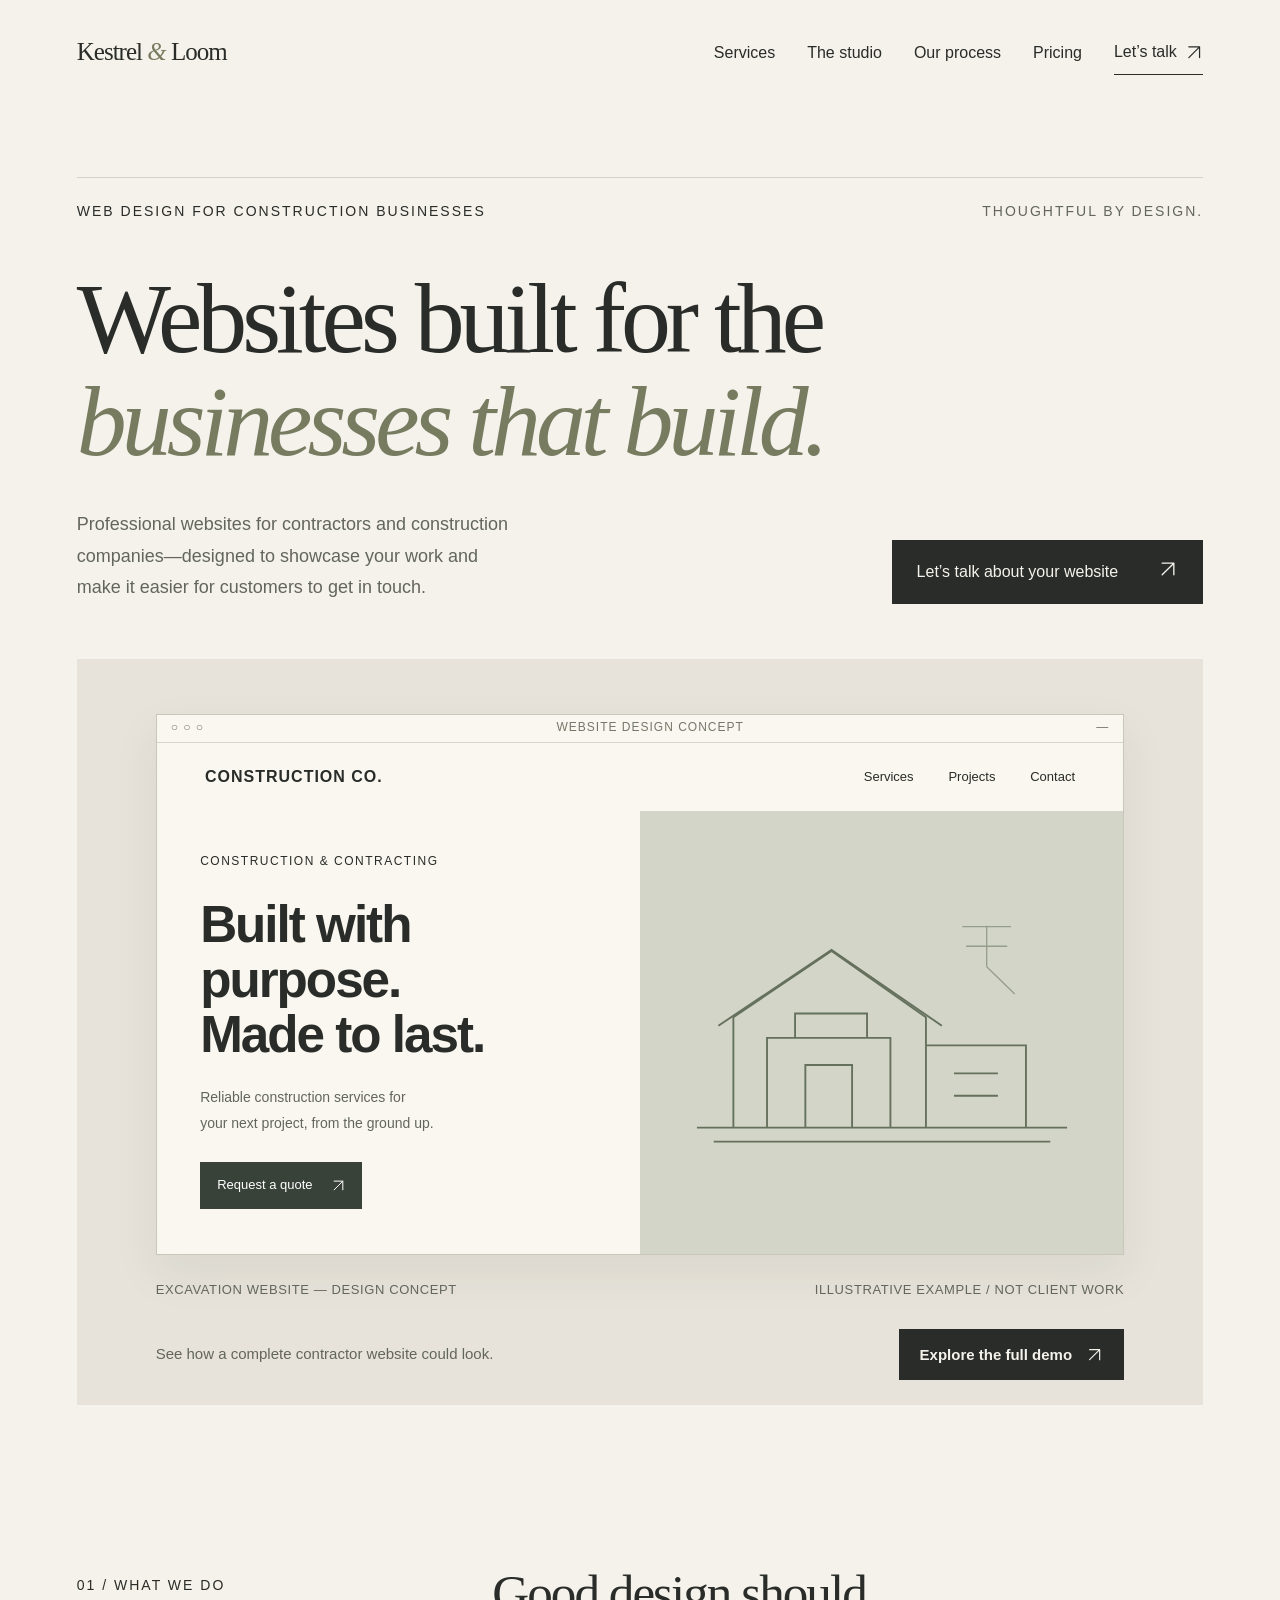
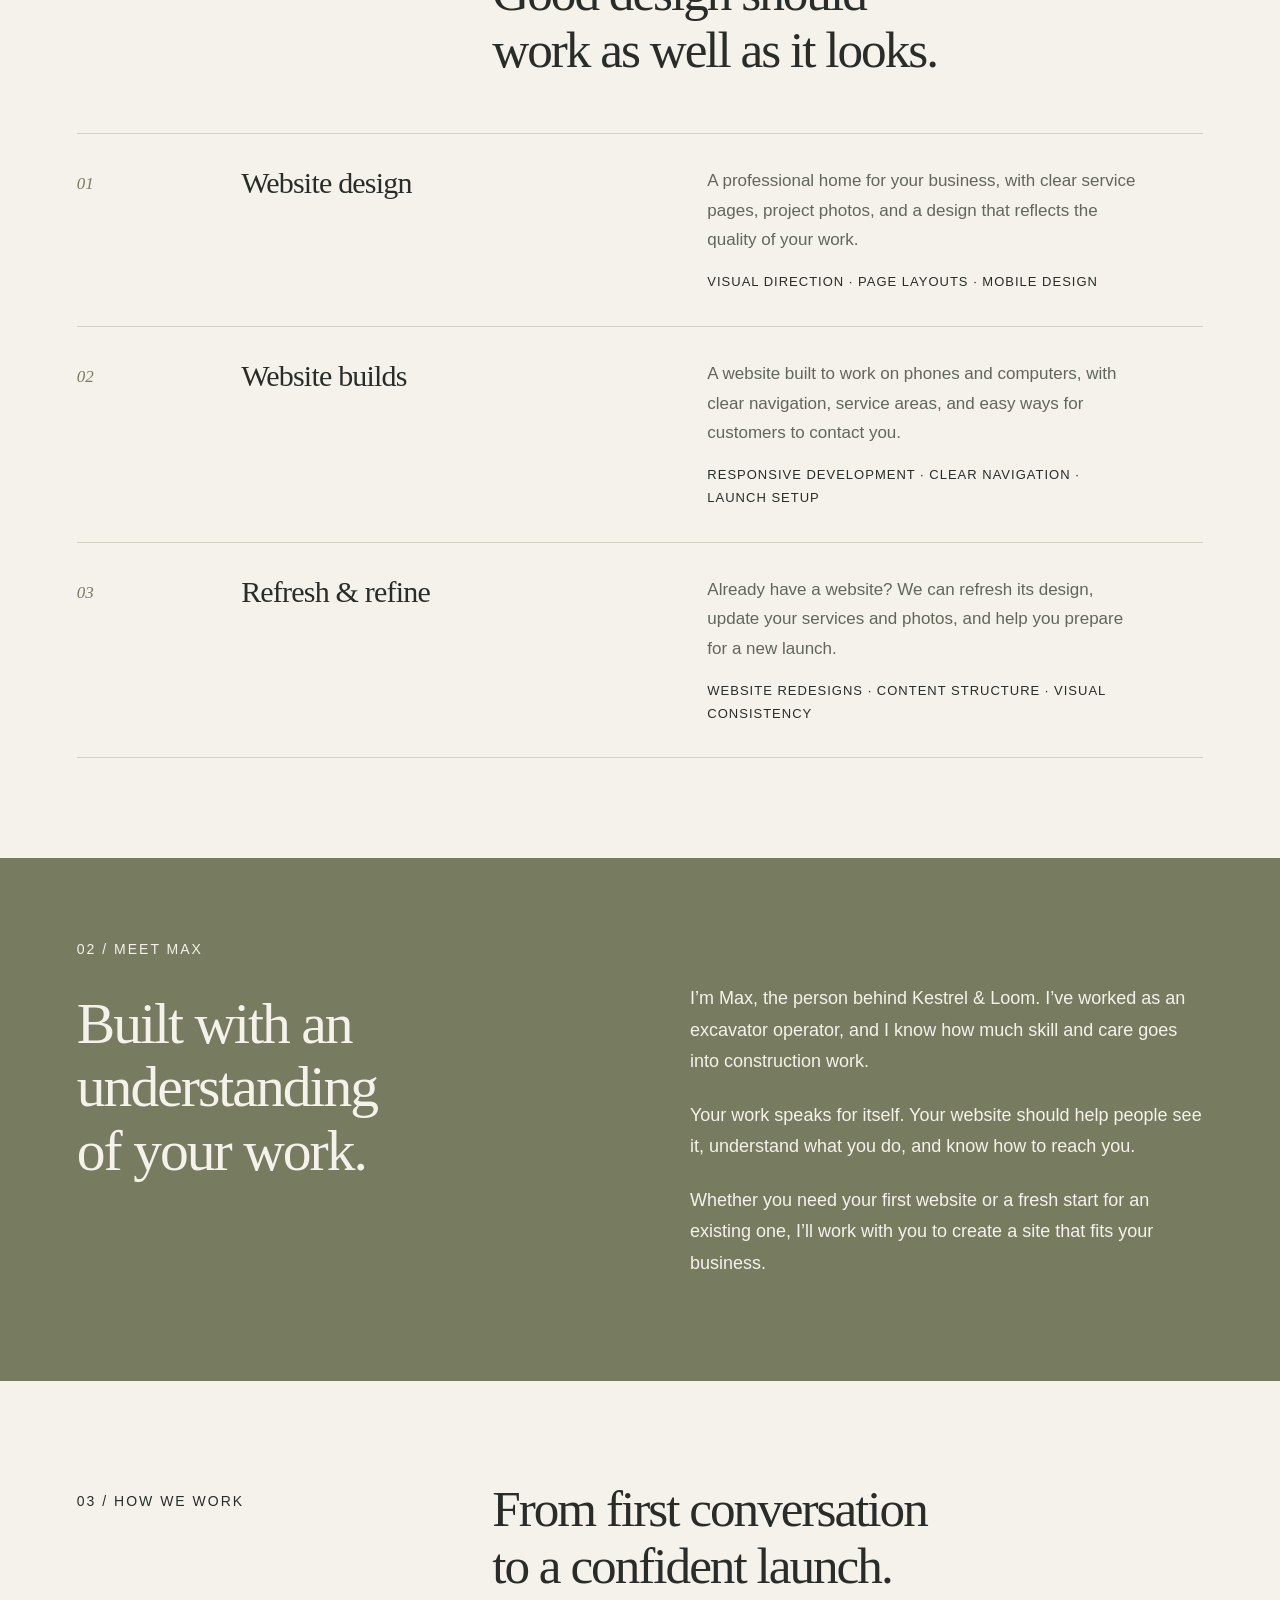
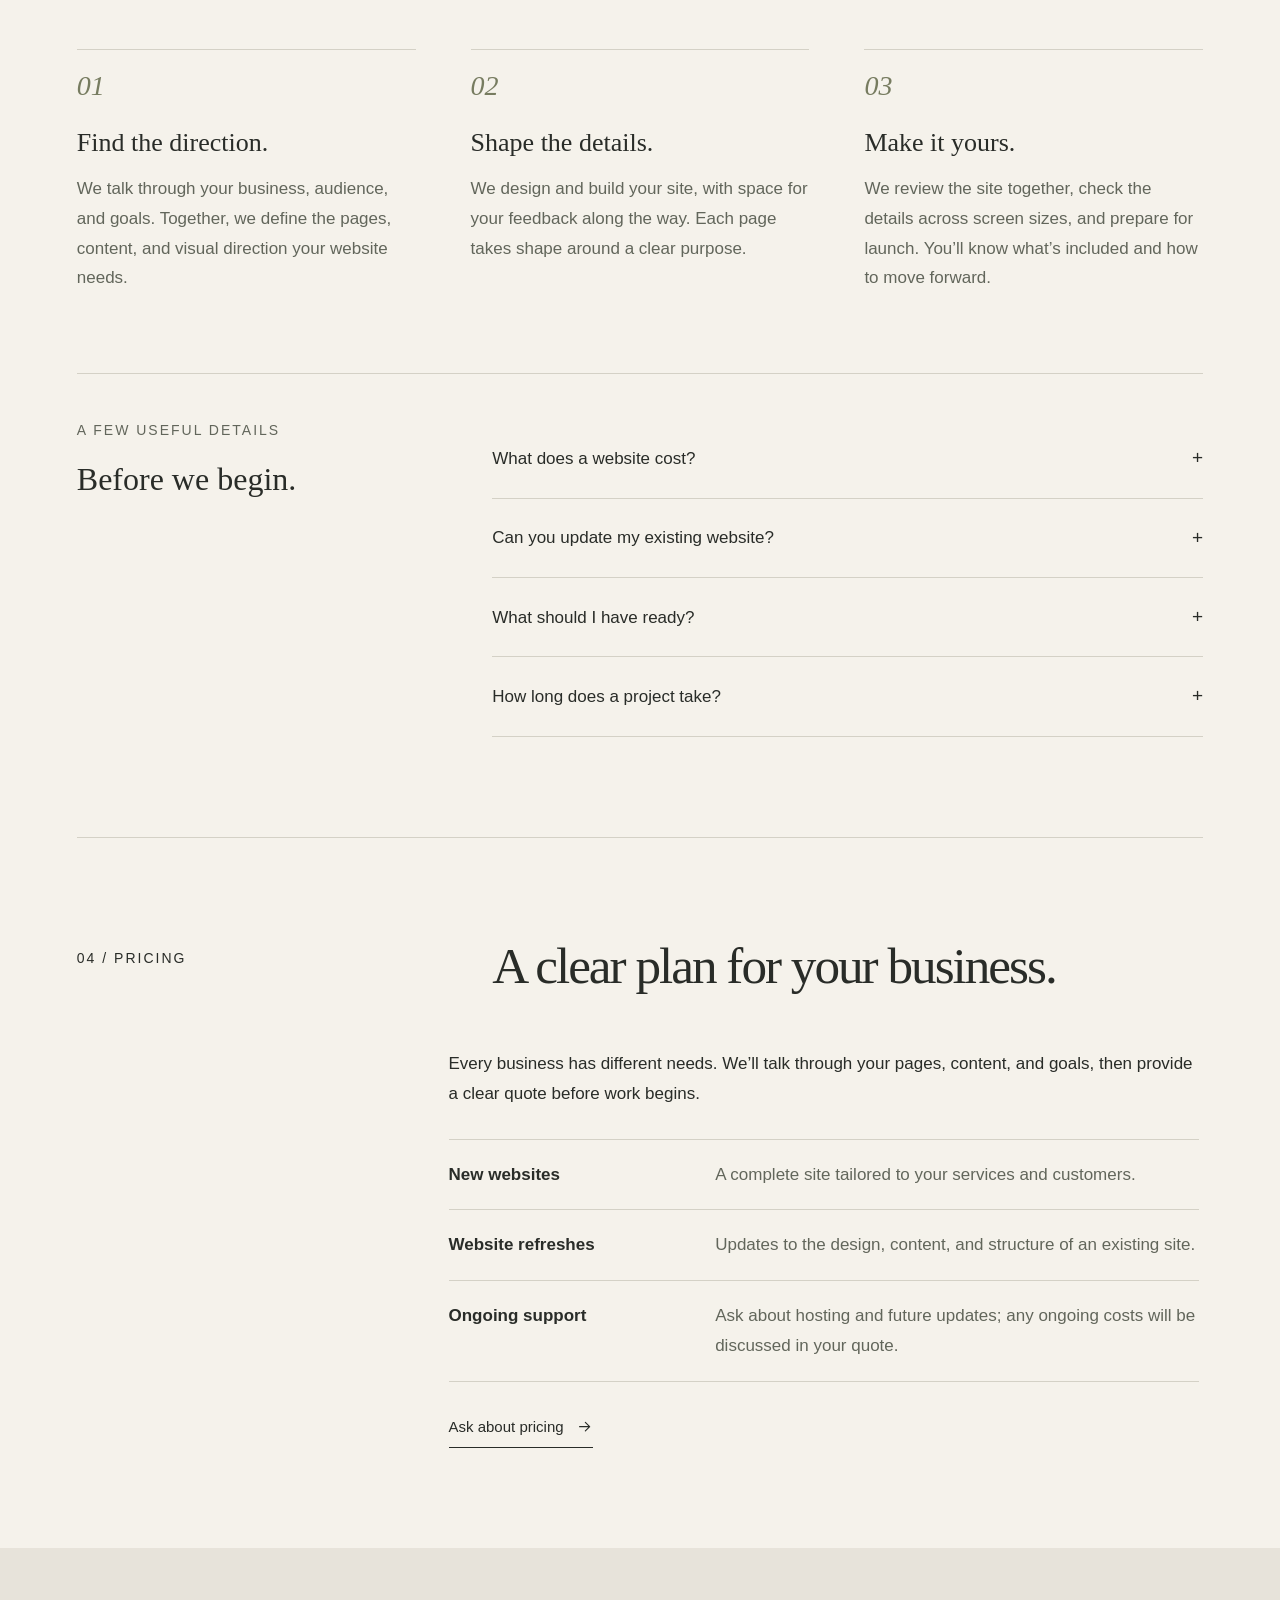
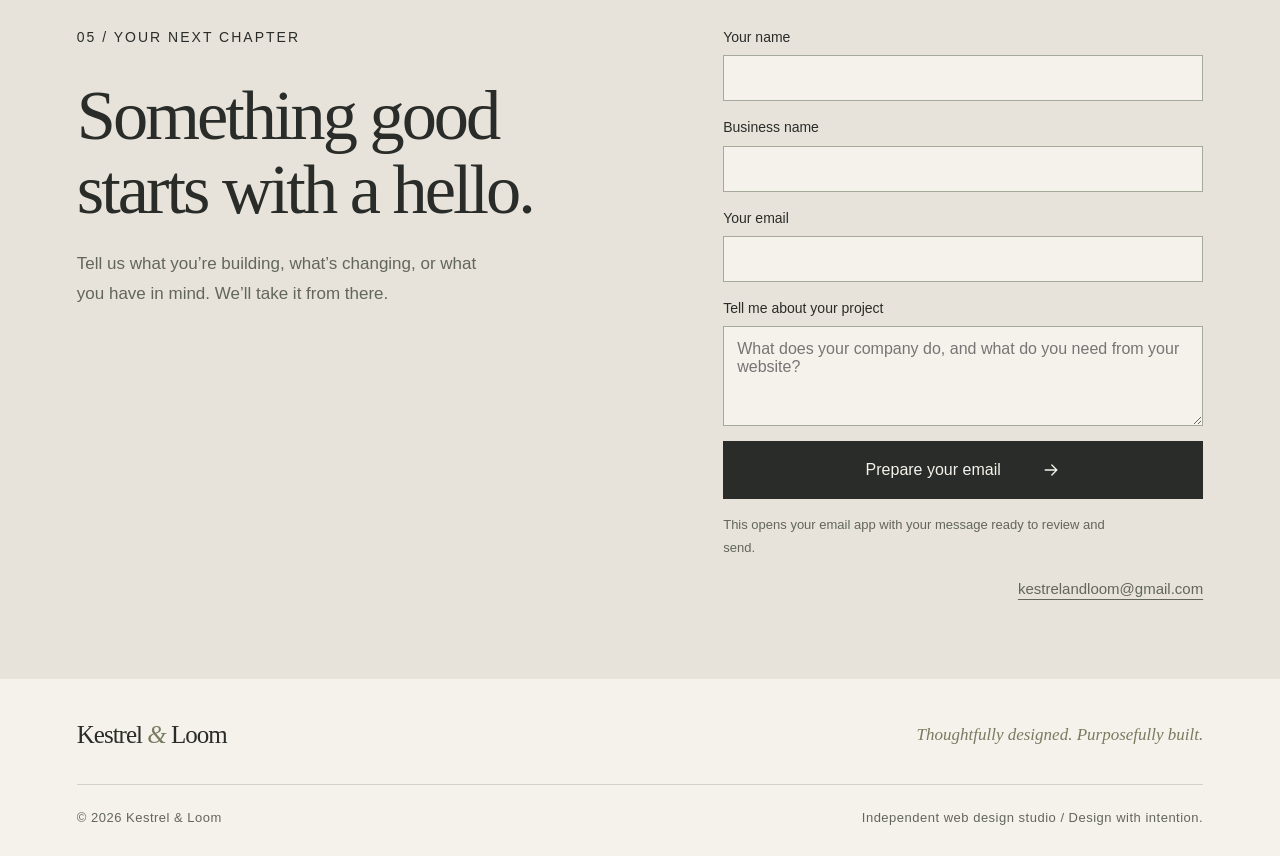
<file: index (6).html>
<!doctype html>
<html lang="en"><head><meta charset="utf-8"><meta name="viewport" content="width=device-width,initial-scale=1"><meta name="theme-color" content="#F5F2EB"><meta name="description" content="Kestrel & Loom — independent web design for businesses with ambition. Thoughtful design, clear content, and a considered online presence."><title>Kestrel &amp; Loom — Independent Web Design</title>
<style>
:root{--paper:#f5f2eb;--ink:#292c28;--olive:#777c60;--stone:#e7e3da;--line:#d4d1c6;--muted:#62665b}*{box-sizing:border-box}html{scroll-behavior:smooth}body{margin:0;background:var(--paper);color:var(--ink);font-family:Arial,Helvetica,sans-serif;font-size:17px;line-height:1.6;-webkit-font-smoothing:antialiased}a{color:inherit;text-underline-offset:5px}a:focus-visible,summary:focus-visible{outline:2px solid var(--ink);outline-offset:6px}::selection{background:#d6dac4}h1,h2,h3,p{margin:0}.wrap{width:min(1280px,88%);margin:auto}.label{font-size:14px;letter-spacing:2px;text-transform:uppercase;line-height:1.7}.skip{position:absolute;top:-80px;left:20px;background:var(--ink);color:white;padding:15px;z-index:10}.skip:focus{top:15px}header{padding:30px 0}header .wrap{display:flex;align-items:center;justify-content:space-between;gap:28px}.logo{text-decoration:none;font:25px Georgia,serif;letter-spacing:-1px;white-space:nowrap}.logo em{color:var(--olive)}nav{display:flex;gap:32px;font-size:16px;align-items:center}nav a{text-decoration:none}nav a:hover{text-decoration:underline}.nav-contact{border-bottom:1px solid;padding:9px 0}.hero{padding:72px 0 60px}.hero-top{display:flex;justify-content:space-between;border-top:1px solid var(--line);padding-top:22px}.hero-top p:last-child{color:var(--muted)}h1{font:clamp(58px,7.8vw,114px)/1.03 Georgia,serif;letter-spacing:-5px;margin:45px 0 35px}h1 em{color:var(--olive);font-weight:400}.hero-bottom{display:flex;justify-content:space-between;align-items:end;gap:40px}.hero-bottom p{max-width:410px;font-size:18px;line-height:1.85;color:var(--muted)}.button{display:inline-flex;align-items:center;justify-content:space-between;gap:40px;background:var(--ink);color:var(--paper);padding:19px 25px;text-decoration:none;font-size:16px;transition:background .2s}.button:hover{background:#4c5343}.showcase{margin-top:55px;background:var(--stone);padding:55px 7% 25px}.browser{background:#f9f7f0;border:1px solid #c9c7ba;box-shadow:0 18px 45px #292c2812;max-width:970px;margin:auto}.browser-bar{height:28px;border-bottom:1px solid #d6d5ca;display:flex;align-items:center;justify-content:space-between;padding:0 14px;color:#757869;font-size:12px;letter-spacing:1px}.sample-nav{display:flex;justify-content:space-between;align-items:center;padding:24px 5%;font-size:13px}.sample-brand{font:21px Georgia,serif}.sample-nav span:last-child{word-spacing:14px}.sample-main{display:grid;grid-template-columns:1fr 1fr}.sample-copy{padding:35px 9% 45px}.sample-copy .label{font-size:12px;letter-spacing:1.5px}.sample-copy h2{font:clamp(32px,4vw,57px)/1.08 Georgia,serif;letter-spacing:-2px;margin:23px 0}.sample-copy p{font-size:14px;line-height:1.8;max-width:220px;color:var(--muted)}.sample-link{display:block;margin-top:25px;font-size:13px;text-decoration:underline;text-underline-offset:5px}.still-life{background:#c6c9b6;position:relative;overflow:hidden;min-height:330px;isolation:isolate}.still-life:before{content:"";position:absolute;width:180%;height:130px;background:#d9dbc9;transform:rotate(-35deg);left:-30%;top:12%;box-shadow:0 30px 50px #434c3524}.still-life:after{content:"";position:absolute;inset:auto 0 0;height:30%;background:#b1b69e;border-top:1px solid #9ca58c}.vase{position:absolute;z-index:1;bottom:18%;left:30%;width:38%;height:44%;border-radius:30% 30% 39% 39%;background:linear-gradient(95deg,#8d9279,#e0e1ce 48%,#a4aa8e);box-shadow:24px 22px 22px #3f49322e}.vase:before{content:"";position:absolute;left:27%;width:46%;height:25%;top:-16%;background:#bfc4aa;border-radius:8% 8% 10% 10%;border-top:7px solid #7a8469}.stem{position:absolute;width:2px;height:190px;background:#667354;left:50%;bottom:58%;transform:rotate(17deg);transform-origin:bottom;z-index:2}.stem:before,.stem:after{content:"";position:absolute;width:43px;height:17px;background:#697756;border-radius:0 100% 0 100%;left:0;top:35px;transform:rotate(-24deg)}.stem:after{left:-40px;top:75px;transform:rotate(15deg)}.stem.two{height:150px;transform:rotate(-22deg);left:46%}.caption{display:flex;justify-content:space-between;gap:20px;margin-top:24px;font-size:13px;letter-spacing:1px;text-transform:uppercase;color:var(--muted);line-height:1.6}.section{padding:100px 0}.heading{display:grid;grid-template-columns:1fr 2fr;gap:60px;margin-bottom:55px}.heading h2{font:clamp(36px,4vw,58px)/1.1 Georgia,serif;letter-spacing:-2px}.heading .label{padding-top:9px}.services{border-top:1px solid var(--line)}.service{display:grid;grid-template-columns:.3fr 1fr 1.15fr;gap:35px;border-bottom:1px solid var(--line);padding:32px 0}.number{font:italic 17px Georgia,serif;color:var(--olive)}.service .number{padding-top:8px}.service h3{font:30px Georgia,serif;letter-spacing:-.8px}.service p{font-size:17px;line-height:1.85;max-width:410px;color:var(--muted)}.tags{display:block;margin-top:16px;font-size:13px;letter-spacing:1px;text-transform:uppercase;color:var(--ink)}.studio{background:var(--olive);color:var(--paper)}.studio .wrap{display:grid;grid-template-columns:1fr 1fr;gap:100px;padding:80px 0}.studio h2{font:clamp(40px,4.5vw,66px)/1.1 Georgia,serif;letter-spacing:-2px;margin-top:30px}.studio p:not(.label){font-size:18px;line-height:1.95;margin-bottom:22px}.studio .right{padding-top:45px}.steps{display:grid;grid-template-columns:repeat(3,1fr);gap:55px}.step{border-top:1px solid var(--line);padding-top:20px}.step .number{font-size:28px}.step h3{font:26px Georgia,serif;margin:25px 0 16px}.step p{font-size:17px;line-height:1.9;color:var(--muted)}.faq{border-top:1px solid var(--line);display:grid;grid-template-columns:1fr 2fr;gap:60px;padding-top:45px;margin-top:80px}.faq h2{font:32px Georgia,serif}.faq .label{margin-bottom:18px;color:var(--muted)}details{border-bottom:1px solid var(--line)}summary{cursor:pointer;list-style:none;display:flex;justify-content:space-between;gap:24px;font-size:17px;padding:21px 0}summary::-webkit-details-marker{display:none}summary:after{content:"+";font-size:19px}details[open] summary:after{content:"−"}details p{font-size:17px;line-height:1.9;color:var(--muted);padding:0 35px 24px 0}.contact{background:var(--stone);padding:78px 0}.contact .wrap{display:flex;justify-content:space-between;align-items:end;gap:50px}.contact h2{font:clamp(42px,5.5vw,76px)/1.06 Georgia,serif;letter-spacing:-3px;margin:28px 0 22px}.contact p:not(.label){font-size:17px;color:var(--muted);line-height:1.8;max-width:400px}.email{display:block;font-size:15px;margin-top:16px;color:var(--muted);text-align:right}footer{padding:42px 0 27px}footer .top{display:flex;justify-content:space-between;align-items:center;gap:30px;padding-bottom:35px}footer .bottom{display:flex;justify-content:space-between;gap:20px;border-top:1px solid var(--line);padding-top:22px;font-size:13px;color:var(--muted);letter-spacing:.5px}.footer-note{font:italic 17px Georgia,serif;color:var(--olive)}
@media(max-width:850px){nav{gap:20px}h1{letter-spacing:-3px}.hero{padding-top:48px}.showcase{padding:35px 5% 22px}.section{padding:75px 0}.heading{grid-template-columns:1fr;gap:25px}.service{grid-template-columns:.2fr 1fr 1.3fr;gap:20px}.studio .wrap{gap:50px}.steps{gap:30px}.faq{grid-template-columns:1fr;gap:25px}.contact .wrap{align-items:start;flex-direction:column;gap:28px}.email{text-align:left}.sample-copy{padding-top:20px}.still-life{min-height:280px}}
@media(max-width:560px){header{padding:24px 0}.logo{font-size:22px}nav a:not(.nav-contact){display:none}nav{font-size:15px}.hero{padding:30px 0 45px}.hero-top .label{font-size:12px;letter-spacing:1.3px}.hero-top p:last-child{display:none}h1{font-size:clamp(46px,12vw,65px);letter-spacing:-2.5px;margin:35px 0 27px}.hero-bottom{display:block}.hero-bottom p{font-size:18px}.hero-bottom .button{margin-top:26px}.showcase{margin-top:38px;padding:22px 5% 18px}.sample-nav{padding:16px 7%}.sample-brand{font-size:17px}.sample-nav span:last-child{font-size:11px;word-spacing:6px}.sample-main{grid-template-columns:1fr}.sample-copy{padding:20px 7% 28px}.sample-copy h2{font-size:40px;margin:17px 0}.sample-copy p{font-size:15px;max-width:230px}.sample-link{margin-top:18px}.still-life{min-height:220px}.vase{width:27%;left:37%}.caption{font-size:11px;letter-spacing:.5px}.caption span:last-child{text-align:right;max-width:110px}.section{padding:60px 0}.heading{margin-bottom:35px}.heading h2{font-size:40px;letter-spacing:-1.5px}.service{grid-template-columns:26px 1fr;gap:10px;padding:26px 0}.service p{grid-column:2}.service h3{font-size:28px}.studio .wrap{grid-template-columns:1fr;gap:25px;padding:55px 0}.studio h2{font-size:43px}.studio .right{padding-top:0}.steps{grid-template-columns:1fr;gap:30px}.step{display:grid;grid-template-columns:40px 1fr;gap:10px}.step h3{margin:0 0 14px}.step p{grid-column:2}.step .number{font-size:25px}.faq{margin-top:55px;padding-top:32px}.faq h2{font-size:30px}.contact{padding:55px 0}.contact h2{font-size:49px;letter-spacing:-2px}footer .top{align-items:start;flex-direction:column;gap:18px}.footer-note{font-size:16px}footer .bottom{font-size:12px;line-height:1.7}footer .bottom span:last-child{text-align:right}}
@media(prefers-reduced-motion:reduce){html{scroll-behavior:auto}*{transition:none!important}}

/* Readable supporting type across desktop and mobile. */
.hero-bottom p,.service p,.step p,details p,.studio p:not(.label),.contact p:not(.label){line-height:1.75}
.service p{max-width:46ch}.hero-bottom p{max-width:44ch}
.sample-nav span:last-child{word-spacing:8px;line-height:1.6}
.sample-copy p{max-width:30ch}.sample-copy .sample-link{line-height:1.7}
.caption{line-height:1.7;letter-spacing:.6px}
.summary,summary{line-height:1.6}summary{padding:24px 0;align-items:center}
.email{overflow-wrap:anywhere;line-height:1.7}
footer .bottom{line-height:1.7}
@media(max-width:850px){.hero-bottom{align-items:start}.button{flex-shrink:0;gap:24px}.sample-nav{gap:16px}.sample-nav span:last-child{word-spacing:4px}}
@media(max-width:560px){header .wrap{gap:12px}.logo{font-size:21px}.nav-contact{white-space:nowrap}.button{padding:18px 22px}.sample-nav{flex-wrap:wrap;gap:8px}.sample-copy .label{font-size:12px}.sample-copy p{font-size:15px}.sample-link{font-size:14px}.caption{flex-direction:column;gap:7px}.caption span:last-child{text-align:left;max-width:none}.contact h2{font-size:clamp(40px,11vw,49px)}footer .bottom{flex-direction:column;gap:10px}footer .bottom span:last-child{text-align:left}.tags{line-height:1.85}}

/* Vector arrows stay consistent across mobile and desktop. */
.arrow-icon{display:inline-block;width:1.15em;height:1.15em;vertical-align:-.15em;flex-shrink:0}
.nav-contact{display:inline-flex;align-items:center;gap:8px}
.button .arrow-icon{width:20px;height:20px}

/* Construction website concept */
.construction-nav .sample-brand{font:700 16px Arial,sans-serif;letter-spacing:1px}.construction-copy h2{font-family:Arial,Helvetica,sans-serif;font-weight:700;letter-spacing:-2px}.sample-cta{display:inline-flex;gap:18px;align-items:center;margin-top:26px;padding:13px 17px;background:#384238;color:#fff;font-size:13px}.construction-art{min-height:330px;background:#d2d5c7;color:#65705d;display:flex;align-items:center;justify-content:center;padding:24px}.construction-art svg{width:100%;max-width:430px;height:auto}@media(max-width:850px){.construction-art{min-height:280px}}@media(max-width:560px){.construction-art{min-height:210px;padding:15px}.construction-nav .sample-brand{font-size:14px}.construction-copy h2{font-size:clamp(32px,9vw,40px);letter-spacing:-1.5px}}

/* Contractor-focused additions */
.demo-action{display:flex;align-items:center;justify-content:space-between;gap:18px;margin-top:28px;flex-wrap:wrap;font-size:15px}.demo-action p{color:var(--muted)}.demo-link{display:inline-flex;align-items:center;gap:12px;font-size:15px;text-decoration:none;border-bottom:1px solid;padding-bottom:7px}.mobile-menu{display:none}.pricing{border-top:1px solid var(--line)}.pricing-content{margin-left:33%;max-width:750px;font-size:17px;line-height:1.75}.pricing-list{margin:30px 0}.pricing-list div{display:grid;grid-template-columns:1fr 2fr;gap:25px;border-top:1px solid var(--line);padding:20px 0}.pricing-list div:last-child{border-bottom:1px solid var(--line)}.pricing-list span{color:var(--muted)}.contact .wrap{align-items:start}.contact .wrap>div:last-child{width:min(100%,480px)}.inquiry{display:grid;gap:15px}.inquiry label{display:grid;gap:7px;font-size:14px}.inquiry input,.inquiry textarea{width:100%;font:16px Arial,sans-serif;padding:13px;background:#f5f2eb;border:1px solid #a6aa9b;border-radius:0;color:var(--ink)}.inquiry textarea{resize:vertical}.inquiry button{border:0;cursor:pointer;justify-content:center}.form-note{font-size:13px!important}.secondary-contact{display:none}
@media(max-width:850px){.pricing-content{margin-left:0}.contact .wrap>div:last-child{width:100%}}
@media(max-width:560px){header .wrap{position:relative}.desktop-nav{display:none}.mobile-menu{display:block;border:0}.mobile-menu summary{display:flex;gap:8px;padding:8px 0;font-size:15px}.mobile-menu summary:after{display:none}.mobile-menu nav{position:absolute;z-index:5;top:48px;right:0;display:flex;flex-direction:column;align-items:stretch;gap:0;background:var(--paper);border:1px solid var(--line);box-shadow:0 10px 25px #292c2820;min-width:200px;padding:8px 18px}.mobile-menu nav a{display:block!important;padding:12px 0;border-bottom:1px solid var(--line)}.mobile-menu nav a:last-child{border:0}.pricing-list div{grid-template-columns:1fr;gap:6px}.demo-action{align-items:start;flex-direction:column}}

/* Make the demo link easy to find. */
.demo-action .demo-link{display:inline-flex;align-items:center;justify-content:center;gap:14px;padding:15px 20px;background:#292c28;color:#f5f2eb;border:1px solid #292c28;text-decoration:none;font-weight:600;line-height:1.3;transition:background .2s,color .2s}
.demo-action .demo-link:hover{background:#f5f2eb;color:#292c28}
.demo-action .demo-link:focus-visible{outline:2px solid #292c28;outline-offset:4px}
</style></head><body id="top"><a class="skip" href="#main">Skip to content</a>
<header><div class="wrap"><a class="logo" href="#top" aria-label="Kestrel and Loom home">Kestrel <em>&amp;</em> Loom</a><nav class="desktop-nav" aria-label="Main navigation"><a href="#services">Services</a><a href="#studio">The studio</a><a href="#process">Our process</a><a href="#pricing">Pricing</a><a class="nav-contact" href="#contact">Let’s talk <svg class="arrow-icon" xmlns="http://www.w3.org/2000/svg" width="18" height="18" viewBox="0 0 24 24" fill="none" stroke="currentColor" stroke-width="1.6" stroke-linecap="round" stroke-linejoin="round" aria-hidden="true" focusable="false"><path d="M5 19 19 5M5 5h14v14"/></svg></a></nav><details class="mobile-menu"><summary aria-label="Open navigation">Menu <span aria-hidden="true">☰</span></summary><nav aria-label="Mobile navigation"><a href="#services">Services</a><a href="#studio">The studio</a><a href="#process">Our process</a><a href="#pricing">Pricing</a><a href="#contact">Let’s talk</a></nav></details></div></header>
<main id="main"><section class="hero wrap" aria-labelledby="hero-title"><div class="hero-top"><p class="label">Web design for construction businesses</p><p class="label">Thoughtful by design.</p></div><h1 id="hero-title">Websites built for the<br><em>businesses that build.</em></h1><div class="hero-bottom"><p>Professional websites for contractors and construction companies—designed to showcase your work and make it easier for customers to get in touch.</p><a class="button" href="#contact">Let’s talk about your website <span aria-hidden="true"><svg class="arrow-icon" xmlns="http://www.w3.org/2000/svg" width="18" height="18" viewBox="0 0 24 24" fill="none" stroke="currentColor" stroke-width="1.6" stroke-linecap="round" stroke-linejoin="round" aria-hidden="true" focusable="false"><path d="M5 19 19 5M5 5h14v14"/></svg></span></a></div>
<div class="showcase"><div class="browser" role="img" aria-label="Example construction company website with a simple building illustration and a quote request button."><div class="browser-bar"><span aria-hidden="true">○ ○ ○</span><span>WEBSITE DESIGN CONCEPT</span><span aria-hidden="true">—</span></div><div class="sample-nav construction-nav"><span class="sample-brand">CONSTRUCTION CO.</span><span>Services &nbsp; Projects &nbsp; Contact</span></div><div class="sample-main"><div class="sample-copy construction-copy"><span class="label">Construction &amp; contracting</span><h2>Built with purpose.<br>Made to last.</h2><p>Reliable construction services for your next project, from the ground up.</p><span class="sample-cta">Request a quote <svg class="arrow-icon" xmlns="http://www.w3.org/2000/svg" viewBox="0 0 24 24" fill="none" stroke="currentColor" stroke-width="1.6" stroke-linecap="round" stroke-linejoin="round" aria-hidden="true" focusable="false"><path d="M5 19 19 5M5 5h14v14"/></svg></span></div><div class="construction-art" aria-hidden="true"><svg viewBox="0 0 460 330" fill="none" xmlns="http://www.w3.org/2000/svg"><path d="M32 267H428M71 267V149L176 78L277 149V267M107 267V171H239V267M148 267V200H198V267M277 267V179H384V267M307 209H354M307 233H354" stroke="currentColor" stroke-width="2"/><path d="M55 158 176 77 294 158M137 171v-26h77v26M50 282h360" stroke="currentColor" stroke-width="2"/><path d="M342 95V51M320 73h44M316 52h52M342 95l30 29" stroke="currentColor" stroke-width="1.4" opacity=".55"/></svg></div></div></div><div class="caption"><span>Excavation website — design concept</span><span>Illustrative example / not client work</span></div><div class="demo-action"><p>See how a complete contractor website could look.</p><a class="demo-link" href="excavation-demo.html">Explore the full demo <svg class="arrow-icon" viewBox="0 0 24 24" fill="none" stroke="currentColor" stroke-width="1.6" stroke-linecap="round" stroke-linejoin="round" aria-hidden="true"><path d="M5 19 19 5M5 5h14v14"/></svg></a></div></div></section>
<section class="section wrap" id="services" aria-labelledby="services-title"><div class="heading"><p class="label">01 / What we do</p><h2 id="services-title">Good design should<br>work as well as it looks.</h2></div><div class="services"><article class="service"><span class="number">01</span><h3>Website design</h3><p>A professional home for your business, with clear service pages, project photos, and a design that reflects the quality of your work.<span class="tags">Visual direction · Page layouts · Mobile design</span></p></article><article class="service"><span class="number">02</span><h3>Website builds</h3><p>A website built to work on phones and computers, with clear navigation, service areas, and easy ways for customers to contact you.<span class="tags">Responsive development · Clear navigation · Launch setup</span></p></article><article class="service"><span class="number">03</span><h3>Refresh &amp; refine</h3><p>Already have a website? We can refresh its design, update your services and photos, and help you prepare for a new launch.<span class="tags">Website redesigns · Content structure · Visual consistency</span></p></article></div></section>
<section class="studio" id="studio" aria-labelledby="studio-title"><div class="wrap"><div><p class="label">02 / Meet Max</p><h2 id="studio-title">Built with an understanding<br>of your work.</h2></div><div class="right"><p>I’m Max, the person behind Kestrel &amp; Loom. I’ve worked as an excavator operator, and I know how much skill and care goes into construction work.</p><p>Your work speaks for itself. Your website should help people see it, understand what you do, and know how to reach you.</p><p>Whether you need your first website or a fresh start for an existing one, I’ll work with you to create a site that fits your business.</p></div></div></section>
<section class="section wrap" id="process" aria-labelledby="process-title"><div class="heading"><p class="label">03 / How we work</p><h2 id="process-title">From first conversation<br>to a confident launch.</h2></div><div class="steps"><article class="step"><span class="number">01</span><h3>Find the direction.</h3><p>We talk through your business, audience, and goals. Together, we define the pages, content, and visual direction your website needs.</p></article><article class="step"><span class="number">02</span><h3>Shape the details.</h3><p>We design and build your site, with space for your feedback along the way. Each page takes shape around a clear purpose.</p></article><article class="step"><span class="number">03</span><h3>Make it yours.</h3><p>We review the site together, check the details across screen sizes, and prepare for launch. You’ll know what’s included and how to move forward.</p></article></div><div class="faq"><div><p class="label">A few useful details</p><h2>Before we begin.</h2></div><div><details><summary>What does a website cost?</summary><p>It depends on the number of pages, the features you need, and how much content is ready. Tell us a little about your project and we’ll put together a clear scope and quote before work begins.</p></details><details><summary>Can you update my existing website?</summary><p>Yes. Send us your current website and what you’d like to improve. We’ll look at its design and structure, then discuss whether a focused refresh or a new build makes the most sense.</p></details><details><summary>What should I have ready?</summary><p>A short description of your business, your goals for the site, and any existing branding, photos, or text are a helpful start. It’s fine if you don’t have everything figured out—we can work through the direction together.</p></details><details><summary>How long does a project take?</summary><p>Timing depends on the scope and how quickly content and feedback are available. We’ll agree on a timeline at the start, so you know what to expect at each stage.</p></details></div></div></section>
<section class="pricing section wrap" id="pricing" aria-labelledby="pricing-title"><div class="heading"><p class="label">04 / Pricing</p><h2 id="pricing-title">A clear plan for your business.</h2></div><div class="pricing-content"><p>Every business has different needs. We’ll talk through your pages, content, and goals, then provide a clear quote before work begins.</p><div class="pricing-list"><div><strong>New websites</strong><span>A complete site tailored to your services and customers.</span></div><div><strong>Website refreshes</strong><span>Updates to the design, content, and structure of an existing site.</span></div><div><strong>Ongoing support</strong><span>Ask about hosting and future updates; any ongoing costs will be discussed in your quote.</span></div></div><a class="demo-link" href="#contact">Ask about pricing <svg class="arrow-icon" viewBox="0 0 24 24" fill="none" stroke="currentColor" stroke-width="1.6" stroke-linecap="round" stroke-linejoin="round" aria-hidden="true" focusable="false"><path d="M5 12h14M13 6l6 6-6 6"/></svg></a></div></section>
<section class="contact" id="contact" aria-labelledby="contact-title"><div class="wrap"><div><p class="label">05 / Your next chapter</p><h2 id="contact-title">Something good<br>starts with a hello.</h2><p>Tell us what you’re building, what’s changing, or what you have in mind. We’ll take it from there.</p></div><div><form class="inquiry" id="inquiry"><label>Your name<input name="name" autocomplete="name" required></label><label>Business name<input name="business" autocomplete="organization"></label><label>Your email<input name="email" type="email" autocomplete="email" required></label><label>Tell me about your project<textarea name="project" rows="4" required placeholder="What does your company do, and what do you need from your website?"></textarea></label><button class="button" type="submit">Prepare your email <svg class="arrow-icon" viewBox="0 0 24 24" fill="none" stroke="currentColor" stroke-width="1.6" stroke-linecap="round" stroke-linejoin="round" aria-hidden="true" focusable="false"><path d="M5 12h14M13 6l6 6-6 6"/></svg></button><p class="form-note">This opens your email app with your message ready to review and send.</p></form><a class="button secondary-contact" href="mailto:kestrelandloom@gmail.com?subject=Website%20project%20inquiry">Start a conversation <span aria-hidden="true"><svg class="arrow-icon" xmlns="http://www.w3.org/2000/svg" width="18" height="18" viewBox="0 0 24 24" fill="none" stroke="currentColor" stroke-width="1.6" stroke-linecap="round" stroke-linejoin="round" aria-hidden="true" focusable="false"><path d="M5 19 19 5M5 5h14v14"/></svg></span></a><a class="email" href="mailto:kestrelandloom@gmail.com">kestrelandloom@gmail.com</a></div></div></section></main>
<footer class="wrap"><div class="top"><a class="logo" href="#top">Kestrel <em>&amp;</em> Loom</a><p class="footer-note">Thoughtfully designed. Purposefully built.</p></div><div class="bottom"><span>© 2026 Kestrel &amp; Loom</span><span>Independent web design studio / Design with intention.</span></div></footer><script>document.getElementById('inquiry').addEventListener('submit',function(e){e.preventDefault();const d=new FormData(this);const body='Name: '+d.get('name')+'\nBusiness: '+d.get('business')+'\nEmail: '+d.get('email')+'\n\nProject details:\n'+d.get('project');window.location.href='mailto:kestrelandloom@gmail.com?subject='+encodeURIComponent('Website project inquiry')+'&body='+encodeURIComponent(body)});document.querySelectorAll('.mobile-menu a').forEach(a=>a.addEventListener('click',()=>document.querySelector('.mobile-menu').open=false));</script></body></html>
</file>
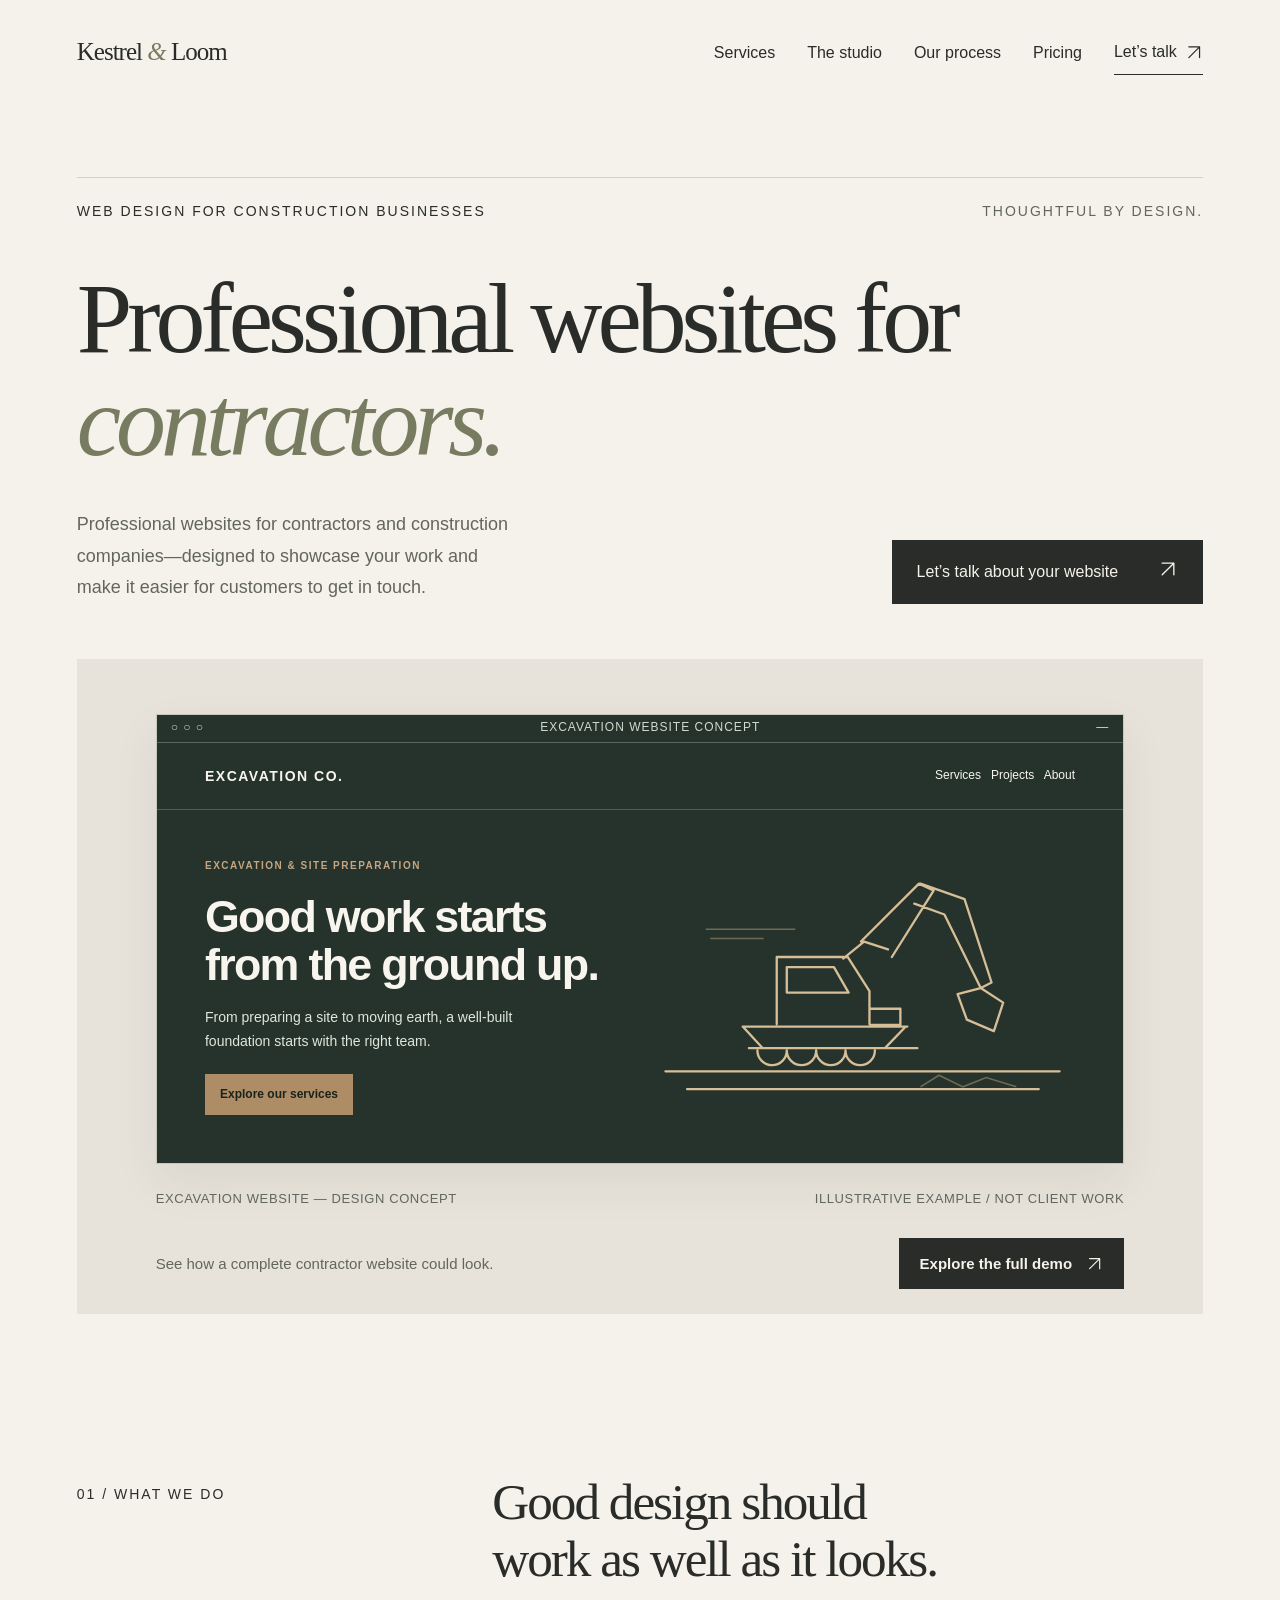
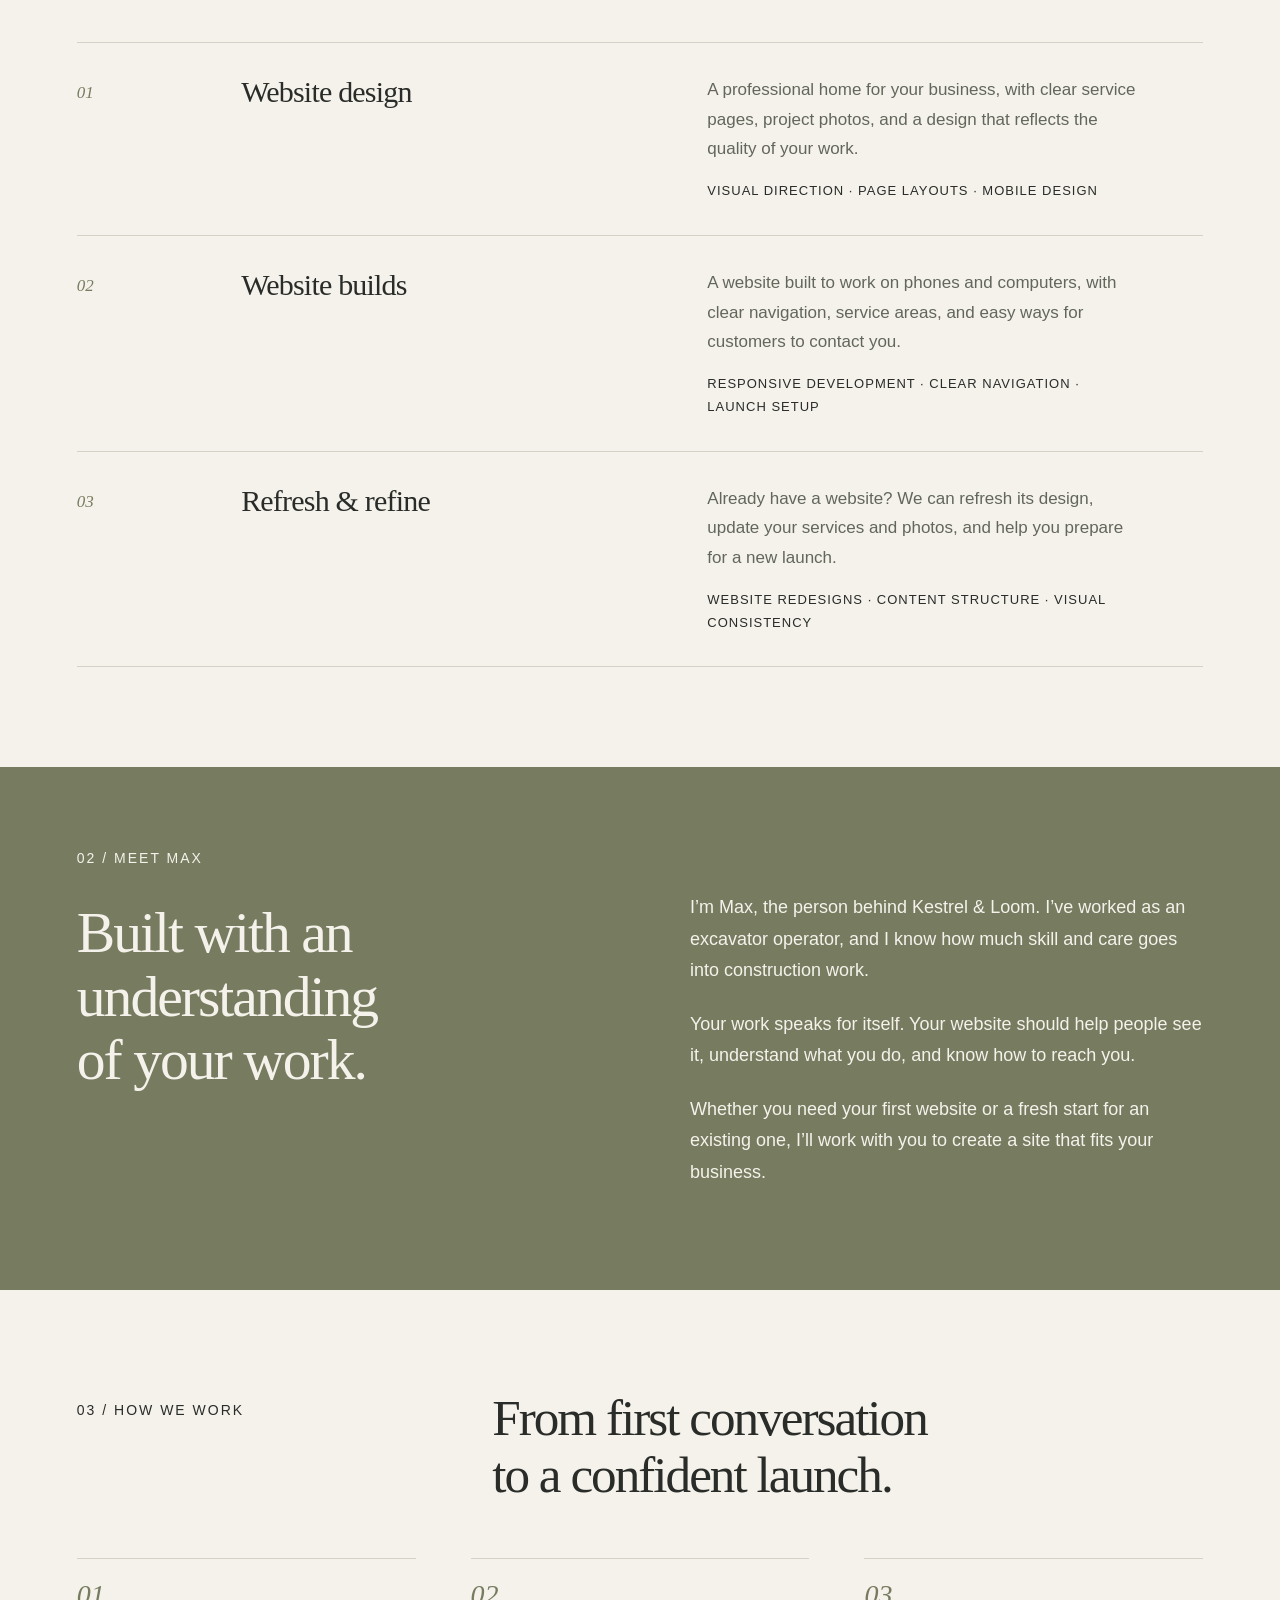
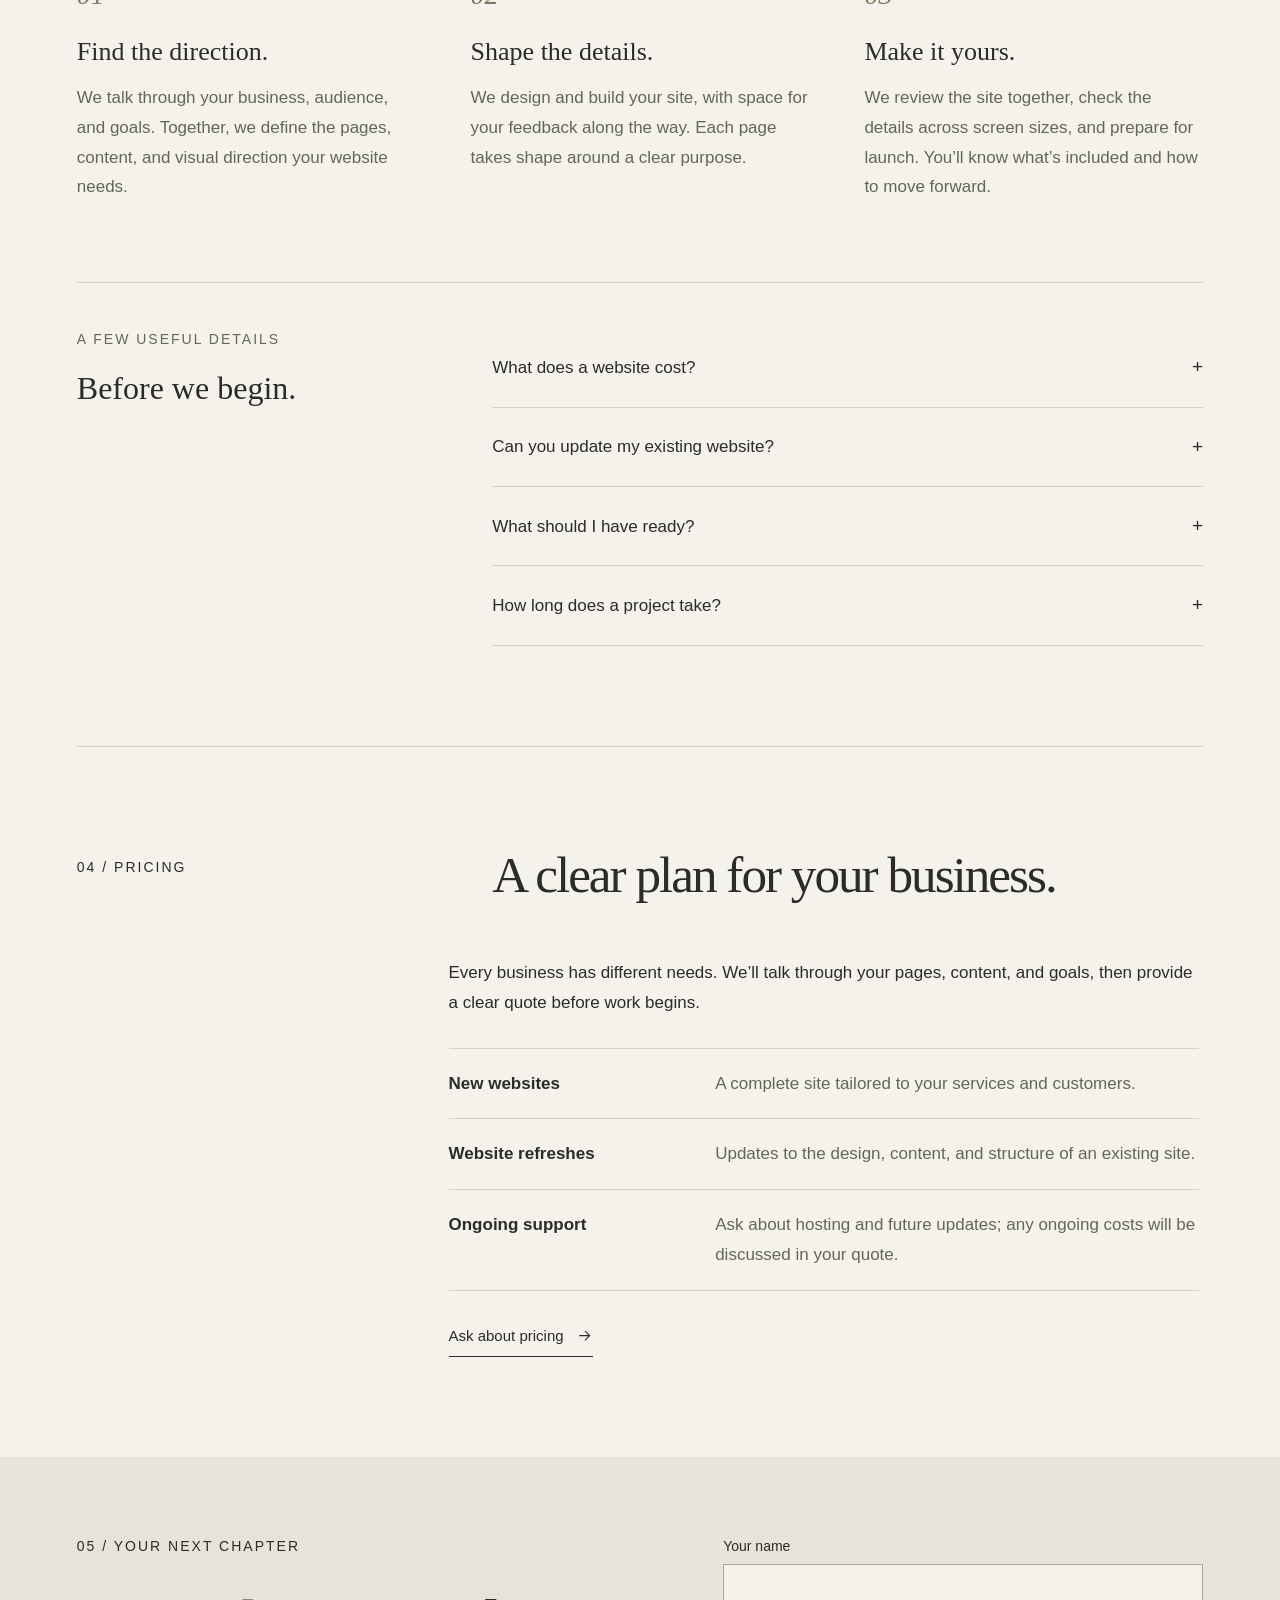
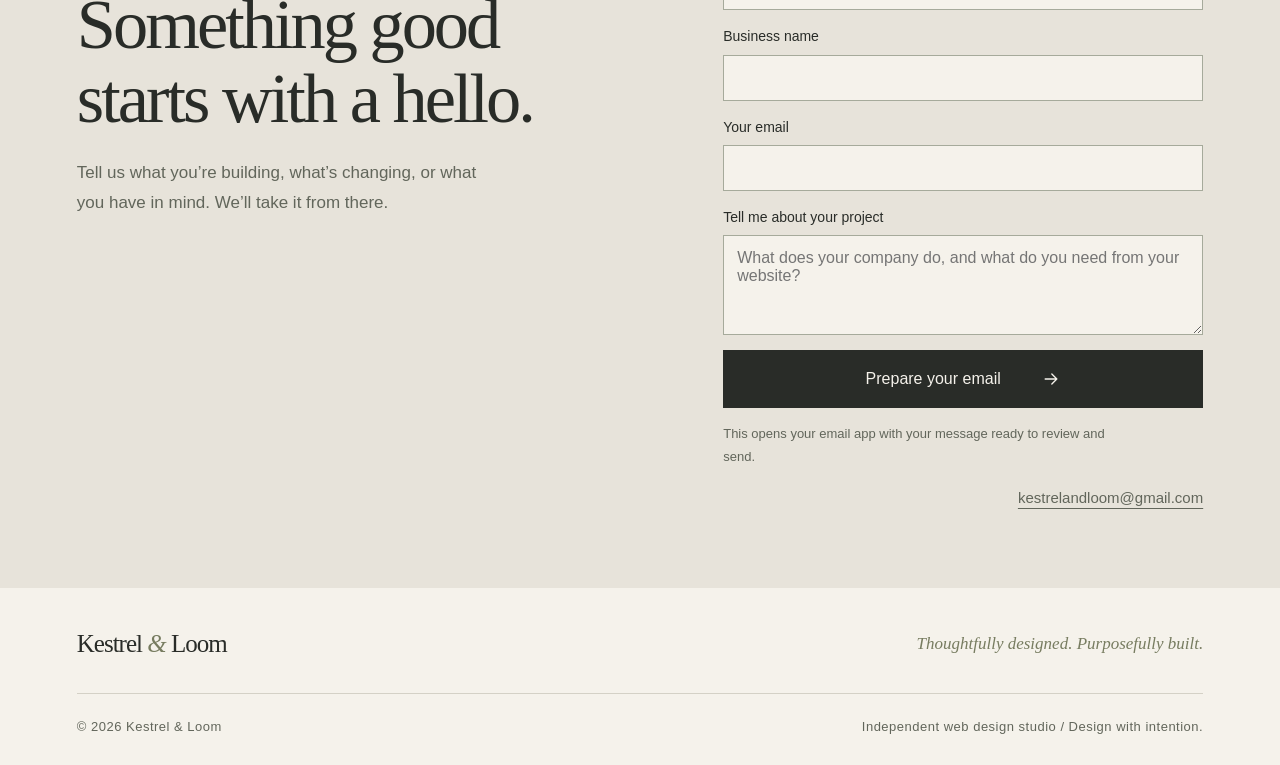
<file: index (7).html>
<!doctype html>
<html lang="en"><head><meta charset="utf-8"><meta name="viewport" content="width=device-width,initial-scale=1"><meta name="theme-color" content="#F5F2EB"><meta name="description" content="Kestrel & Loom — independent web design for businesses with ambition. Thoughtful design, clear content, and a considered online presence."><title>Kestrel &amp; Loom — Independent Web Design</title>
<style>
:root{--paper:#f5f2eb;--ink:#292c28;--olive:#777c60;--stone:#e7e3da;--line:#d4d1c6;--muted:#62665b}*{box-sizing:border-box}html{scroll-behavior:smooth}body{margin:0;background:var(--paper);color:var(--ink);font-family:Arial,Helvetica,sans-serif;font-size:17px;line-height:1.6;-webkit-font-smoothing:antialiased}a{color:inherit;text-underline-offset:5px}a:focus-visible,summary:focus-visible{outline:2px solid var(--ink);outline-offset:6px}::selection{background:#d6dac4}h1,h2,h3,p{margin:0}.wrap{width:min(1280px,88%);margin:auto}.label{font-size:14px;letter-spacing:2px;text-transform:uppercase;line-height:1.7}.skip{position:absolute;top:-80px;left:20px;background:var(--ink);color:white;padding:15px;z-index:10}.skip:focus{top:15px}header{padding:30px 0}header .wrap{display:flex;align-items:center;justify-content:space-between;gap:28px}.logo{text-decoration:none;font:25px Georgia,serif;letter-spacing:-1px;white-space:nowrap}.logo em{color:var(--olive)}nav{display:flex;gap:32px;font-size:16px;align-items:center}nav a{text-decoration:none}nav a:hover{text-decoration:underline}.nav-contact{border-bottom:1px solid;padding:9px 0}.hero{padding:72px 0 60px}.hero-top{display:flex;justify-content:space-between;border-top:1px solid var(--line);padding-top:22px}.hero-top p:last-child{color:var(--muted)}h1{font:clamp(58px,7.8vw,114px)/1.03 Georgia,serif;letter-spacing:-5px;margin:45px 0 35px}h1 em{color:var(--olive);font-weight:400}.hero-bottom{display:flex;justify-content:space-between;align-items:end;gap:40px}.hero-bottom p{max-width:410px;font-size:18px;line-height:1.85;color:var(--muted)}.button{display:inline-flex;align-items:center;justify-content:space-between;gap:40px;background:var(--ink);color:var(--paper);padding:19px 25px;text-decoration:none;font-size:16px;transition:background .2s}.button:hover{background:#4c5343}.showcase{margin-top:55px;background:var(--stone);padding:55px 7% 25px}.browser{background:#f9f7f0;border:1px solid #c9c7ba;box-shadow:0 18px 45px #292c2812;max-width:970px;margin:auto}.browser-bar{height:28px;border-bottom:1px solid #d6d5ca;display:flex;align-items:center;justify-content:space-between;padding:0 14px;color:#757869;font-size:12px;letter-spacing:1px}.sample-nav{display:flex;justify-content:space-between;align-items:center;padding:24px 5%;font-size:13px}.sample-brand{font:21px Georgia,serif}.sample-nav span:last-child{word-spacing:14px}.sample-main{display:grid;grid-template-columns:1fr 1fr}.sample-copy{padding:35px 9% 45px}.sample-copy .label{font-size:12px;letter-spacing:1.5px}.sample-copy h2{font:clamp(32px,4vw,57px)/1.08 Georgia,serif;letter-spacing:-2px;margin:23px 0}.sample-copy p{font-size:14px;line-height:1.8;max-width:220px;color:var(--muted)}.sample-link{display:block;margin-top:25px;font-size:13px;text-decoration:underline;text-underline-offset:5px}.still-life{background:#c6c9b6;position:relative;overflow:hidden;min-height:330px;isolation:isolate}.still-life:before{content:"";position:absolute;width:180%;height:130px;background:#d9dbc9;transform:rotate(-35deg);left:-30%;top:12%;box-shadow:0 30px 50px #434c3524}.still-life:after{content:"";position:absolute;inset:auto 0 0;height:30%;background:#b1b69e;border-top:1px solid #9ca58c}.vase{position:absolute;z-index:1;bottom:18%;left:30%;width:38%;height:44%;border-radius:30% 30% 39% 39%;background:linear-gradient(95deg,#8d9279,#e0e1ce 48%,#a4aa8e);box-shadow:24px 22px 22px #3f49322e}.vase:before{content:"";position:absolute;left:27%;width:46%;height:25%;top:-16%;background:#bfc4aa;border-radius:8% 8% 10% 10%;border-top:7px solid #7a8469}.stem{position:absolute;width:2px;height:190px;background:#667354;left:50%;bottom:58%;transform:rotate(17deg);transform-origin:bottom;z-index:2}.stem:before,.stem:after{content:"";position:absolute;width:43px;height:17px;background:#697756;border-radius:0 100% 0 100%;left:0;top:35px;transform:rotate(-24deg)}.stem:after{left:-40px;top:75px;transform:rotate(15deg)}.stem.two{height:150px;transform:rotate(-22deg);left:46%}.caption{display:flex;justify-content:space-between;gap:20px;margin-top:24px;font-size:13px;letter-spacing:1px;text-transform:uppercase;color:var(--muted);line-height:1.6}.section{padding:100px 0}.heading{display:grid;grid-template-columns:1fr 2fr;gap:60px;margin-bottom:55px}.heading h2{font:clamp(36px,4vw,58px)/1.1 Georgia,serif;letter-spacing:-2px}.heading .label{padding-top:9px}.services{border-top:1px solid var(--line)}.service{display:grid;grid-template-columns:.3fr 1fr 1.15fr;gap:35px;border-bottom:1px solid var(--line);padding:32px 0}.number{font:italic 17px Georgia,serif;color:var(--olive)}.service .number{padding-top:8px}.service h3{font:30px Georgia,serif;letter-spacing:-.8px}.service p{font-size:17px;line-height:1.85;max-width:410px;color:var(--muted)}.tags{display:block;margin-top:16px;font-size:13px;letter-spacing:1px;text-transform:uppercase;color:var(--ink)}.studio{background:var(--olive);color:var(--paper)}.studio .wrap{display:grid;grid-template-columns:1fr 1fr;gap:100px;padding:80px 0}.studio h2{font:clamp(40px,4.5vw,66px)/1.1 Georgia,serif;letter-spacing:-2px;margin-top:30px}.studio p:not(.label){font-size:18px;line-height:1.95;margin-bottom:22px}.studio .right{padding-top:45px}.steps{display:grid;grid-template-columns:repeat(3,1fr);gap:55px}.step{border-top:1px solid var(--line);padding-top:20px}.step .number{font-size:28px}.step h3{font:26px Georgia,serif;margin:25px 0 16px}.step p{font-size:17px;line-height:1.9;color:var(--muted)}.faq{border-top:1px solid var(--line);display:grid;grid-template-columns:1fr 2fr;gap:60px;padding-top:45px;margin-top:80px}.faq h2{font:32px Georgia,serif}.faq .label{margin-bottom:18px;color:var(--muted)}details{border-bottom:1px solid var(--line)}summary{cursor:pointer;list-style:none;display:flex;justify-content:space-between;gap:24px;font-size:17px;padding:21px 0}summary::-webkit-details-marker{display:none}summary:after{content:"+";font-size:19px}details[open] summary:after{content:"−"}details p{font-size:17px;line-height:1.9;color:var(--muted);padding:0 35px 24px 0}.contact{background:var(--stone);padding:78px 0}.contact .wrap{display:flex;justify-content:space-between;align-items:end;gap:50px}.contact h2{font:clamp(42px,5.5vw,76px)/1.06 Georgia,serif;letter-spacing:-3px;margin:28px 0 22px}.contact p:not(.label){font-size:17px;color:var(--muted);line-height:1.8;max-width:400px}.email{display:block;font-size:15px;margin-top:16px;color:var(--muted);text-align:right}footer{padding:42px 0 27px}footer .top{display:flex;justify-content:space-between;align-items:center;gap:30px;padding-bottom:35px}footer .bottom{display:flex;justify-content:space-between;gap:20px;border-top:1px solid var(--line);padding-top:22px;font-size:13px;color:var(--muted);letter-spacing:.5px}.footer-note{font:italic 17px Georgia,serif;color:var(--olive)}
@media(max-width:850px){nav{gap:20px}h1{letter-spacing:-3px}.hero{padding-top:48px}.showcase{padding:35px 5% 22px}.section{padding:75px 0}.heading{grid-template-columns:1fr;gap:25px}.service{grid-template-columns:.2fr 1fr 1.3fr;gap:20px}.studio .wrap{gap:50px}.steps{gap:30px}.faq{grid-template-columns:1fr;gap:25px}.contact .wrap{align-items:start;flex-direction:column;gap:28px}.email{text-align:left}.sample-copy{padding-top:20px}.still-life{min-height:280px}}
@media(max-width:560px){header{padding:24px 0}.logo{font-size:22px}nav a:not(.nav-contact){display:none}nav{font-size:15px}.hero{padding:30px 0 45px}.hero-top .label{font-size:12px;letter-spacing:1.3px}.hero-top p:last-child{display:none}h1{font-size:clamp(46px,12vw,65px);letter-spacing:-2.5px;margin:35px 0 27px}.hero-bottom{display:block}.hero-bottom p{font-size:18px}.hero-bottom .button{margin-top:26px}.showcase{margin-top:38px;padding:22px 5% 18px}.sample-nav{padding:16px 7%}.sample-brand{font-size:17px}.sample-nav span:last-child{font-size:11px;word-spacing:6px}.sample-main{grid-template-columns:1fr}.sample-copy{padding:20px 7% 28px}.sample-copy h2{font-size:40px;margin:17px 0}.sample-copy p{font-size:15px;max-width:230px}.sample-link{margin-top:18px}.still-life{min-height:220px}.vase{width:27%;left:37%}.caption{font-size:11px;letter-spacing:.5px}.caption span:last-child{text-align:right;max-width:110px}.section{padding:60px 0}.heading{margin-bottom:35px}.heading h2{font-size:40px;letter-spacing:-1.5px}.service{grid-template-columns:26px 1fr;gap:10px;padding:26px 0}.service p{grid-column:2}.service h3{font-size:28px}.studio .wrap{grid-template-columns:1fr;gap:25px;padding:55px 0}.studio h2{font-size:43px}.studio .right{padding-top:0}.steps{grid-template-columns:1fr;gap:30px}.step{display:grid;grid-template-columns:40px 1fr;gap:10px}.step h3{margin:0 0 14px}.step p{grid-column:2}.step .number{font-size:25px}.faq{margin-top:55px;padding-top:32px}.faq h2{font-size:30px}.contact{padding:55px 0}.contact h2{font-size:49px;letter-spacing:-2px}footer .top{align-items:start;flex-direction:column;gap:18px}.footer-note{font-size:16px}footer .bottom{font-size:12px;line-height:1.7}footer .bottom span:last-child{text-align:right}}
@media(prefers-reduced-motion:reduce){html{scroll-behavior:auto}*{transition:none!important}}

/* Readable supporting type across desktop and mobile. */
.hero-bottom p,.service p,.step p,details p,.studio p:not(.label),.contact p:not(.label){line-height:1.75}
.service p{max-width:46ch}.hero-bottom p{max-width:44ch}
.sample-nav span:last-child{word-spacing:8px;line-height:1.6}
.sample-copy p{max-width:30ch}.sample-copy .sample-link{line-height:1.7}
.caption{line-height:1.7;letter-spacing:.6px}
.summary,summary{line-height:1.6}summary{padding:24px 0;align-items:center}
.email{overflow-wrap:anywhere;line-height:1.7}
footer .bottom{line-height:1.7}
@media(max-width:850px){.hero-bottom{align-items:start}.button{flex-shrink:0;gap:24px}.sample-nav{gap:16px}.sample-nav span:last-child{word-spacing:4px}}
@media(max-width:560px){header .wrap{gap:12px}.logo{font-size:21px}.nav-contact{white-space:nowrap}.button{padding:18px 22px}.sample-nav{flex-wrap:wrap;gap:8px}.sample-copy .label{font-size:12px}.sample-copy p{font-size:15px}.sample-link{font-size:14px}.caption{flex-direction:column;gap:7px}.caption span:last-child{text-align:left;max-width:none}.contact h2{font-size:clamp(40px,11vw,49px)}footer .bottom{flex-direction:column;gap:10px}footer .bottom span:last-child{text-align:left}.tags{line-height:1.85}}

/* Vector arrows stay consistent across mobile and desktop. */
.arrow-icon{display:inline-block;width:1.15em;height:1.15em;vertical-align:-.15em;flex-shrink:0}
.nav-contact{display:inline-flex;align-items:center;gap:8px}
.button .arrow-icon{width:20px;height:20px}

/* Construction website concept */
.construction-nav .sample-brand{font:700 16px Arial,sans-serif;letter-spacing:1px}.construction-copy h2{font-family:Arial,Helvetica,sans-serif;font-weight:700;letter-spacing:-2px}.sample-cta{display:inline-flex;gap:18px;align-items:center;margin-top:26px;padding:13px 17px;background:#384238;color:#fff;font-size:13px}.construction-art{min-height:330px;background:#d2d5c7;color:#65705d;display:flex;align-items:center;justify-content:center;padding:24px}.construction-art svg{width:100%;max-width:430px;height:auto}@media(max-width:850px){.construction-art{min-height:280px}}@media(max-width:560px){.construction-art{min-height:210px;padding:15px}.construction-nav .sample-brand{font-size:14px}.construction-copy h2{font-size:clamp(32px,9vw,40px);letter-spacing:-1.5px}}

/* Contractor-focused additions */
.demo-action{display:flex;align-items:center;justify-content:space-between;gap:18px;margin-top:28px;flex-wrap:wrap;font-size:15px}.demo-action p{color:var(--muted)}.demo-link{display:inline-flex;align-items:center;gap:12px;font-size:15px;text-decoration:none;border-bottom:1px solid;padding-bottom:7px}.mobile-menu{display:none}.pricing{border-top:1px solid var(--line)}.pricing-content{margin-left:33%;max-width:750px;font-size:17px;line-height:1.75}.pricing-list{margin:30px 0}.pricing-list div{display:grid;grid-template-columns:1fr 2fr;gap:25px;border-top:1px solid var(--line);padding:20px 0}.pricing-list div:last-child{border-bottom:1px solid var(--line)}.pricing-list span{color:var(--muted)}.contact .wrap{align-items:start}.contact .wrap>div:last-child{width:min(100%,480px)}.inquiry{display:grid;gap:15px}.inquiry label{display:grid;gap:7px;font-size:14px}.inquiry input,.inquiry textarea{width:100%;font:16px Arial,sans-serif;padding:13px;background:#f5f2eb;border:1px solid #a6aa9b;border-radius:0;color:var(--ink)}.inquiry textarea{resize:vertical}.inquiry button{border:0;cursor:pointer;justify-content:center}.form-note{font-size:13px!important}.secondary-contact{display:none}
@media(max-width:850px){.pricing-content{margin-left:0}.contact .wrap>div:last-child{width:100%}}
@media(max-width:560px){header .wrap{position:relative}.desktop-nav{display:none}.mobile-menu{display:block;border:0}.mobile-menu summary{display:flex;gap:8px;padding:8px 0;font-size:15px}.mobile-menu summary:after{display:none}.mobile-menu nav{position:absolute;z-index:5;top:48px;right:0;display:flex;flex-direction:column;align-items:stretch;gap:0;background:var(--paper);border:1px solid var(--line);box-shadow:0 10px 25px #292c2820;min-width:200px;padding:8px 18px}.mobile-menu nav a{display:block!important;padding:12px 0;border-bottom:1px solid var(--line)}.mobile-menu nav a:last-child{border:0}.pricing-list div{grid-template-columns:1fr;gap:6px}.demo-action{align-items:start;flex-direction:column}}

/* Make the demo link easy to find. */
.demo-action .demo-link{display:inline-flex;align-items:center;justify-content:center;gap:14px;padding:15px 20px;background:#292c28;color:#f5f2eb;border:1px solid #292c28;text-decoration:none;font-weight:600;line-height:1.3;transition:background .2s,color .2s}
.demo-action .demo-link:hover{background:#f5f2eb;color:#292c28}
.demo-action .demo-link:focus-visible{outline:2px solid #292c28;outline-offset:4px}

/* Mobile layout refinements */
@media(max-width:800px){header .wrap{position:relative}.desktop-nav{display:none}.mobile-menu{display:block;border:0}.mobile-menu summary{display:flex;gap:8px;padding:8px 0;font-size:15px}.mobile-menu summary:after{display:none}.mobile-menu nav{position:absolute;z-index:5;top:48px;right:0;display:flex;flex-direction:column;align-items:stretch;gap:0;background:var(--paper);border:1px solid var(--line);box-shadow:0 10px 25px #292c2820;min-width:200px;padding:8px 18px}.mobile-menu nav a{display:block!important;padding:12px 0;border-bottom:1px solid var(--line)}.mobile-menu nav a:last-child{border:0}}
@media(max-width:560px){h1{font-size:clamp(40px,10vw,56px);line-height:1.08;letter-spacing:-1.8px;overflow-wrap:normal}.hero-bottom .button{max-width:100%;gap:15px;line-height:1.4}.heading h2,.studio h2{font-size:clamp(32px,8vw,40px);line-height:1.15;letter-spacing:-1px}.heading h2 br,.studio h2 br{display:none}.browser-bar{font-size:9px;letter-spacing:.5px;gap:8px}.sample-nav span:last-child{word-spacing:normal}.construction-copy h2{font-size:clamp(29px,8vw,38px)}.construction-art{min-height:170px}.inquiry input,.inquiry textarea{min-width:0}.demo-action .demo-link{max-width:100%}}

/* Match the full excavation demo in the homepage preview. */
.demo-preview{background:#26332c;color:#f7f5ee}.demo-preview .browser-bar{border-color:#ffffff40;color:#d2dacd}.preview-nav{display:flex;justify-content:space-between;align-items:center;gap:18px;padding:22px 5%;border-bottom:1px solid #ffffff34;font-size:12px}.preview-nav strong{letter-spacing:1.5px;font-size:14px}.preview-hero{display:grid;grid-template-columns:1fr 1fr;gap:20px;align-items:center;min-height:330px;padding:45px 5%}.preview-eyebrow{font-size:10px;letter-spacing:1.5px;font-weight:bold;color:#c6a681}.preview-copy h2{font:700 clamp(30px,3.5vw,48px)/1.08 Arial,sans-serif;letter-spacing:-1.7px;margin:18px 0}.preview-copy>p:not(.preview-eyebrow){font-size:14px;line-height:1.7;color:#e0e6db;max-width:340px}.preview-cta{display:inline-block;background:#ae8c65;color:#19241d;padding:11px 15px;font-size:12px;font-weight:bold;margin-top:20px}.preview-machine{color:#d6be97}.preview-machine svg{display:block;width:100%;height:auto}@media(max-width:560px){.preview-nav{flex-wrap:wrap;font-size:11px;padding:16px 6%}.preview-nav strong{font-size:13px}.preview-hero{grid-template-columns:1fr;gap:8px;padding:28px 6%;min-height:0}.preview-copy h2{font-size:clamp(28px,8vw,38px)}.preview-machine svg{max-height:180px}.preview-copy>p:not(.preview-eyebrow){font-size:14px}}
</style></head><body id="top"><a class="skip" href="#main">Skip to content</a>
<header><div class="wrap"><a class="logo" href="#top" aria-label="Kestrel and Loom home">Kestrel <em>&amp;</em> Loom</a><nav class="desktop-nav" aria-label="Main navigation"><a href="#services">Services</a><a href="#studio">The studio</a><a href="#process">Our process</a><a href="#pricing">Pricing</a><a class="nav-contact" href="#contact">Let’s talk <svg class="arrow-icon" xmlns="http://www.w3.org/2000/svg" width="18" height="18" viewBox="0 0 24 24" fill="none" stroke="currentColor" stroke-width="1.6" stroke-linecap="round" stroke-linejoin="round" aria-hidden="true" focusable="false"><path d="M5 19 19 5M5 5h14v14"/></svg></a></nav><details class="mobile-menu"><summary aria-label="Open navigation">Menu <span aria-hidden="true">☰</span></summary><nav aria-label="Mobile navigation"><a href="#services">Services</a><a href="#studio">The studio</a><a href="#process">Our process</a><a href="#pricing">Pricing</a><a href="#contact">Let’s talk</a></nav></details></div></header>
<main id="main"><section class="hero wrap" aria-labelledby="hero-title"><div class="hero-top"><p class="label">Web design for construction businesses</p><p class="label">Thoughtful by design.</p></div><h1 id="hero-title">Professional websites for <em>contractors.</em></h1><div class="hero-bottom"><p>Professional websites for contractors and construction companies—designed to showcase your work and make it easier for customers to get in touch.</p><a class="button" href="#contact">Let’s talk about your website <span aria-hidden="true"><svg class="arrow-icon" xmlns="http://www.w3.org/2000/svg" width="18" height="18" viewBox="0 0 24 24" fill="none" stroke="currentColor" stroke-width="1.6" stroke-linecap="round" stroke-linejoin="round" aria-hidden="true" focusable="false"><path d="M5 19 19 5M5 5h14v14"/></svg></span></a></div>
<div class="showcase"><div class="browser demo-preview" aria-label="Preview of an excavation company website concept"><div class="browser-bar"><span aria-hidden="true">○ ○ ○</span><span>EXCAVATION WEBSITE CONCEPT</span><span aria-hidden="true">—</span></div><div class="preview-nav"><strong>EXCAVATION CO.</strong><span>Services &nbsp; Projects &nbsp; About</span></div><div class="preview-hero"><div class="preview-copy"><p class="preview-eyebrow">EXCAVATION &amp; SITE PREPARATION</p><h2>Good work starts from the ground up.</h2><p>From preparing a site to moving earth, a well-built foundation starts with the right team.</p><span class="preview-cta">Explore our services</span></div><div class="preview-machine" aria-hidden="true"><svg viewBox="0 0 550 340" fill="none" xmlns="http://www.w3.org/2000/svg"><path d="M20 280h510M48 303h455M128 250h218M145 249l-25-27h211l-26 27M124 222h209M164 219v-87h92l28 44v43M177 145h61l19 33h-80v-33ZM285 199h39v21h-39M250 134l27-22 31 10M273 112l75-75 19 9-54 86M350 37l57 20 35 108-14 7-47-95-39-14M428 172l29 19-12 37-35-15-12-33 31-8ZM139 253a19 19 0 1 0 38 0m0 0a19 19 0 1 0 38 0m0 0a19 19 0 1 0 38 0m0 0a19 19 0 1 0 38 0" stroke="currentColor" stroke-width="3" stroke-linecap="round" stroke-linejoin="round"/><path d="M72 96h116M78 108h69M350 300l24-15 31 15 30-12 39 12" stroke="currentColor" stroke-opacity=".4" stroke-width="2"/></svg></div></div></div><div class="caption"><span>Excavation website — design concept</span><span>Illustrative example / not client work</span></div><div class="demo-action"><p>See how a complete contractor website could look.</p><a class="demo-link" href="excavation-demo.html">Explore the full demo <svg class="arrow-icon" viewBox="0 0 24 24" fill="none" stroke="currentColor" stroke-width="1.6" stroke-linecap="round" stroke-linejoin="round" aria-hidden="true"><path d="M5 19 19 5M5 5h14v14"/></svg></a></div></div></section>
<section class="section wrap" id="services" aria-labelledby="services-title"><div class="heading"><p class="label">01 / What we do</p><h2 id="services-title">Good design should<br>work as well as it looks.</h2></div><div class="services"><article class="service"><span class="number">01</span><h3>Website design</h3><p>A professional home for your business, with clear service pages, project photos, and a design that reflects the quality of your work.<span class="tags">Visual direction · Page layouts · Mobile design</span></p></article><article class="service"><span class="number">02</span><h3>Website builds</h3><p>A website built to work on phones and computers, with clear navigation, service areas, and easy ways for customers to contact you.<span class="tags">Responsive development · Clear navigation · Launch setup</span></p></article><article class="service"><span class="number">03</span><h3>Refresh &amp; refine</h3><p>Already have a website? We can refresh its design, update your services and photos, and help you prepare for a new launch.<span class="tags">Website redesigns · Content structure · Visual consistency</span></p></article></div></section>
<section class="studio" id="studio" aria-labelledby="studio-title"><div class="wrap"><div><p class="label">02 / Meet Max</p><h2 id="studio-title">Built with an understanding<br>of your work.</h2></div><div class="right"><p>I’m Max, the person behind Kestrel &amp; Loom. I’ve worked as an excavator operator, and I know how much skill and care goes into construction work.</p><p>Your work speaks for itself. Your website should help people see it, understand what you do, and know how to reach you.</p><p>Whether you need your first website or a fresh start for an existing one, I’ll work with you to create a site that fits your business.</p></div></div></section>
<section class="section wrap" id="process" aria-labelledby="process-title"><div class="heading"><p class="label">03 / How we work</p><h2 id="process-title">From first conversation<br>to a confident launch.</h2></div><div class="steps"><article class="step"><span class="number">01</span><h3>Find the direction.</h3><p>We talk through your business, audience, and goals. Together, we define the pages, content, and visual direction your website needs.</p></article><article class="step"><span class="number">02</span><h3>Shape the details.</h3><p>We design and build your site, with space for your feedback along the way. Each page takes shape around a clear purpose.</p></article><article class="step"><span class="number">03</span><h3>Make it yours.</h3><p>We review the site together, check the details across screen sizes, and prepare for launch. You’ll know what’s included and how to move forward.</p></article></div><div class="faq"><div><p class="label">A few useful details</p><h2>Before we begin.</h2></div><div><details><summary>What does a website cost?</summary><p>It depends on the number of pages, the features you need, and how much content is ready. Tell us a little about your project and we’ll put together a clear scope and quote before work begins.</p></details><details><summary>Can you update my existing website?</summary><p>Yes. Send us your current website and what you’d like to improve. We’ll look at its design and structure, then discuss whether a focused refresh or a new build makes the most sense.</p></details><details><summary>What should I have ready?</summary><p>A short description of your business, your goals for the site, and any existing branding, photos, or text are a helpful start. It’s fine if you don’t have everything figured out—we can work through the direction together.</p></details><details><summary>How long does a project take?</summary><p>Timing depends on the scope and how quickly content and feedback are available. We’ll agree on a timeline at the start, so you know what to expect at each stage.</p></details></div></div></section>
<section class="pricing section wrap" id="pricing" aria-labelledby="pricing-title"><div class="heading"><p class="label">04 / Pricing</p><h2 id="pricing-title">A clear plan for your business.</h2></div><div class="pricing-content"><p>Every business has different needs. We’ll talk through your pages, content, and goals, then provide a clear quote before work begins.</p><div class="pricing-list"><div><strong>New websites</strong><span>A complete site tailored to your services and customers.</span></div><div><strong>Website refreshes</strong><span>Updates to the design, content, and structure of an existing site.</span></div><div><strong>Ongoing support</strong><span>Ask about hosting and future updates; any ongoing costs will be discussed in your quote.</span></div></div><a class="demo-link" href="#contact">Ask about pricing <svg class="arrow-icon" viewBox="0 0 24 24" fill="none" stroke="currentColor" stroke-width="1.6" stroke-linecap="round" stroke-linejoin="round" aria-hidden="true" focusable="false"><path d="M5 12h14M13 6l6 6-6 6"/></svg></a></div></section>
<section class="contact" id="contact" aria-labelledby="contact-title"><div class="wrap"><div><p class="label">05 / Your next chapter</p><h2 id="contact-title">Something good<br>starts with a hello.</h2><p>Tell us what you’re building, what’s changing, or what you have in mind. We’ll take it from there.</p></div><div><form class="inquiry" id="inquiry"><label>Your name<input name="name" autocomplete="name" required></label><label>Business name<input name="business" autocomplete="organization"></label><label>Your email<input name="email" type="email" autocomplete="email" required></label><label>Tell me about your project<textarea name="project" rows="4" required placeholder="What does your company do, and what do you need from your website?"></textarea></label><button class="button" type="submit">Prepare your email <svg class="arrow-icon" viewBox="0 0 24 24" fill="none" stroke="currentColor" stroke-width="1.6" stroke-linecap="round" stroke-linejoin="round" aria-hidden="true" focusable="false"><path d="M5 12h14M13 6l6 6-6 6"/></svg></button><p class="form-note">This opens your email app with your message ready to review and send.</p></form><a class="button secondary-contact" href="mailto:kestrelandloom@gmail.com?subject=Website%20project%20inquiry">Start a conversation <span aria-hidden="true"><svg class="arrow-icon" xmlns="http://www.w3.org/2000/svg" width="18" height="18" viewBox="0 0 24 24" fill="none" stroke="currentColor" stroke-width="1.6" stroke-linecap="round" stroke-linejoin="round" aria-hidden="true" focusable="false"><path d="M5 19 19 5M5 5h14v14"/></svg></span></a><a class="email" href="mailto:kestrelandloom@gmail.com">kestrelandloom@gmail.com</a></div></div></section></main>
<footer class="wrap"><div class="top"><a class="logo" href="#top">Kestrel <em>&amp;</em> Loom</a><p class="footer-note">Thoughtfully designed. Purposefully built.</p></div><div class="bottom"><span>© 2026 Kestrel &amp; Loom</span><span>Independent web design studio / Design with intention.</span></div></footer><script>document.getElementById('inquiry').addEventListener('submit',function(e){e.preventDefault();const d=new FormData(this);const body='Name: '+d.get('name')+'\nBusiness: '+d.get('business')+'\nEmail: '+d.get('email')+'\n\nProject details:\n'+d.get('project');window.location.href='mailto:kestrelandloom@gmail.com?subject='+encodeURIComponent('Website project inquiry')+'&body='+encodeURIComponent(body)});document.querySelectorAll('.mobile-menu a').forEach(a=>a.addEventListener('click',()=>document.querySelector('.mobile-menu').open=false));</script></body></html>
</file>
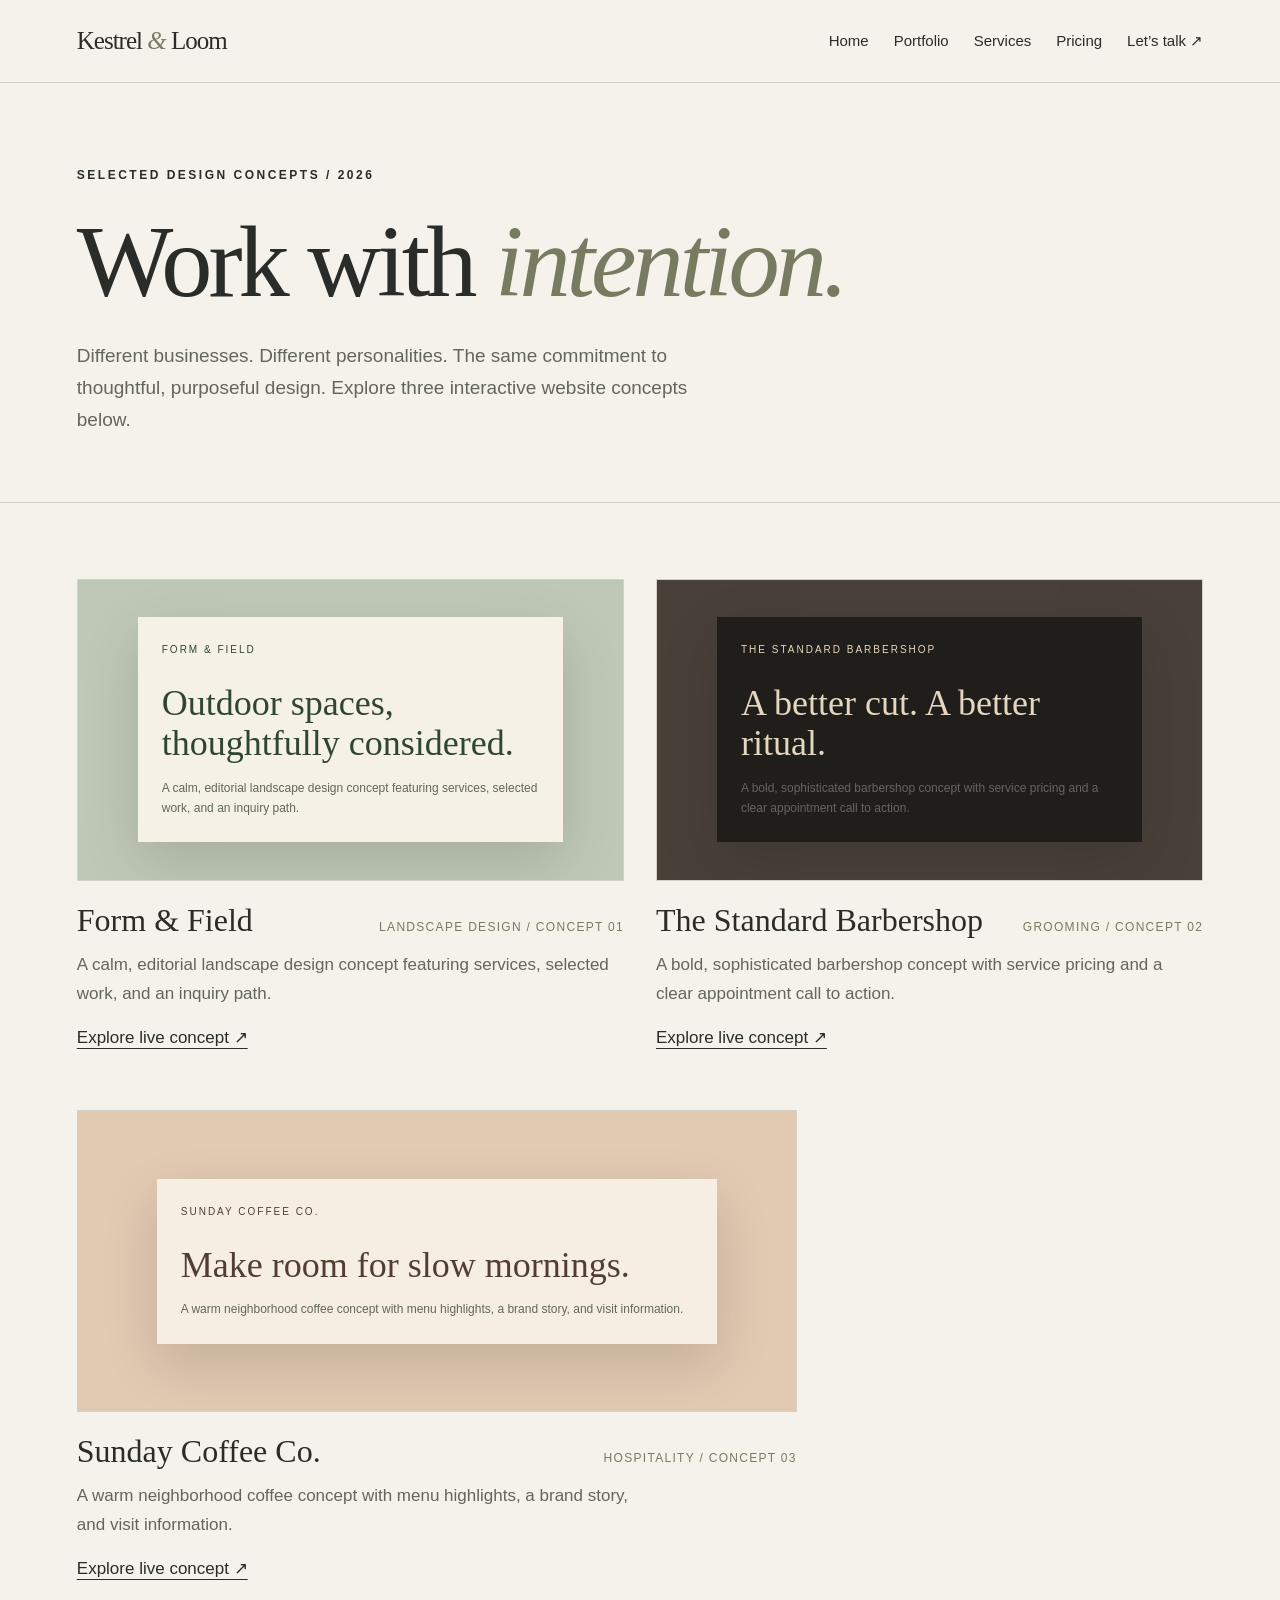
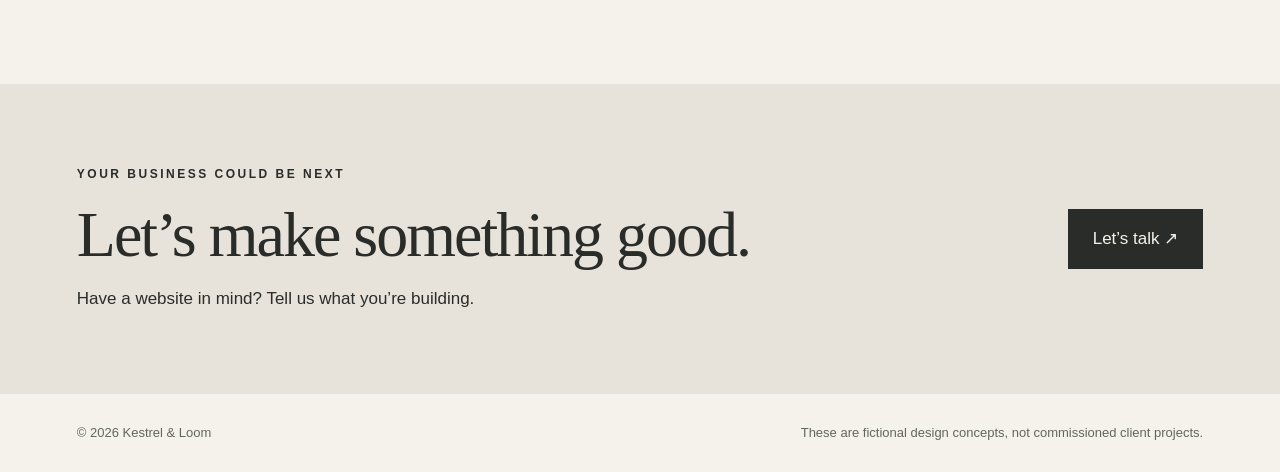
<file: portfolio.html>
<!doctype html><html lang="en"><head><meta charset="utf-8"><meta name="viewport" content="width=device-width,initial-scale=1"><meta name="description" content="Explore website design concepts by Kestrel & Loom."><title>Portfolio — Kestrel &amp; Loom</title><link rel="stylesheet" href="portfolio.css"></head><body>
<header class="brand-header"><div class="wrap"><a class="brand" href="index.html">Kestrel <em>&amp;</em> Loom</a><nav class="brand-nav" aria-label="Main navigation"><a href="index.html">Home</a><a href="portfolio.html" aria-current="page">Portfolio</a><a href="index.html#services">Services</a><a href="index.html#pricing">Pricing</a><a href="index.html#contact">Let’s talk ↗</a></nav></div></header>
<main><section class="hero"><div class="wrap"><p class="eyebrow">Selected design concepts / 2026</p><h1>Work with <em>intention.</em></h1><p class="intro">Different businesses. Different personalities. The same commitment to thoughtful, purposeful design. Explore three interactive website concepts below.</p></div></section>
<section class="wrap project-grid" aria-label="Portfolio projects"><article class="project-card"><a class="preview" href="form-and-field.html" aria-label="Explore Form &amp; Field demo"><div class="preview-inner landscape"><div class="mock"><small>FORM &amp; FIELD</small><h3>Outdoor spaces, thoughtfully considered.</h3><p>A calm, editorial landscape design concept featuring services, selected work, and an inquiry path.</p></div></div></a><div class="project-meta"><h2>Form &amp; Field</h2><span>Landscape design / Concept 01</span></div><p>A calm, editorial landscape design concept featuring services, selected work, and an inquiry path.</p><a class="view" href="form-and-field.html">Explore live concept ↗</a></article><article class="project-card"><a class="preview" href="standard-barbershop.html" aria-label="Explore The Standard Barbershop demo"><div class="preview-inner barber"><div class="mock"><small>THE STANDARD BARBERSHOP</small><h3>A better cut. A better ritual.</h3><p>A bold, sophisticated barbershop concept with service pricing and a clear appointment call to action.</p></div></div></a><div class="project-meta"><h2>The Standard Barbershop</h2><span>Grooming / Concept 02</span></div><p>A bold, sophisticated barbershop concept with service pricing and a clear appointment call to action.</p><a class="view" href="standard-barbershop.html">Explore live concept ↗</a></article><article class="project-card"><a class="preview" href="sunday-coffee.html" aria-label="Explore Sunday Coffee Co. demo"><div class="preview-inner coffee"><div class="mock"><small>SUNDAY COFFEE CO.</small><h3>Make room for slow mornings.</h3><p>A warm neighborhood coffee concept with menu highlights, a brand story, and visit information.</p></div></div></a><div class="project-meta"><h2>Sunday Coffee Co.</h2><span>Hospitality / Concept 03</span></div><p>A warm neighborhood coffee concept with menu highlights, a brand story, and visit information.</p><a class="view" href="sunday-coffee.html">Explore live concept ↗</a></article></section>
<section class="cta"><div class="wrap"><div><p class="eyebrow">Your business could be next</p><h2>Let’s make something good.</h2><p>Have a website in mind? Tell us what you’re building.</p></div><a class="btn" href="index.html#contact">Let’s talk ↗</a></div></section></main><footer><div class="wrap"><span>© 2026 Kestrel &amp; Loom</span><span>These are fictional design concepts, not commissioned client projects.</span></div></footer></body></html>
</file>
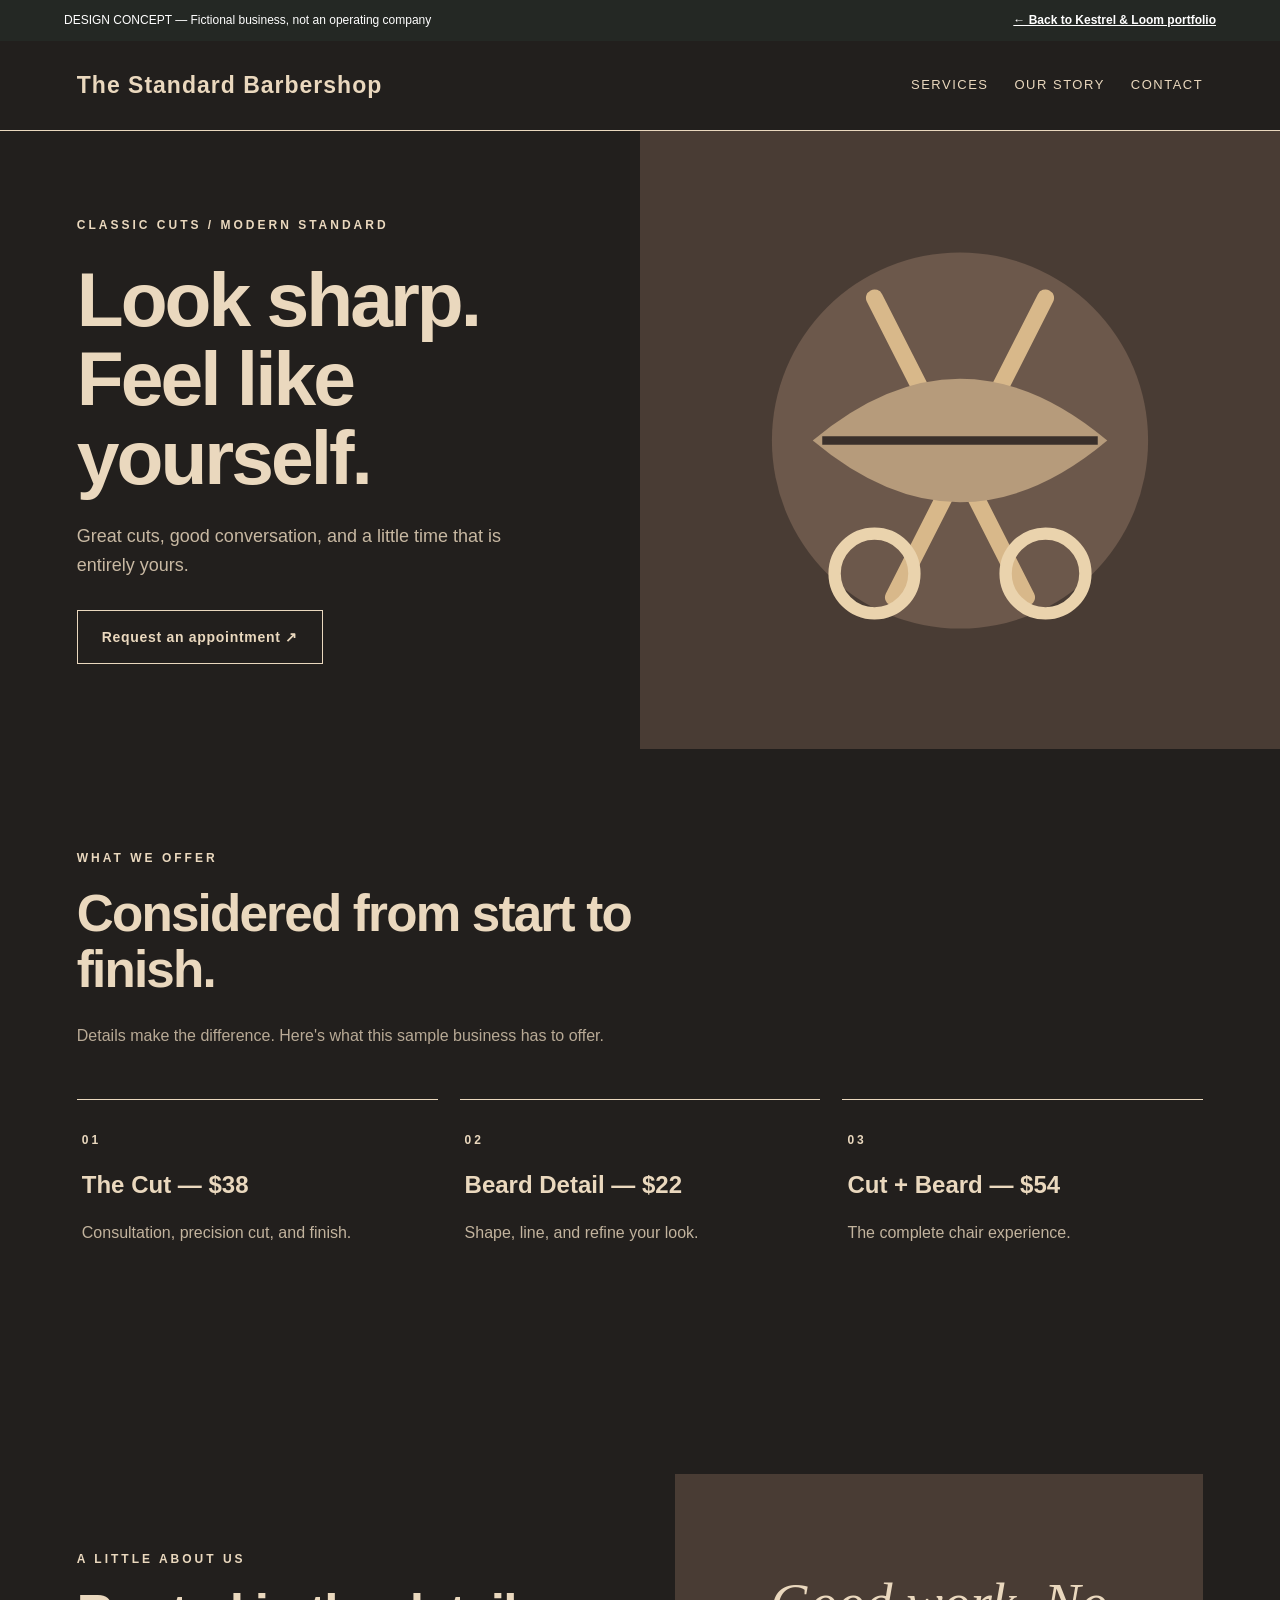
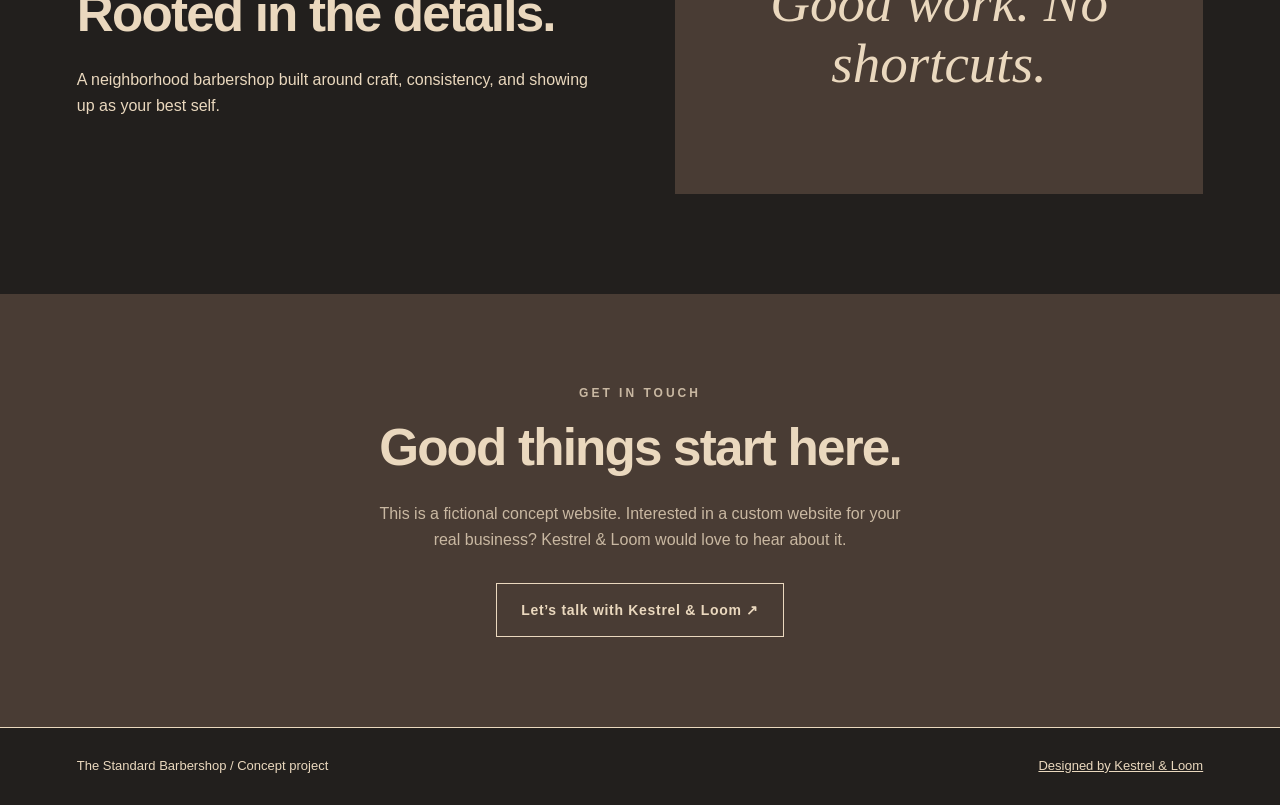
<file: standard-barbershop.html>
<!doctype html><html lang="en"><head><meta charset="utf-8"><meta name="viewport" content="width=device-width,initial-scale=1"><meta name="description" content="The Standard Barbershop — fictional website concept by Kestrel & Loom"><title>The Standard Barbershop — Website Concept</title><link rel="stylesheet" href="demo.css"><style>body{background:#221f1d;color:#ead8be}.hero-art{background:#493c34}.panel{background:#493c34}.closing{background:#493c34}</style></head><body>
<div class="concept"><span>DESIGN CONCEPT — Fictional business, not an operating company</span><a href="portfolio.html">← Back to Kestrel &amp; Loom portfolio</a></div>
<header class="site-header"><div class="container"><a class="wordmark" href="#top">The Standard Barbershop</a><nav aria-label="Demo navigation"><a href="#services">Services</a><a href="#about">Our story</a><a href="#contact">Contact</a></nav></div></header>
<main id="top"><section class="hero"><div class="hero-copy"><p class="eyebrow">CLASSIC CUTS / MODERN STANDARD</p><h1>Look sharp. Feel like yourself.</h1><p>Great cuts, good conversation, and a little time that is entirely yours.</p><a class="action" href="#contact">Request an appointment ↗</a></div><div class="hero-art"><svg viewBox="0 0 600 500" role="img" aria-label="Illustration of classic barber tools"><circle cx="300" cy="250" r="198" fill="#6c584b"/><path d="M210 100L370 415M390 100L230 415" stroke="#d8b88a" stroke-width="18" stroke-linecap="round"/><circle cx="210" cy="390" r="42" fill="none" stroke="#ead3ad" stroke-width="13"/><circle cx="390" cy="390" r="42" fill="none" stroke="#ead3ad" stroke-width="13"/><path d="M145 250Q300 120 455 250Q300 380 145 250" fill="#b69b7b"/><path d="M155 250H445" stroke="#3a302b" stroke-width="9"/></svg></div></section>
<section class="section container" id="services"><div class="section-head"><p class="eyebrow">What we offer</p><h2>Considered from start to finish.</h2><p>Details make the difference. Here's what this sample business has to offer.</p></div><div class="tiles"><article class="tile"><span class="eyebrow">01</span><h3>The Cut — $38</h3><p>Consultation, precision cut, and finish.</p></article><article class="tile"><span class="eyebrow">02</span><h3>Beard Detail — $22</h3><p>Shape, line, and refine your look.</p></article><article class="tile"><span class="eyebrow">03</span><h3>Cut + Beard — $54</h3><p>The complete chair experience.</p></article></div></section>
<section class="section container split" id="about"><div><p class="eyebrow">A little about us</p><h2>Rooted in the details.</h2><p>A neighborhood barbershop built around craft, consistency, and showing up as your best self.</p></div><div class="panel">Good work. No shortcuts.</div></section>
<section class="closing" id="contact"><div class="container"><p class="eyebrow">Get in touch</p><h2>Good things start here.</h2><p>This is a fictional concept website. Interested in a custom website for your real business? Kestrel &amp; Loom would love to hear about it.</p><a class="action" href="index.html#contact">Let’s talk with Kestrel &amp; Loom ↗</a></div></section></main>
<footer class="demo-footer"><div class="container"><span>The Standard Barbershop / Concept project</span><a href="portfolio.html">Designed by Kestrel &amp; Loom</a></div></footer></body></html>
</file>
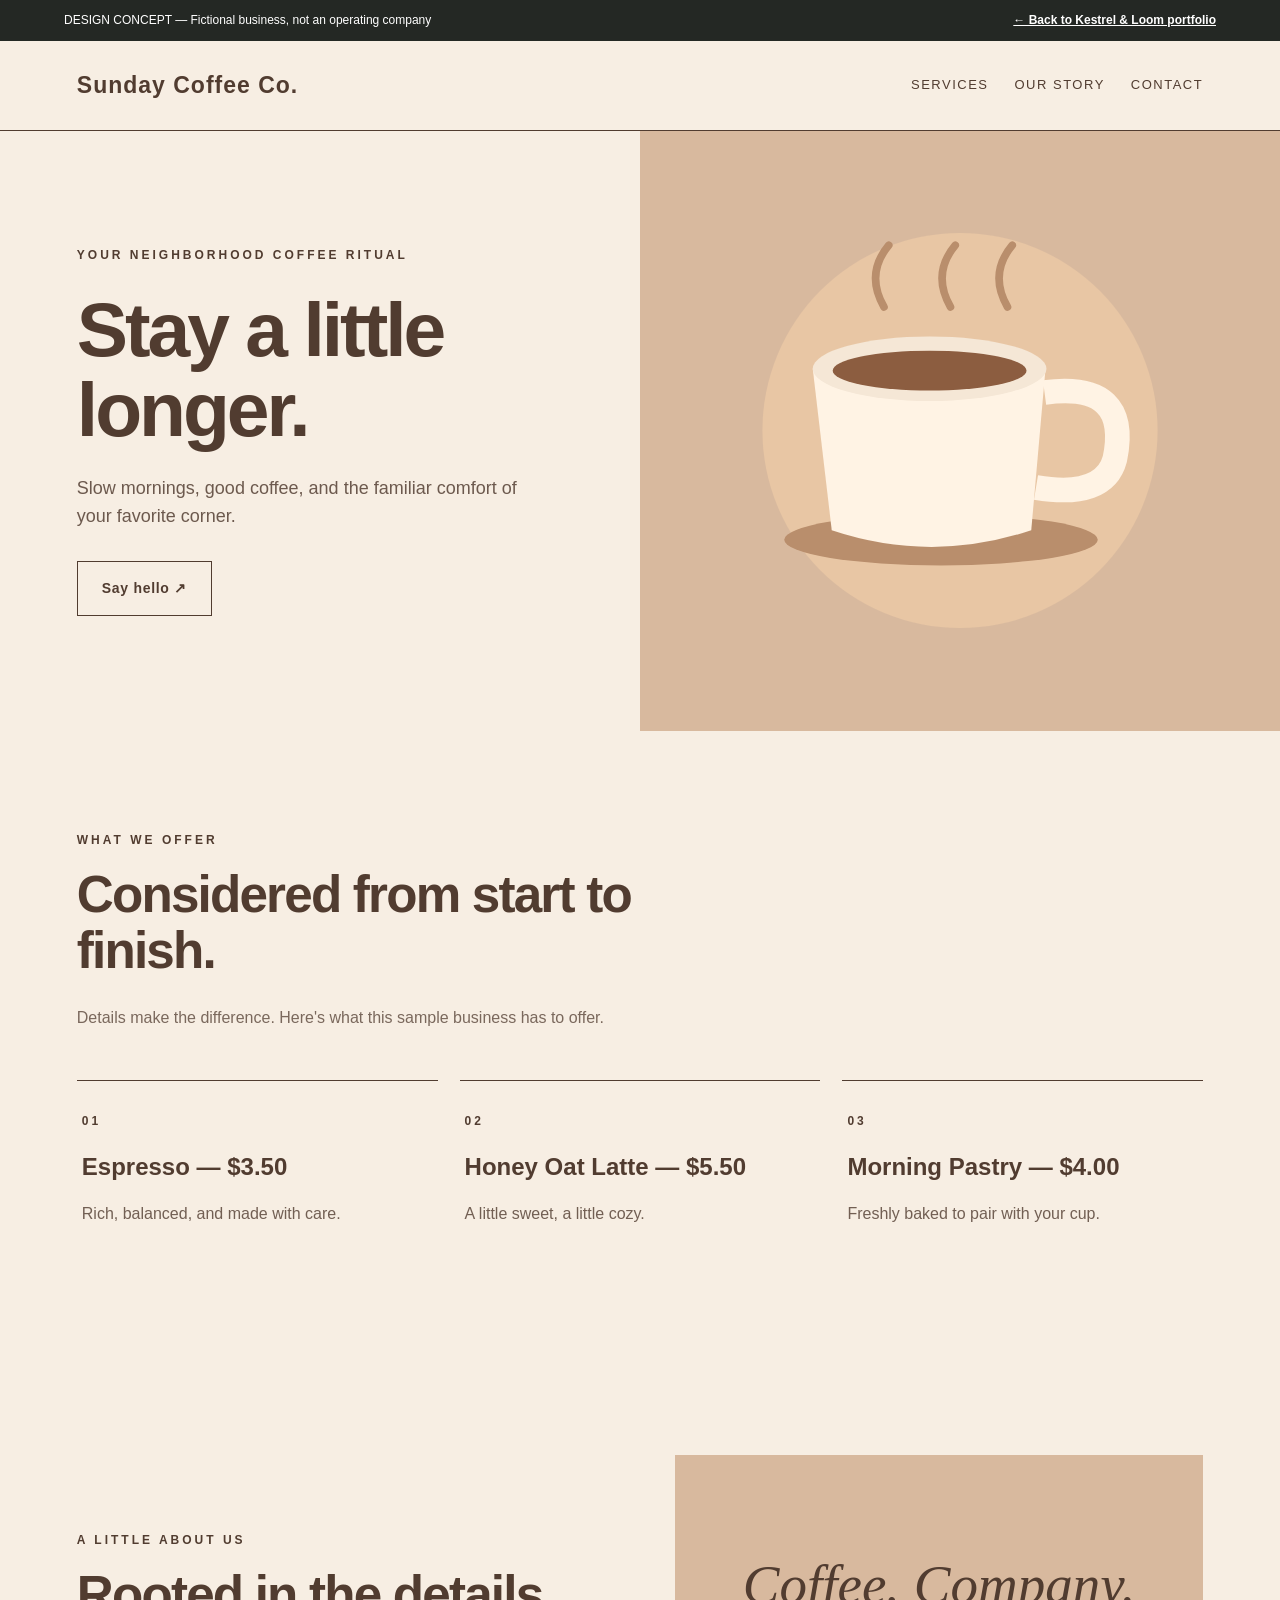
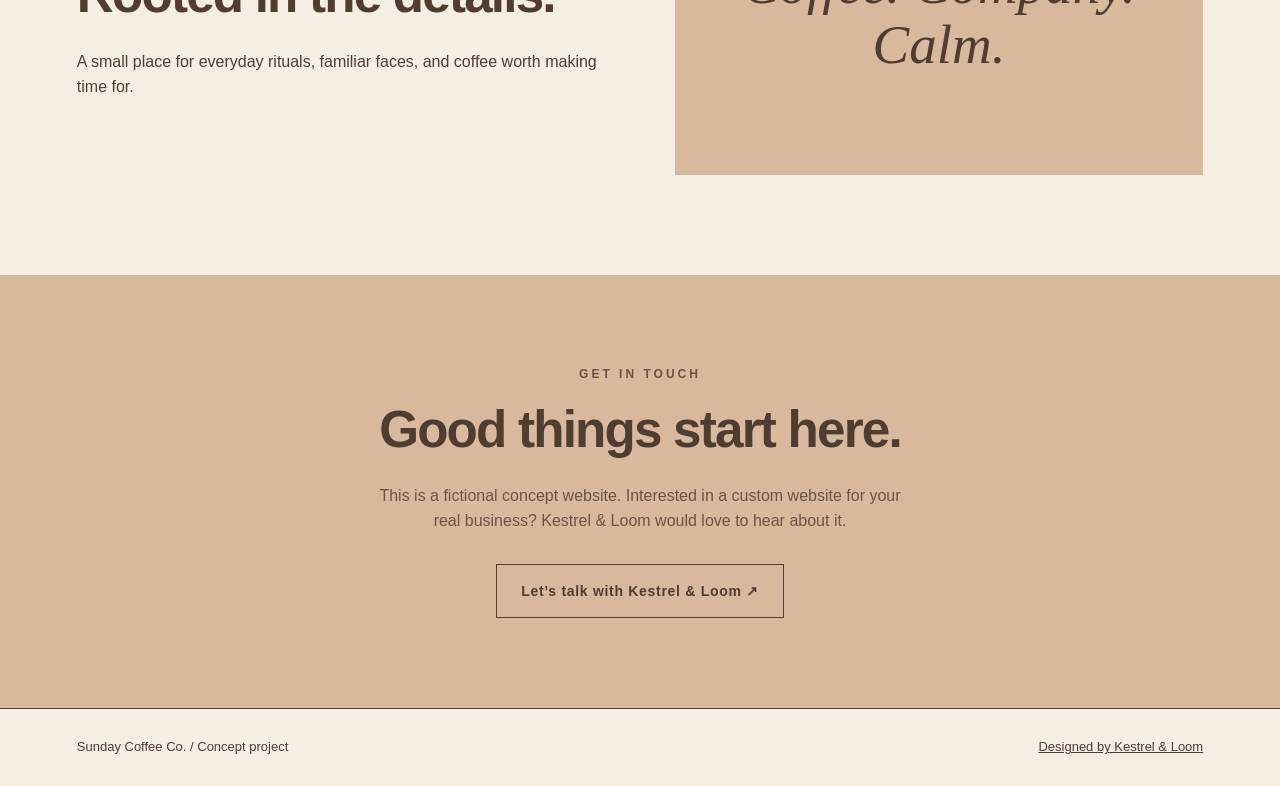
<file: sunday-coffee.html>
<!doctype html><html lang="en"><head><meta charset="utf-8"><meta name="viewport" content="width=device-width,initial-scale=1"><meta name="description" content="Sunday Coffee Co. — fictional website concept by Kestrel & Loom"><title>Sunday Coffee Co. — Website Concept</title><link rel="stylesheet" href="demo.css"><style>body{background:#f7eee3;color:#513c30}.hero-art{background:#d8b99e}.panel{background:#d8b99e}.closing{background:#d8b99e}</style></head><body>
<div class="concept"><span>DESIGN CONCEPT — Fictional business, not an operating company</span><a href="portfolio.html">← Back to Kestrel &amp; Loom portfolio</a></div>
<header class="site-header"><div class="container"><a class="wordmark" href="#top">Sunday Coffee Co.</a><nav aria-label="Demo navigation"><a href="#services">Services</a><a href="#about">Our story</a><a href="#contact">Contact</a></nav></div></header>
<main id="top"><section class="hero"><div class="hero-copy"><p class="eyebrow">YOUR NEIGHBORHOOD COFFEE RITUAL</p><h1>Stay a little longer.</h1><p>Slow mornings, good coffee, and the familiar comfort of your favorite corner.</p><a class="action" href="#contact">Say hello ↗</a></div><div class="hero-art"><svg viewBox="0 0 600 500" role="img" aria-label="Illustration of a warm cup of coffee"><circle cx="300" cy="250" r="208" fill="#e8c6a4"/><ellipse cx="280" cy="365" rx="165" ry="27" fill="#b98e6c"/><path d="M145 185H390L375 355Q270 390 165 355Z" fill="#fff3e4"/><ellipse cx="268" cy="185" rx="123" ry="34" fill="#f5e7d6"/><ellipse cx="268" cy="187" rx="102" ry="21" fill="#8c5d40"/><path d="M389 210Q480 198 463 280Q452 322 380 310" fill="none" stroke="#fff3e4" stroke-width="26"/><path d="M220 120Q200 85 225 55M290 120Q270 85 295 55M350 120Q330 85 355 55" fill="none" stroke="#b98e6c" stroke-width="8" stroke-linecap="round"/></svg></div></section>
<section class="section container" id="services"><div class="section-head"><p class="eyebrow">What we offer</p><h2>Considered from start to finish.</h2><p>Details make the difference. Here's what this sample business has to offer.</p></div><div class="tiles"><article class="tile"><span class="eyebrow">01</span><h3>Espresso — $3.50</h3><p>Rich, balanced, and made with care.</p></article><article class="tile"><span class="eyebrow">02</span><h3>Honey Oat Latte — $5.50</h3><p>A little sweet, a little cozy.</p></article><article class="tile"><span class="eyebrow">03</span><h3>Morning Pastry — $4.00</h3><p>Freshly baked to pair with your cup.</p></article></div></section>
<section class="section container split" id="about"><div><p class="eyebrow">A little about us</p><h2>Rooted in the details.</h2><p>A small place for everyday rituals, familiar faces, and coffee worth making time for.</p></div><div class="panel">Coffee. Company. Calm.</div></section>
<section class="closing" id="contact"><div class="container"><p class="eyebrow">Get in touch</p><h2>Good things start here.</h2><p>This is a fictional concept website. Interested in a custom website for your real business? Kestrel &amp; Loom would love to hear about it.</p><a class="action" href="index.html#contact">Let’s talk with Kestrel &amp; Loom ↗</a></div></section></main>
<footer class="demo-footer"><div class="container"><span>Sunday Coffee Co. / Concept project</span><a href="portfolio.html">Designed by Kestrel &amp; Loom</a></div></footer></body></html>
</file>
<file: demo.css>
*{box-sizing:border-box}html{scroll-behavior:smooth}body{margin:0;font-family:Arial,Helvetica,sans-serif;line-height:1.6}a{color:inherit}
.concept{position:sticky;top:0;z-index:1000;background:#242824;color:white;padding:11px 5%;font-size:12px;display:flex;justify-content:space-between;gap:16px;flex-wrap:wrap}
.concept a{font-weight:700}.container{width:min(1160px,88%);margin:auto}
.site-header{padding:26px 0;border-bottom:1px solid currentColor}.site-header .container{display:flex;align-items:center;justify-content:space-between;gap:24px}
.wordmark{font-size:23px;font-weight:700;letter-spacing:1px;text-decoration:none}.site-header nav{display:flex;gap:26px;font-size:13px;text-transform:uppercase;letter-spacing:1.5px;flex-wrap:wrap}
.site-header nav a{text-decoration:none}.site-header nav a:hover{text-decoration:underline}
.hero{min-height:600px;display:grid;grid-template-columns:1fr 1fr}.hero-copy{padding:85px max(6vw,25px);display:flex;flex-direction:column;align-items:flex-start;justify-content:center}
.eyebrow{text-transform:uppercase;letter-spacing:3px;font-size:12px;font-weight:700}
h1,h2,h3,p{margin:0}h1{font-size:clamp(48px,6vw,91px);line-height:1.03;letter-spacing:-3px;margin:25px 0}h2{font-size:clamp(36px,4vw,60px);line-height:1.1;letter-spacing:-1.8px;margin:17px 0 25px}
.hero-copy>p:not(.eyebrow){max-width:470px;font-size:18px;opacity:.83}
.action{display:inline-block;margin-top:30px;padding:15px 24px;border:1px solid currentColor;text-decoration:none;font-size:14px;font-weight:700;letter-spacing:.7px}
.action:hover{opacity:.7}.hero-art{position:relative;overflow:hidden;display:grid;place-items:center;padding:35px}
.hero-art svg{width:min(100%,580px);height:auto;max-height:520px}
.section{padding:100px 0}.section-head{max-width:700px;margin-bottom:50px}.section-head>p:not(.eyebrow){opacity:.75}
.tiles{display:grid;grid-template-columns:repeat(3,1fr);gap:22px}.tile{border-top:1px solid currentColor;padding:26px 5px;min-height:175px}.tile h3{font-size:24px;margin:15px 0}.tile p{opacity:.8}
.split{display:grid;grid-template-columns:1fr 1fr;gap:70px;align-items:center}.panel{min-height:320px;display:grid;place-items:center;padding:40px;text-align:center;font:italic 55px/1.1 Georgia,serif}
.closing{padding:90px 0;text-align:center}.closing p{max-width:550px;margin:0 auto;opacity:.8}
.demo-footer{padding:28px 0;border-top:1px solid currentColor;font-size:13px}.demo-footer .container{display:flex;justify-content:space-between;gap:20px}
@media(max-width:760px){.site-header .container{align-items:flex-start;flex-direction:column}.site-header nav{gap:15px}.hero{grid-template-columns:1fr;min-height:0}.hero-copy{padding:65px 6%}.hero-art{min-height:320px}.section{padding:65px 0}.tiles,.split{grid-template-columns:1fr}.split{gap:30px}.panel{min-height:250px}.demo-footer .container{flex-direction:column}}
</file>
<file: portfolio.css>
:root{--paper:#f5f2eb;--ink:#292c28;--olive:#777c60;--stone:#e7e3da;--line:#d4d1c6;--muted:#62665b}
*{box-sizing:border-box}html{scroll-behavior:smooth}body{margin:0;background:var(--paper);color:var(--ink);font:17px/1.7 Arial,Helvetica,sans-serif}
a{color:inherit}a:focus-visible,button:focus-visible{outline:2px solid var(--olive);outline-offset:5px}
.wrap{width:min(1180px,88%);margin:auto}.brand-header{padding:27px 0;border-bottom:1px solid var(--line)}
.brand-header .wrap{display:flex;align-items:center;justify-content:space-between;gap:24px}
.brand{font:25px Georgia,serif;letter-spacing:-1px;text-decoration:none;white-space:nowrap}.brand em{color:var(--olive)}
.brand-nav{display:flex;gap:25px;align-items:center;font-size:15px;flex-wrap:wrap}.brand-nav a{text-decoration:none}.brand-nav a:hover{text-decoration:underline}
.eyebrow{font-size:12px;letter-spacing:2.5px;text-transform:uppercase;font-weight:600}
.hero{padding:82px 0 65px;border-bottom:1px solid var(--line)}h1,h2,h3,p{margin:0}
.hero h1{font:clamp(54px,8vw,105px)/1.04 Georgia,serif;letter-spacing:-4px;max-width:850px;margin:24px 0}
.hero h1 em{color:var(--olive);font-weight:400}.intro{color:var(--muted);font-size:19px;max-width:650px}
.project-grid{display:grid;grid-template-columns:repeat(2,minmax(0,1fr));gap:58px 32px;padding:76px 0 100px}
.project-card:nth-child(3){grid-column:1/-1;max-width:720px}
.project-card>a.preview{display:block;text-decoration:none;overflow:hidden;border:1px solid var(--line)}
.project-card>a.preview:hover .preview-inner{transform:scale(1.025)}
.preview-inner{height:300px;display:flex;align-items:center;justify-content:center;position:relative;transition:transform .35s;overflow:hidden}
.preview-inner .mock{width:78%;padding:24px;box-shadow:0 20px 55px #0002;background:#fff}
.mock small{display:block;letter-spacing:2px;font-size:10px}.mock h3{font:36px/1.12 Georgia,serif;margin:25px 0 14px}.mock p{font-size:12px;max-width:240px}
.landscape{background:#bfc8b6}.landscape .mock{background:#f5f1e7;color:#2f4635}
.barber{background:#4a403a}.barber .mock{background:#201e1b;color:#e5d6bf}
.coffee{background:#e1c9b2}.coffee .mock{background:#f7eee3;color:#513e31}
.project-meta{display:flex;justify-content:space-between;gap:15px;align-items:baseline;margin:21px 0 12px}
.project-meta h2{font:32px Georgia,serif}.project-meta span{font-size:12px;letter-spacing:1.3px;text-transform:uppercase;color:var(--olive)}
.project-card p{color:var(--muted);max-width:560px}.project-card .view{display:inline-block;margin-top:15px;text-underline-offset:5px}
.cta{background:var(--stone);padding:80px 0}.cta .wrap{display:flex;justify-content:space-between;align-items:center;gap:30px}
.cta h2{font:clamp(40px,5vw,67px)/1.1 Georgia,serif;letter-spacing:-2px;margin:15px 0}
.btn{display:inline-flex;background:var(--ink);color:var(--paper);padding:16px 25px;text-decoration:none;white-space:nowrap}.btn:hover{background:#4c5343}
footer{padding:28px 0;font-size:13px;color:var(--muted)}footer .wrap{display:flex;justify-content:space-between;gap:20px}
@media(max-width:720px){.brand-header .wrap{align-items:flex-start;flex-direction:column}.brand-nav{gap:16px;font-size:14px}.hero{padding:55px 0}.hero h1{letter-spacing:-2px}.project-grid{grid-template-columns:1fr;padding:50px 0}.project-card:nth-child(3){grid-column:auto}.preview-inner{height:260px}.cta .wrap{align-items:flex-start;flex-direction:column}}
</file>
